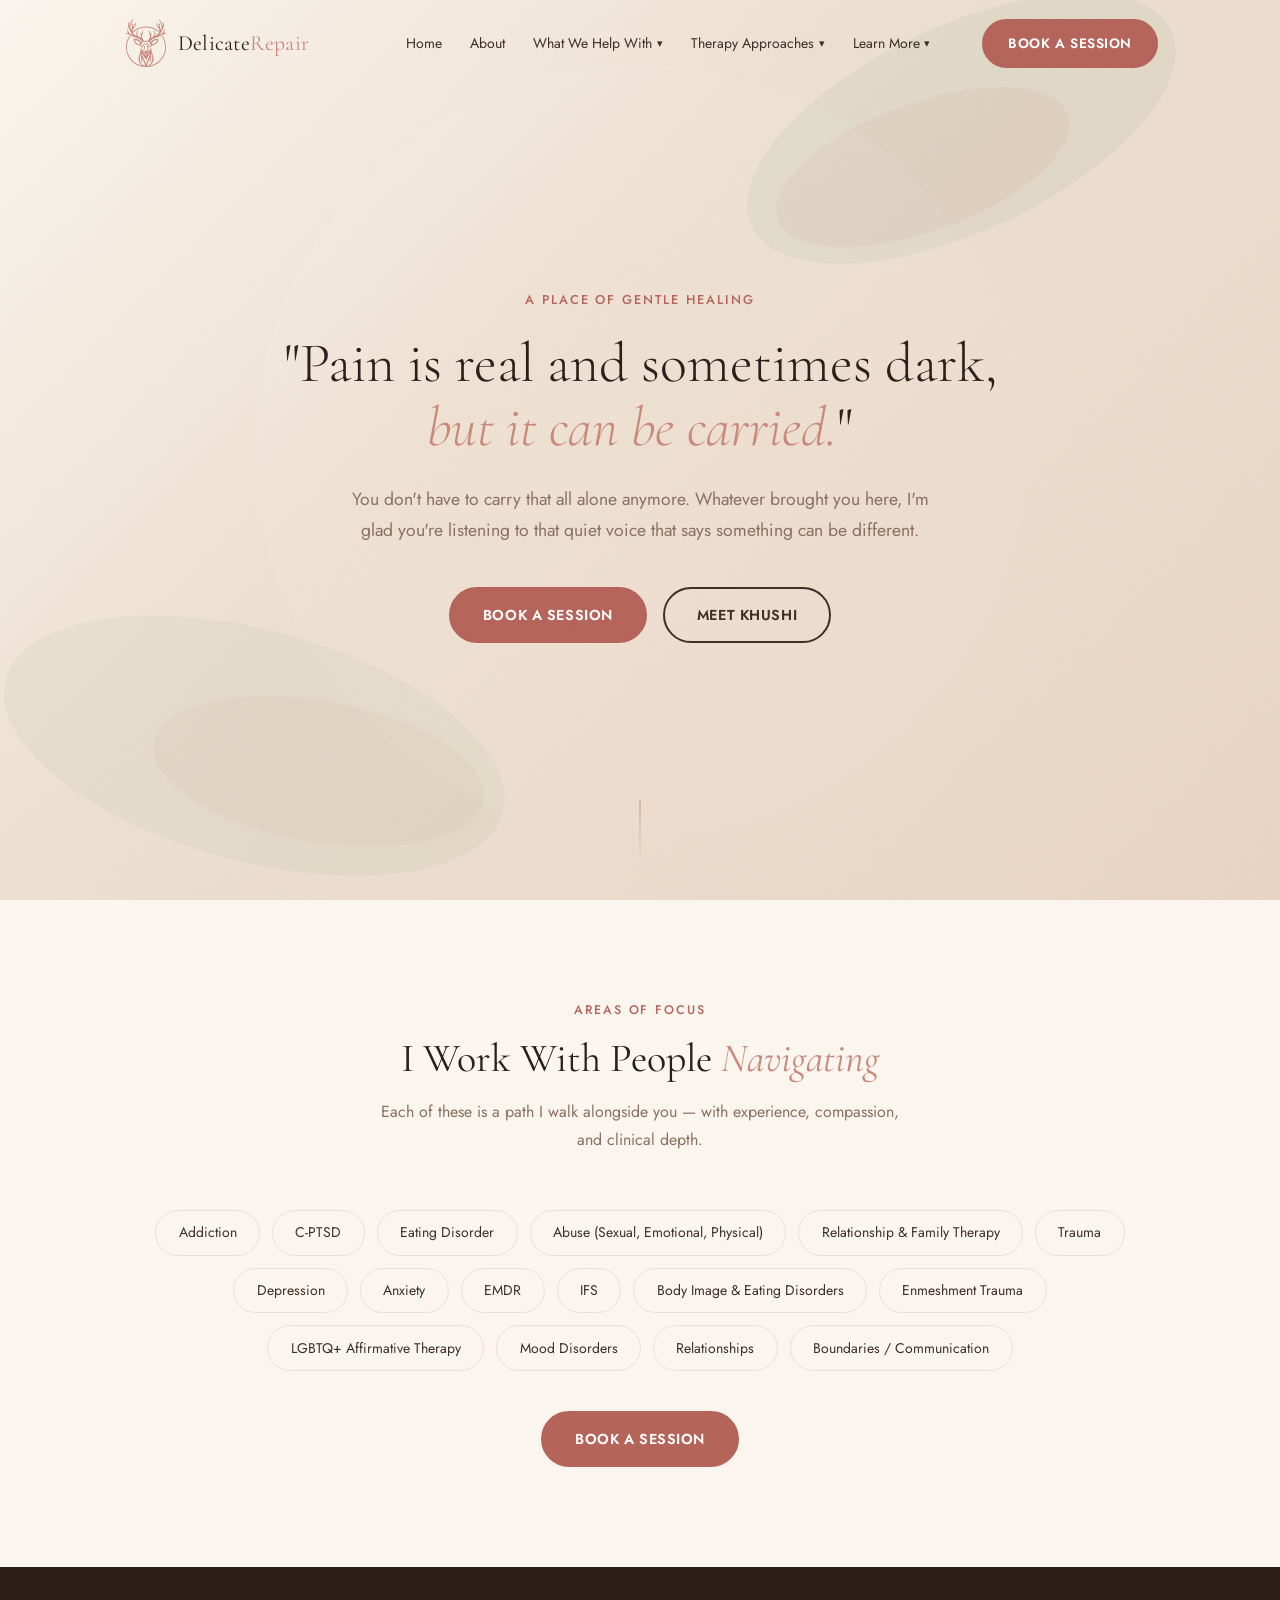
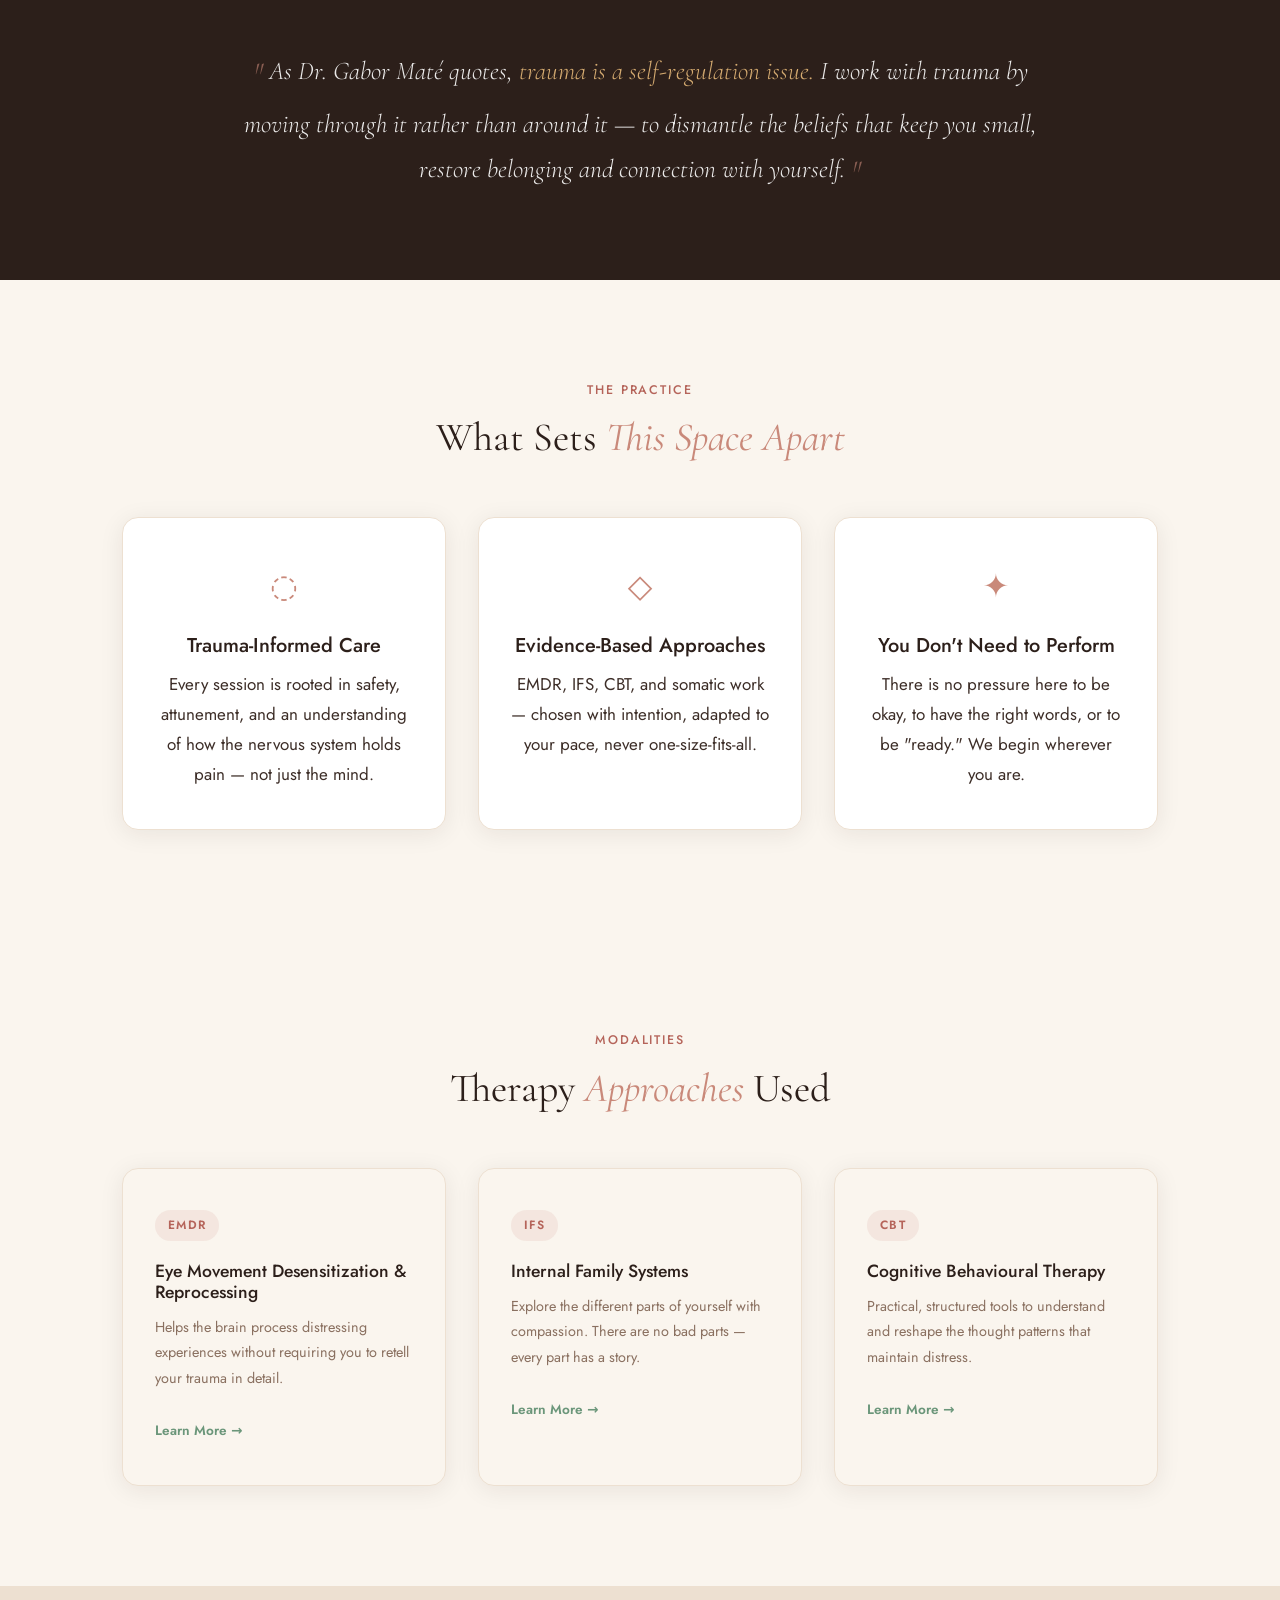
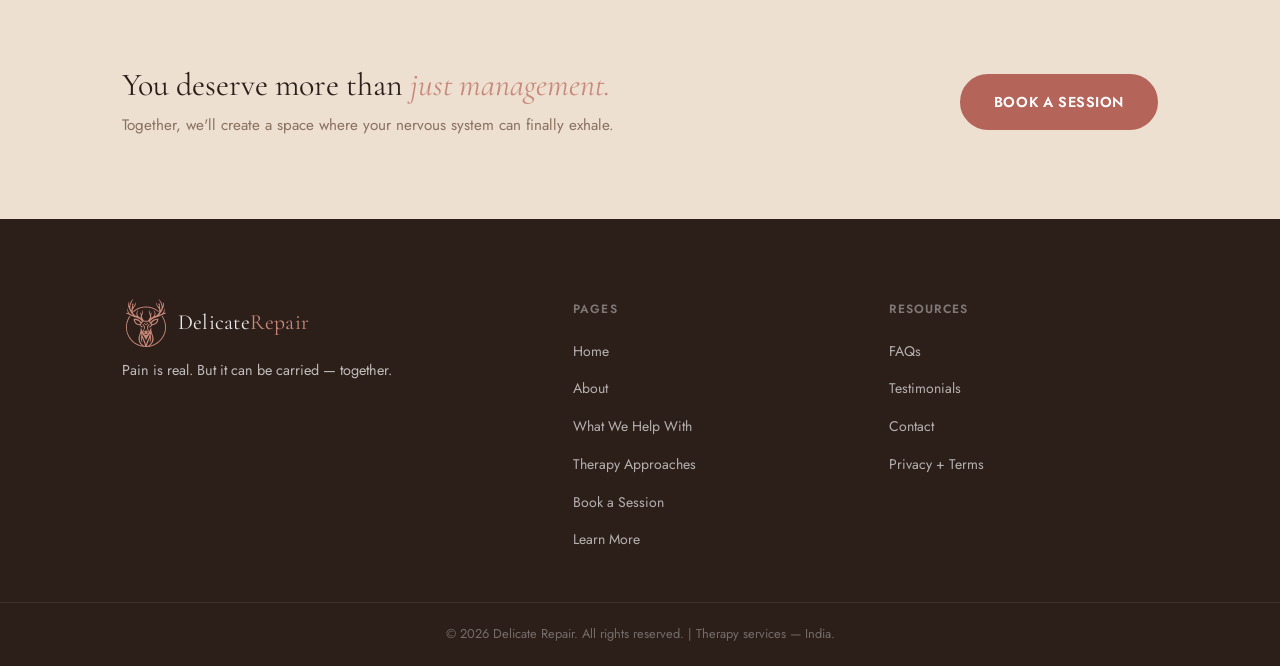
<file: index.html>
<!doctype html>
<html lang="en">
  <head>
    <meta charset="UTF-8" />
    <meta name="viewport" content="width=device-width, initial-scale=1.0" />
    <title>Delicate Repair — Compassionate Therapy by Khushi</title>
    <meta name="description" content="Delicate Repair is a private therapy practice by Khushi — a trauma-informed therapist based in India. Individual, couples, and family therapy rooted in compassion and healing." />
    <link rel="preconnect" href="https://fonts.googleapis.com" />
    <link rel="preconnect" href="https://fonts.gstatic.com" crossorigin />
    <link href="https://fonts.googleapis.com/css2?family=Cormorant+Garamond:ital,wght@0,300;0,400;0,500;0,600;1,300;1,400;1,500&family=Jost:wght@300;400;500;600&display=swap" rel="stylesheet" />
    <link rel="stylesheet" href="style.css" />
  </head>
  <body>
    <div class="grain-overlay" aria-hidden="true"></div>

    <!-- NAVBAR -->
    <nav class="navbar" id="navbar">
      <div class="nav-container">
        <a href="./index.html" class="nav-logo">
          <img src="./logo2.svg" alt="Delicate Repair Logo" class="logo-mark" />
          <span class="logo-text">Delicate<em>Repair</em></span>
        </a>
        <ul class="nav-links" id="nav-links">
          <li><a href="./index.html">Home</a></li>
          <li><a href="./about.html">About</a></li>
          <li class="has-dropdown">
            <a href="./specialties.html">What We Help With <span class="dropdown-arrow">▾</span></a>
            <ul class="dropdown">
              <li><a href="./specialties/trauma.html">Trauma</a></li>
              <li><a href="./specialties/anxiety.html">Anxiety</a></li>
              <li><a href="./specialties/depression.html">Depression</a></li>
              <li><a href="./specialties/eating-disorders.html">Eating Disorders</a></li>
              <li><a href="./specialties/addiction.html">Addiction</a></li>
              <li><a href="./specialties/couples-therapy.html">Couples Therapy</a></li>
              <li><a href="./specialties.html">All Specialties →</a></li>
            </ul>
          </li>
          <li class="has-dropdown">
            <a href="./approaches.html">Therapy Approaches <span class="dropdown-arrow">▾</span></a>
            <ul class="dropdown">
              <li><a href="./approaches/emdr.html">EMDR</a></li>
              <li><a href="./approaches/ifs.html">Internal Family Systems</a></li>
            </ul>
          </li>
          <li class="has-dropdown">
            <a href="./learn.html">Learn More <span class="dropdown-arrow">▾</span></a>
            <ul class="dropdown">
              <li><a href="/learn.html#faqs">FAQs</a></li>
              <li><a href="/learn.html#testimonials">Testimonials</a></li>
              <li><a href="/learn.html#contact">Contact</a></li>
            </ul>
          </li>
        </ul>
        <a href="./book.html" class="btn-primary nav-cta">Book a Session</a>
        <button class="hamburger" id="hamburger" aria-label="Toggle menu">
          <span></span><span></span><span></span>
        </button>
      </div>
    </nav>

    <!-- HERO -->
    <section class="hero" id="home">
      <div class="hero-bg">
        <div class="hero-gradient"></div>
        <div class="hero-botanical" aria-hidden="true">
          <svg viewBox="0 0 800 700" fill="none" xmlns="http://www.w3.org/2000/svg" class="hero-svg">
            <ellipse cx="650" cy="100" rx="180" ry="80" fill="#8FAF8E" opacity="0.12" transform="rotate(-25 650 100)"/>
            <ellipse cx="620" cy="130" rx="120" ry="50" fill="#C9897A" opacity="0.10" transform="rotate(-20 620 130)"/>
            <ellipse cx="100" cy="580" rx="200" ry="90" fill="#8FAF8E" opacity="0.10" transform="rotate(15 100 580)"/>
            <ellipse cx="150" cy="600" rx="130" ry="55" fill="#C9897A" opacity="0.08" transform="rotate(10 150 600)"/>
            <circle cx="400" cy="350" r="300" fill="#FAF5EE" opacity="0.04"/>
          </svg>
        </div>
      </div>
      <div class="hero-content fade-in">
        <p class="hero-eyebrow">A place of gentle healing</p>
        <h1 class="hero-title">"Pain is real and sometimes dark, <em>but it can be carried.</em>"</h1>
        <p class="hero-sub">
          You don't have to carry that all alone anymore. Whatever brought you here, I'm glad you're listening to that quiet voice that says something can be different.
        </p>
        <div class="hero-actions">
          <a href="./book.html" class="btn-primary">Book a Session</a>
          <a href="./about.html" class="btn-ghost">Meet Khushi</a>
        </div>
      </div>
      <a href="#works-with" class="scroll-indicator" aria-label="Scroll down">
        <span class="scroll-line"></span>
      </a>
    </section>

    <!-- WORKS WITH -->
    <section class="section works-with" id="works-with">
      <div class="container">
        <div class="section-header fade-in">
          <p class="section-eyebrow">Areas of Focus</p>
          <h2 class="section-title">I Work With People <em>Navigating</em></h2>
          <p class="section-sub">Each of these is a path I walk alongside you — with experience, compassion, and clinical depth.</p>
        </div>
        <div class="pills-grid fade-in" style="--delay:0.2s">
          <a href="./specialties/addiction.html" class="pill-tag">Addiction</a>
          <a href="/specialties/c-ptsd.html" class="pill-tag">C-PTSD</a>
          <a href="./specialties/eating-disorders.html" class="pill-tag">Eating Disorder</a>
          <a href="./specialties/abuse.html" class="pill-tag">Abuse (Sexual, Emotional, Physical)</a>
          <a href="./specialties/relationships.html" class="pill-tag">Relationship & Family Therapy</a>
          <a href="./specialties/trauma.html" class="pill-tag">Trauma</a>
          <a href="./specialties/depression.html" class="pill-tag">Depression</a>
          <a href="./specialties/anxiety.html" class="pill-tag">Anxiety</a>
          <a href="./approaches/emdr.html" class="pill-tag">EMDR</a>
          <a href="./approaches/ifs.html" class="pill-tag">IFS</a>
          <a href="./specialties/eating-disorders.html" class="pill-tag">Body Image & Eating Disorders</a>
          <a href="./specialties/enmeshment-trauma.html" class="pill-tag">Enmeshment Trauma</a>
          <a href="./specialties/lgbtq.html" class="pill-tag">LGBTQ+ Affirmative Therapy</a>
          <a href="./specialties/mood-disorders.html" class="pill-tag">Mood Disorders</a>
          <a href="./specialties/relationships.html" class="pill-tag">Relationships</a>
          <a href="./specialties/boundaries.html" class="pill-tag">Boundaries / Communication</a>
        </div>
        <div class="section-cta fade-in" style="--delay:0.35s">
          <a href="./book.html" class="btn-primary">Book a Session</a>
        </div>
      </div>
    </section>

    <!-- PHILOSOPHY QUOTE BAND -->
    <section class="quote-band">
      <div class="container">
        <blockquote class="pull-quote fade-in">
          <span class="quote-mark">"</span>
          As Dr. Gabor Maté quotes, <em>trauma is a self-regulation issue.</em> I work with trauma by moving through it rather than around it — to dismantle the beliefs that keep you small, restore belonging and connection with yourself.
          <span class="quote-mark">"</span>
        </blockquote>
      </div>
    </section>

    <!-- THREE PILLARS -->
    <section class="section pillars">
      <div class="container">
        <div class="section-header fade-in">
          <p class="section-eyebrow">The Practice</p>
          <h2 class="section-title">What Sets <em>This Space Apart</em></h2>
        </div>
        <div class="pillars-grid">
          <div class="pillar-card fade-in">
            <div class="pillar-icon">◌</div>
            <h3>Trauma-Informed Care</h3>
            <p>Every session is rooted in safety, attunement, and an understanding of how the nervous system holds pain — not just the mind.</p>
          </div>
          <div class="pillar-card fade-in" style="--delay:0.15s">
            <div class="pillar-icon">◇</div>
            <h3>Evidence-Based Approaches</h3>
            <p>EMDR, IFS, CBT, and somatic work — chosen with intention, adapted to your pace, never one-size-fits-all.</p>
          </div>
          <div class="pillar-card fade-in" style="--delay:0.3s">
            <div class="pillar-icon">✦</div>
            <h3>You Don't Need to Perform</h3>
            <p>There is no pressure here to be okay, to have the right words, or to be "ready." We begin wherever you are.</p>
          </div>
        </div>
      </div>
    </section>

    <!-- APPROACHES TEASER -->
    <section class="section approaches-teaser">
      <div class="container">
        <div class="section-header fade-in">
          <p class="section-eyebrow">Modalities</p>
          <h2 class="section-title">Therapy <em>Approaches</em> Used</h2>
        </div>
        <div class="approach-cards">
          <a href="./approaches/emdr.html" class="approach-card fade-in">
            <span class="approach-abbr">EMDR</span>
            <h3>Eye Movement Desensitization & Reprocessing</h3>
            <p>Helps the brain process distressing experiences without requiring you to retell your trauma in detail.</p>
            <span class="approach-link">Learn More →</span>
          </a>
          <a href="./approaches/ifs.html" class="approach-card fade-in" style="--delay:0.15s">
            <span class="approach-abbr">IFS</span>
            <h3>Internal Family Systems</h3>
            <p>Explore the different parts of yourself with compassion. There are no bad parts — every part has a story.</p>
            <span class="approach-link">Learn More →</span>
          </a>
          <a href="./specialties.html" class="approach-card fade-in" style="--delay:0.3s">
            <span class="approach-abbr">CBT</span>
            <h3>Cognitive Behavioural Therapy</h3>
            <p>Practical, structured tools to understand and reshape the thought patterns that maintain distress.</p>
            <span class="approach-link">Learn More →</span>
          </a>
        </div>
      </div>
    </section>

    <!-- CTA BAND -->
    <section class="cta-band fade-in">
      <div class="container cta-band-inner">
        <div>
          <h2 class="cta-band-title">You deserve more than <em>just management.</em></h2>
          <p class="cta-band-sub">Together, we'll create a space where your nervous system can finally exhale.</p>
        </div>
        <a href="./book.html" class="btn-primary">Book a Session</a>
      </div>
    </section>

    <!-- FOOTER -->
    <footer class="footer">
      <div class="container footer-inner">
        <div class="footer-brand">
          <a href="./index.html" class="nav-logo">
            <img src="./logo2.svg" alt="Delicate Repair Logo" class="logo-mark" />
            <span class="logo-text">Delicate<em>Repair</em></span>
          </a>
          <p class="footer-tagline">Pain is real. But it can be carried — together.</p>
        </div>
        <div class="footer-col">
          <p class="footer-col-title">Pages</p>
          <ul>
            <li><a href="./index.html">Home</a></li>
            <li><a href="./about.html">About</a></li>
            <li><a href="./specialties.html">What We Help With</a></li>
            <li><a href="./approaches.html">Therapy Approaches</a></li>
            <li><a href="./book.html">Book a Session</a></li>
            <li><a href="./learn.html">Learn More</a></li>
          </ul>
        </div>
        <div class="footer-col">
          <p class="footer-col-title">Resources</p>
          <ul>
            <li><a href="/learn.html#faqs">FAQs</a></li>
            <li><a href="/learn.html#testimonials">Testimonials</a></li>
            <li><a href="/learn.html#contact">Contact</a></li>
            <li><a href="/learn.html#privacy">Privacy + Terms</a></li>
          </ul>
        </div>
      </div>
      <div class="footer-bottom">
        <p>© 2026 Delicate Repair. All rights reserved. | Therapy services — India.</p>
      </div>
    </footer>

    <script src="script.js"></script>
  </body>
</html>
</file>
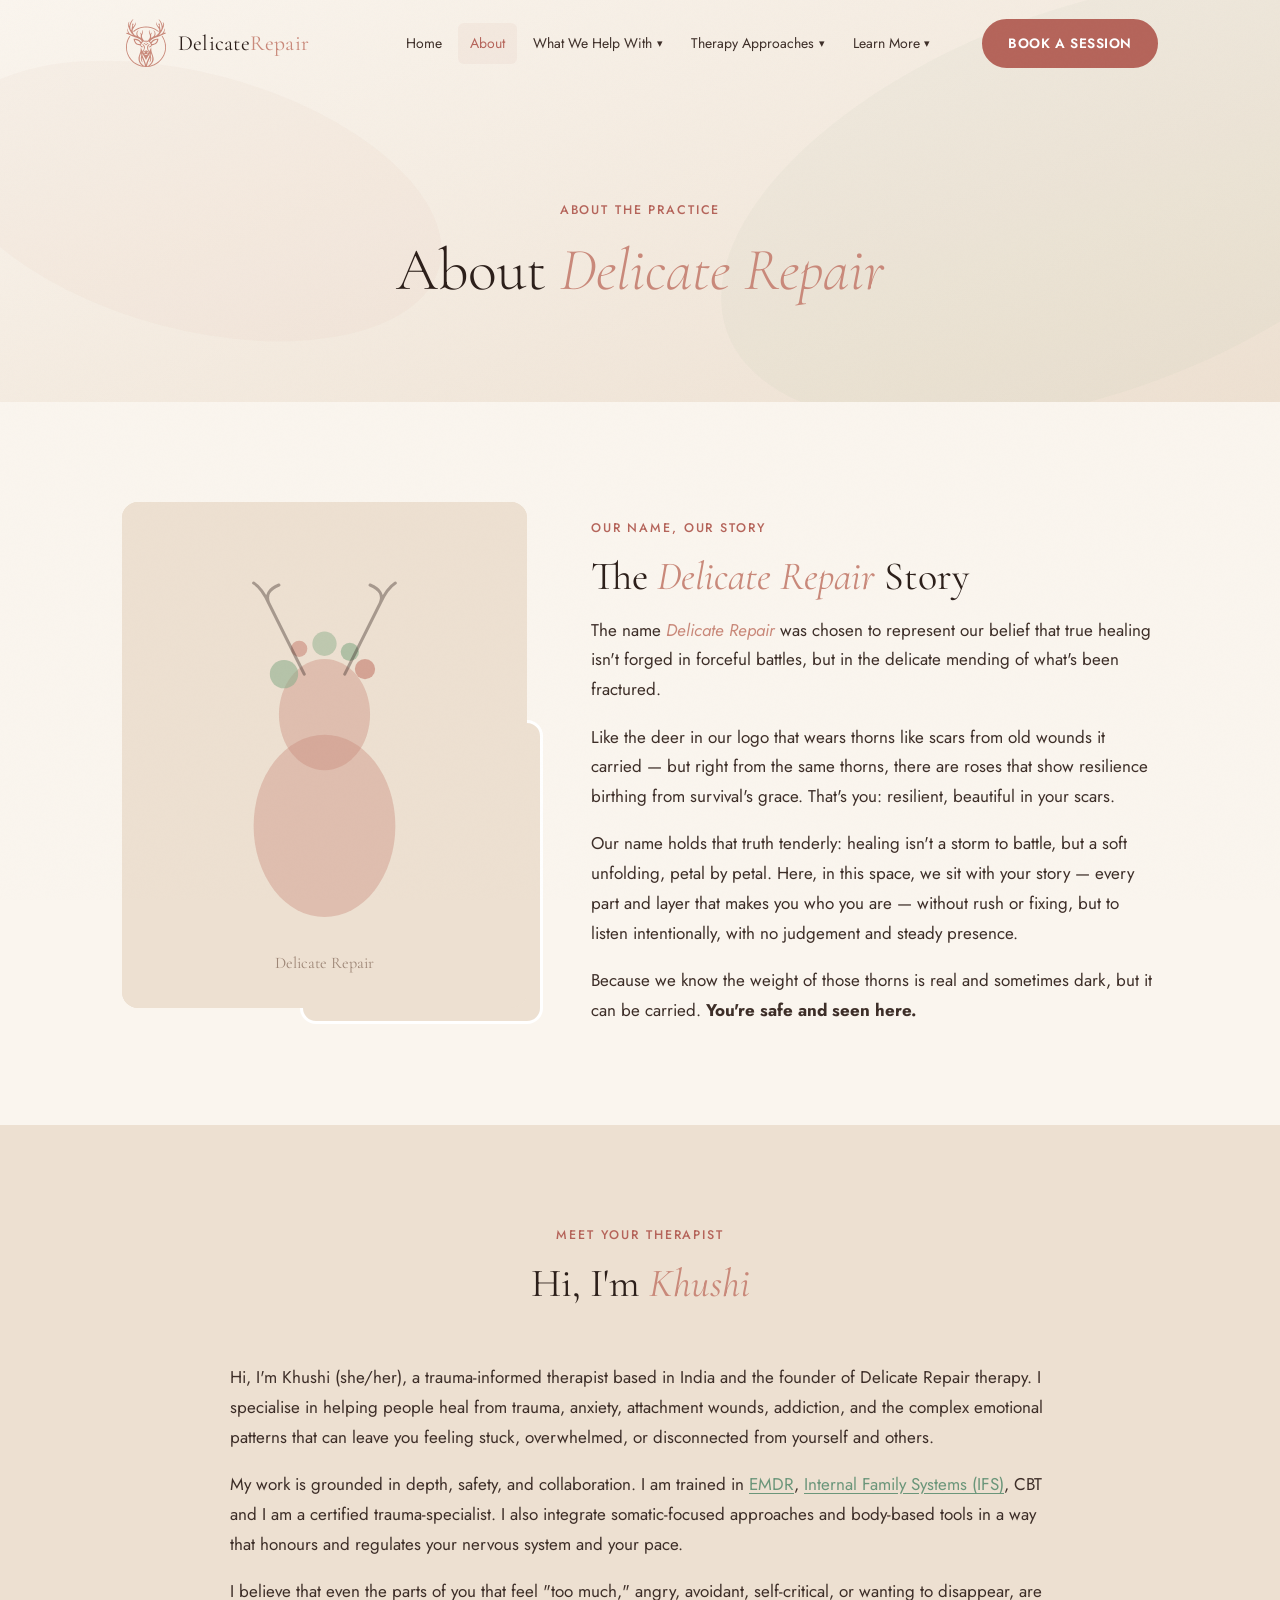
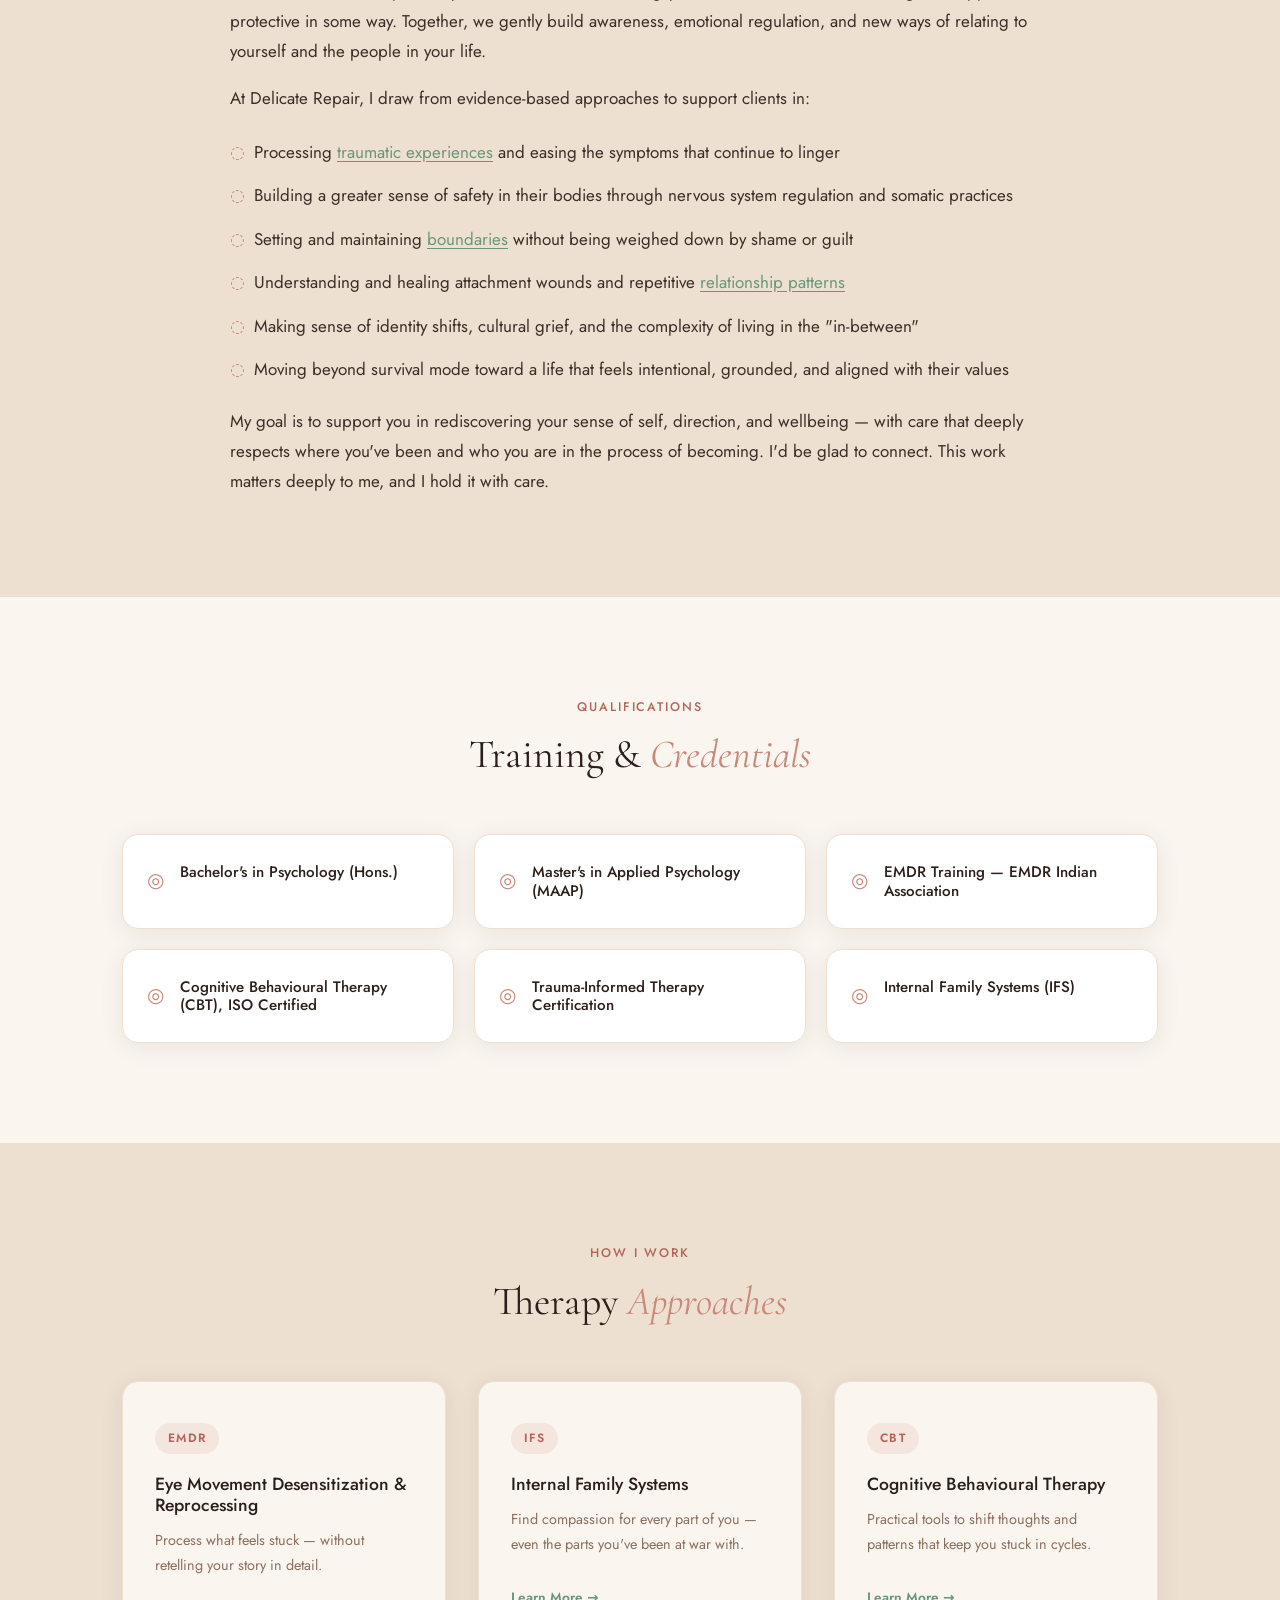
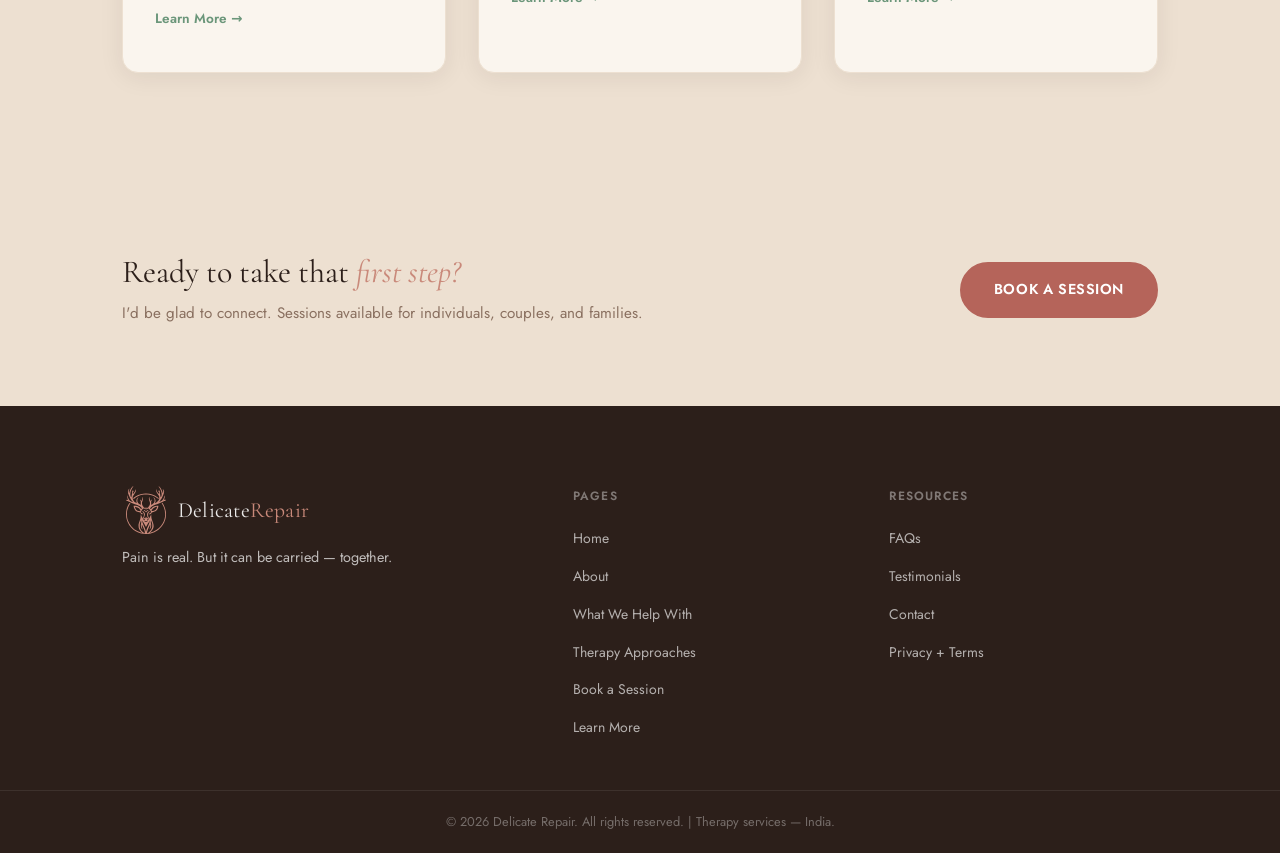
<file: about.html>
<!doctype html>
<html lang="en">
  <head>
    <meta charset="UTF-8" />
    <meta name="viewport" content="width=device-width, initial-scale=1.0" />
    <title>About Khushi — Delicate Repair</title>
    <meta name="description" content="Meet Khushi, a trauma-informed therapist and founder of Delicate Repair. Trained in EMDR, IFS, and CBT — based in India." />
    <link rel="preconnect" href="https://fonts.googleapis.com" />
    <link rel="preconnect" href="https://fonts.gstatic.com" crossorigin />
    <link href="https://fonts.googleapis.com/css2?family=Cormorant+Garamond:ital,wght@0,300;0,400;0,500;0,600;1,300;1,400;1,500&family=Jost:wght@300;400;500;600&display=swap" rel="stylesheet" />
    <link rel="stylesheet" href="./style.css" />
  </head>
  <body>
    <div class="grain-overlay" aria-hidden="true"></div>
    <nav class="navbar" id="navbar">
      <div class="nav-container">
        <a href="./index.html" class="nav-logo"><img src="/logo2.svg" alt="Delicate Repair Logo" class="logo-mark" /><span class="logo-text">Delicate<em>Repair</em></span></a>
        <ul class="nav-links" id="nav-links">
          <li><a href="./index.html">Home</a></li>
          <li><a href="./about.html" class="active">About</a></li>
          <li class="has-dropdown"><a href="./specialties.html">What We Help With <span class="dropdown-arrow">▾</span></a>
            <ul class="dropdown">
              <li><a href="./specialties/trauma.html">Trauma</a></li>
              <li><a href="./specialties/anxiety.html">Anxiety</a></li>
              <li><a href="./specialties/depression.html">Depression</a></li>
              <li><a href="./specialties/eating-disorders.html">Eating Disorders</a></li>
              <li><a href="./specialties/addiction.html">Addiction</a></li>
              <li><a href="./specialties/couples-therapy.html">Couples Therapy</a></li>
              <li><a href="./specialties.html">All Specialties →</a></li>
            </ul>
          </li>
          <li class="has-dropdown"><a href="./approaches.html">Therapy Approaches <span class="dropdown-arrow">▾</span></a>
            <ul class="dropdown">
              <li><a href="./approaches/emdr.html">EMDR</a></li>
              <li><a href="./approaches/ifs.html">Internal Family Systems</a></li>
            </ul>
          </li>
          <li class="has-dropdown"><a href="./learn.html">Learn More <span class="dropdown-arrow">▾</span></a>
            <ul class="dropdown">
              <li><a href="/learn.html#faqs">FAQs</a></li>
              <li><a href="/learn.html#testimonials">Testimonials</a></li>
              <li><a href="/learn.html#contact">Contact</a></li>
            </ul>
          </li>
        </ul>
        <a href="./book.html" class="btn-primary nav-cta">Book a Session</a>
        <button class="hamburger" id="hamburger" aria-label="Toggle menu"><span></span><span></span><span></span></button>
      </div>
    </nav>

    <!-- PAGE HERO -->
    <section class="page-hero">
      <div class="container">
        <p class="section-eyebrow fade-in">About the Practice</p>
        <h1 class="page-hero-title fade-in" style="--delay:0.1s">About <em>Delicate Repair</em></h1>
      </div>
    </section>

    <!-- BRAND STORY -->
    <section class="section brand-story">
      <div class="container about-container">
        <div class="about-image fade-in">
          <div class="about-img-placeholder">
            <svg viewBox="0 0 400 500" fill="none" xmlns="http://www.w3.org/2000/svg">
              <rect width="400" height="500" fill="#EDE0D1"/>
              <!-- Deer silhouette (simplified) -->
              <ellipse cx="200" cy="320" rx="70" ry="90" fill="#C9897A" opacity="0.4"/>
              <ellipse cx="200" cy="210" rx="45" ry="55" fill="#C9897A" opacity="0.4"/>
              <!-- Thorns/roses -->
              <circle cx="160" cy="170" r="14" fill="#8FAF8E" opacity="0.6"/>
              <circle cx="240" cy="165" r="10" fill="#C9897A" opacity="0.7"/>
              <circle cx="200" cy="140" r="12" fill="#8FAF8E" opacity="0.5"/>
              <circle cx="175" cy="145" r="8" fill="#C9897A" opacity="0.6"/>
              <circle cx="225" cy="148" r="9" fill="#8FAF8E" opacity="0.65"/>
              <!-- Antlers -->
              <path d="M180 170 Q160 130 145 100 M145 100 Q138 85 130 80 M145 100 Q140 88 155 82" stroke="#3D2E28" stroke-width="3" stroke-linecap="round" fill="none" opacity="0.4"/>
              <path d="M220 170 Q240 130 255 100 M255 100 Q262 85 270 80 M255 100 Q260 88 245 82" stroke="#3D2E28" stroke-width="3" stroke-linecap="round" fill="none" opacity="0.4"/>
              <text x="200" y="460" text-anchor="middle" font-family="Cormorant Garamond" font-size="16" fill="#8A7060" opacity="0.8">Delicate Repair</text>
            </svg>
          </div>
          <div class="about-img-accent"></div>
        </div>
        <div class="about-content fade-in" style="--delay:0.2s">
          <p class="section-eyebrow">Our Name, Our Story</p>
          <h2 class="section-title">The <em>Delicate Repair</em> Story</h2>
          <p>The name <em>Delicate Repair</em> was chosen to represent our belief that true healing isn't forged in forceful battles, but in the delicate mending of what's been fractured.</p>
          <p>Like the deer in our logo that wears thorns like scars from old wounds it carried — but right from the same thorns, there are roses that show resilience birthing from survival's grace. That's you: resilient, beautiful in your scars.</p>
          <p>Our name holds that truth tenderly: healing isn't a storm to battle, but a soft unfolding, petal by petal. Here, in this space, we sit with your story — every part and layer that makes you who you are — without rush or fixing, but to listen intentionally, with no judgement and steady presence.</p>
          <p>Because we know the weight of those thorns is real and sometimes dark, but it can be carried. <strong>You're safe and seen here.</strong></p>
        </div>
      </div>
    </section>

    <!-- FOUNDER BIO -->
    <section class="section bio-section" style="background: var(--linen);">
      <div class="container">
        <div class="section-header fade-in">
          <p class="section-eyebrow">Meet Your Therapist</p>
          <h2 class="section-title">Hi, I'm <em>Khushi</em></h2>
        </div>
        <div class="bio-content fade-in" style="--delay:0.15s">
          <p>Hi, I'm Khushi (she/her), a trauma-informed therapist based in India and the founder of Delicate Repair therapy. I specialise in helping people heal from trauma, anxiety, attachment wounds, addiction, and the complex emotional patterns that can leave you feeling stuck, overwhelmed, or disconnected from yourself and others.</p>
          <p>My work is grounded in depth, safety, and collaboration. I am trained in <a href="./approaches/emdr.html">EMDR</a>, <a href="./approaches/ifs.html">Internal Family Systems (IFS)</a>, CBT and I am a certified trauma-specialist. I also integrate somatic-focused approaches and body-based tools in a way that honours and regulates your nervous system and your pace.</p>
          <p>I believe that even the parts of you that feel "too much," angry, avoidant, self-critical, or wanting to disappear, are protective in some way. Together, we gently build awareness, emotional regulation, and new ways of relating to yourself and the people in your life.</p>
          <p>At Delicate Repair, I draw from evidence-based approaches to support clients in:</p>
          <ul class="bio-list">
            <li>Processing <a href="./specialties/trauma.html">traumatic experiences</a> and easing the symptoms that continue to linger</li>
            <li>Building a greater sense of safety in their bodies through nervous system regulation and somatic practices</li>
            <li>Setting and maintaining <a href="./specialties/boundaries.html">boundaries</a> without being weighed down by shame or guilt</li>
            <li>Understanding and healing attachment wounds and repetitive <a href="./specialties/relationships.html">relationship patterns</a></li>
            <li>Making sense of identity shifts, cultural grief, and the complexity of living in the "in-between"</li>
            <li>Moving beyond survival mode toward a life that feels intentional, grounded, and aligned with their values</li>
          </ul>
          <p>My goal is to support you in rediscovering your sense of self, direction, and wellbeing — with care that deeply respects where you've been and who you are in the process of becoming. I'd be glad to connect. This work matters deeply to me, and I hold it with care.</p>
        </div>
      </div>
    </section>

    <!-- CREDENTIALS -->
    <section class="section credentials-section">
      <div class="container">
        <div class="section-header fade-in">
          <p class="section-eyebrow">Qualifications</p>
          <h2 class="section-title">Training & <em>Credentials</em></h2>
        </div>
        <div class="credentials-grid">
          <div class="credential-card fade-in">
            <div class="cred-icon">◎</div>
            <h3>Bachelor's in Psychology (Hons.)</h3>
          </div>
          <div class="credential-card fade-in" style="--delay:0.1s">
            <div class="cred-icon">◎</div>
            <h3>Master's in Applied Psychology (MAAP)</h3>
          </div>
          <div class="credential-card fade-in" style="--delay:0.2s">
            <div class="cred-icon">◎</div>
            <h3>EMDR Training — EMDR Indian Association</h3>
          </div>
          <div class="credential-card fade-in" style="--delay:0.3s">
            <div class="cred-icon">◎</div>
            <h3>Cognitive Behavioural Therapy (CBT), ISO Certified</h3>
          </div>
          <div class="credential-card fade-in" style="--delay:0.4s">
            <div class="cred-icon">◎</div>
            <h3>Trauma-Informed Therapy Certification</h3>
          </div>
          <div class="credential-card fade-in" style="--delay:0.5s">
            <div class="cred-icon">◎</div>
            <h3>Internal Family Systems (IFS)</h3>
          </div>
        </div>
      </div>
    </section>

    <!-- MODALITIES -->
    <section class="section modalities-section" style="background: var(--linen);">
      <div class="container">
        <div class="section-header fade-in">
          <p class="section-eyebrow">How I Work</p>
          <h2 class="section-title">Therapy <em>Approaches</em></h2>
        </div>
        <div class="approach-cards">
          <a href="./approaches/emdr.html" class="approach-card fade-in">
            <span class="approach-abbr">EMDR</span>
            <h3>Eye Movement Desensitization & Reprocessing</h3>
            <p>Process what feels stuck — without retelling your story in detail.</p>
            <span class="approach-link">Learn More →</span>
          </a>
          <a href="./approaches/ifs.html" class="approach-card fade-in" style="--delay:0.15s">
            <span class="approach-abbr">IFS</span>
            <h3>Internal Family Systems</h3>
            <p>Find compassion for every part of you — even the parts you've been at war with.</p>
            <span class="approach-link">Learn More →</span>
          </a>
          <a href="./specialties.html" class="approach-card fade-in" style="--delay:0.3s">
            <span class="approach-abbr">CBT</span>
            <h3>Cognitive Behavioural Therapy</h3>
            <p>Practical tools to shift thoughts and patterns that keep you stuck in cycles.</p>
            <span class="approach-link">Learn More →</span>
          </a>
        </div>
      </div>
    </section>

    <!-- CTA BAND -->
    <section class="cta-band fade-in">
      <div class="container cta-band-inner">
        <div>
          <h2 class="cta-band-title">Ready to take that <em>first step?</em></h2>
          <p class="cta-band-sub">I'd be glad to connect. Sessions available for individuals, couples, and families.</p>
        </div>
        <a href="./book.html" class="btn-primary">Book a Session</a>
      </div>
    </section>

    <!-- FOOTER -->
    <footer class="footer">
      <div class="container footer-inner">
        <div class="footer-brand">
          <a href="./index.html" class="nav-logo"><img src="/logo2.svg" alt="Delicate Repair Logo" class="logo-mark" /><span class="logo-text">Delicate<em>Repair</em></span></a>
          <p class="footer-tagline">Pain is real. But it can be carried — together.</p>
        </div>
        <div class="footer-col">
          <p class="footer-col-title">Pages</p>
          <ul>
            <li><a href="./index.html">Home</a></li>
            <li><a href="./about.html">About</a></li>
            <li><a href="./specialties.html">What We Help With</a></li>
            <li><a href="./approaches.html">Therapy Approaches</a></li>
            <li><a href="./book.html">Book a Session</a></li>
            <li><a href="./learn.html">Learn More</a></li>
          </ul>
        </div>
        <div class="footer-col">
          <p class="footer-col-title">Resources</p>
          <ul>
            <li><a href="/learn.html#faqs">FAQs</a></li>
            <li><a href="/learn.html#testimonials">Testimonials</a></li>
            <li><a href="/learn.html#contact">Contact</a></li>
            <li><a href="/learn.html#privacy">Privacy + Terms</a></li>
          </ul>
        </div>
      </div>
      <div class="footer-bottom">
        <p>© 2026 Delicate Repair. All rights reserved. | Therapy services — India.</p>
      </div>
    </footer>
    <script src="./script.js"></script>
  </body>
</html>
</file>
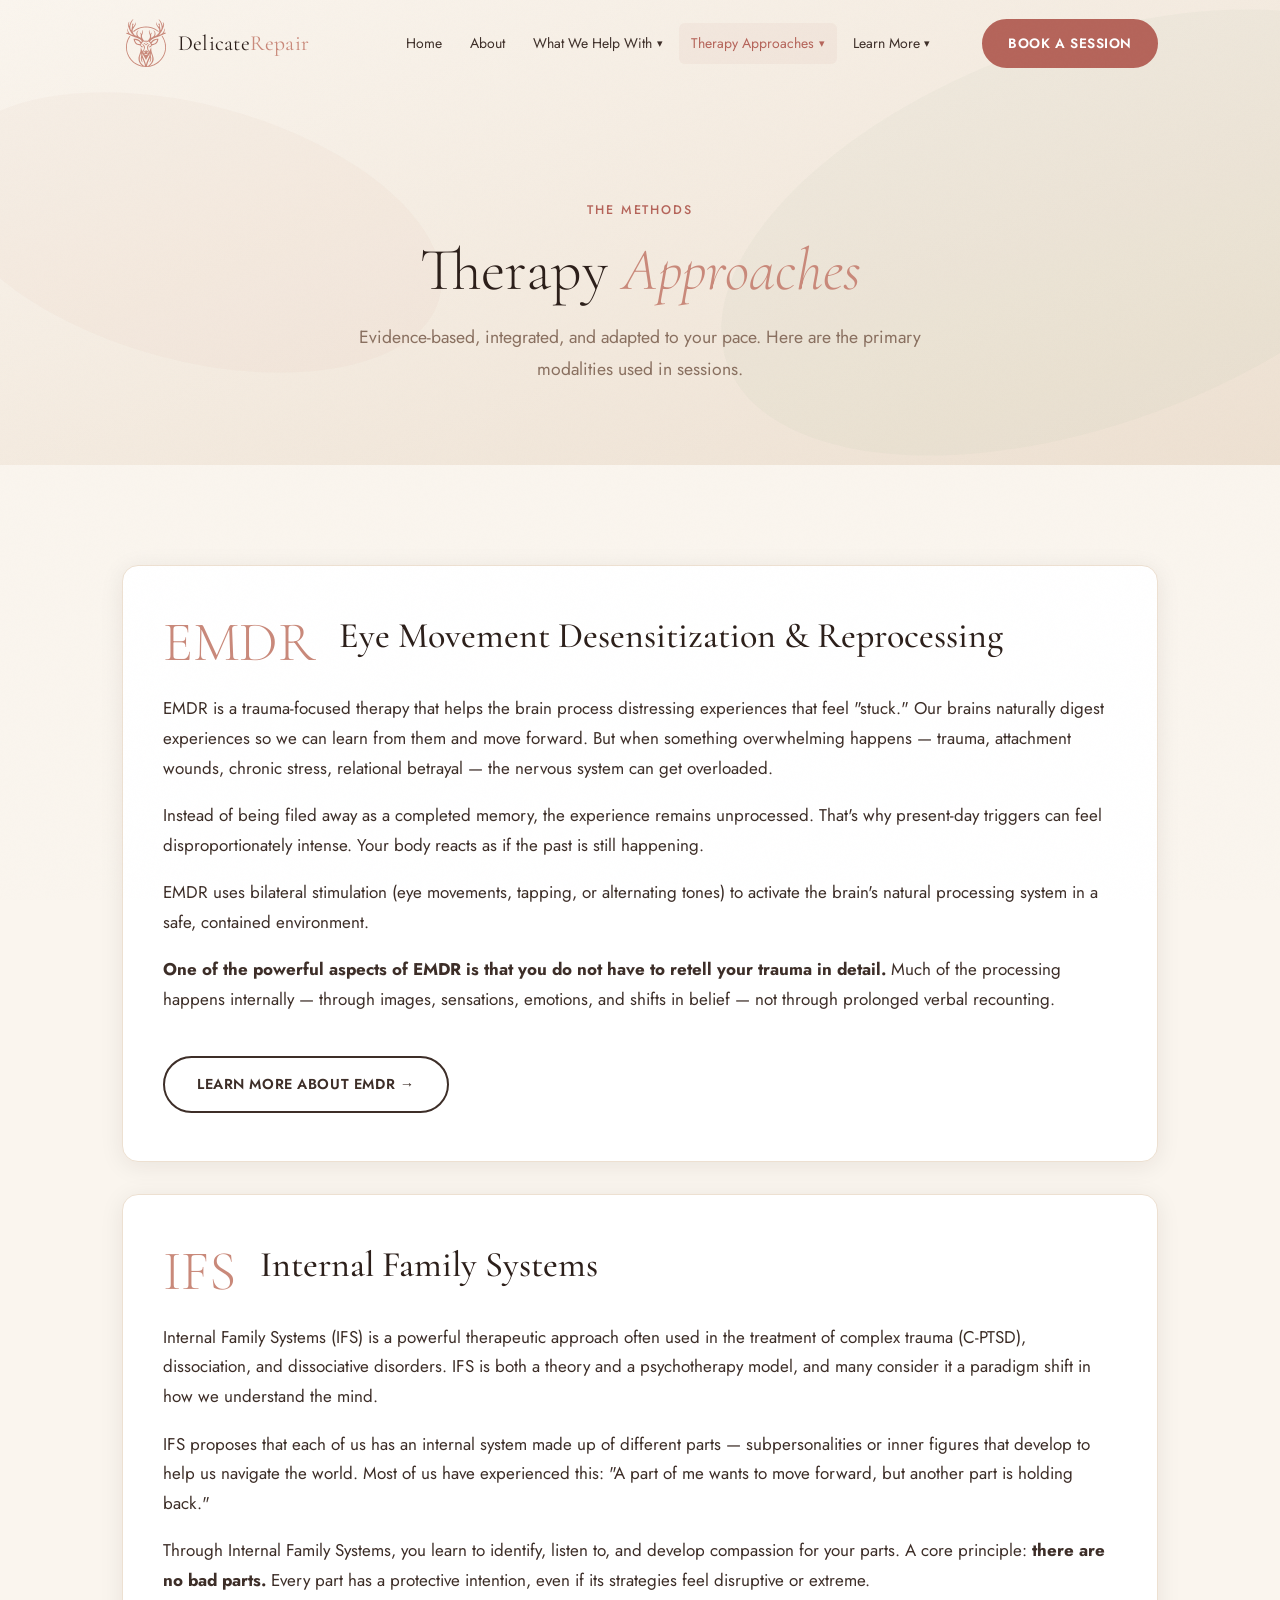
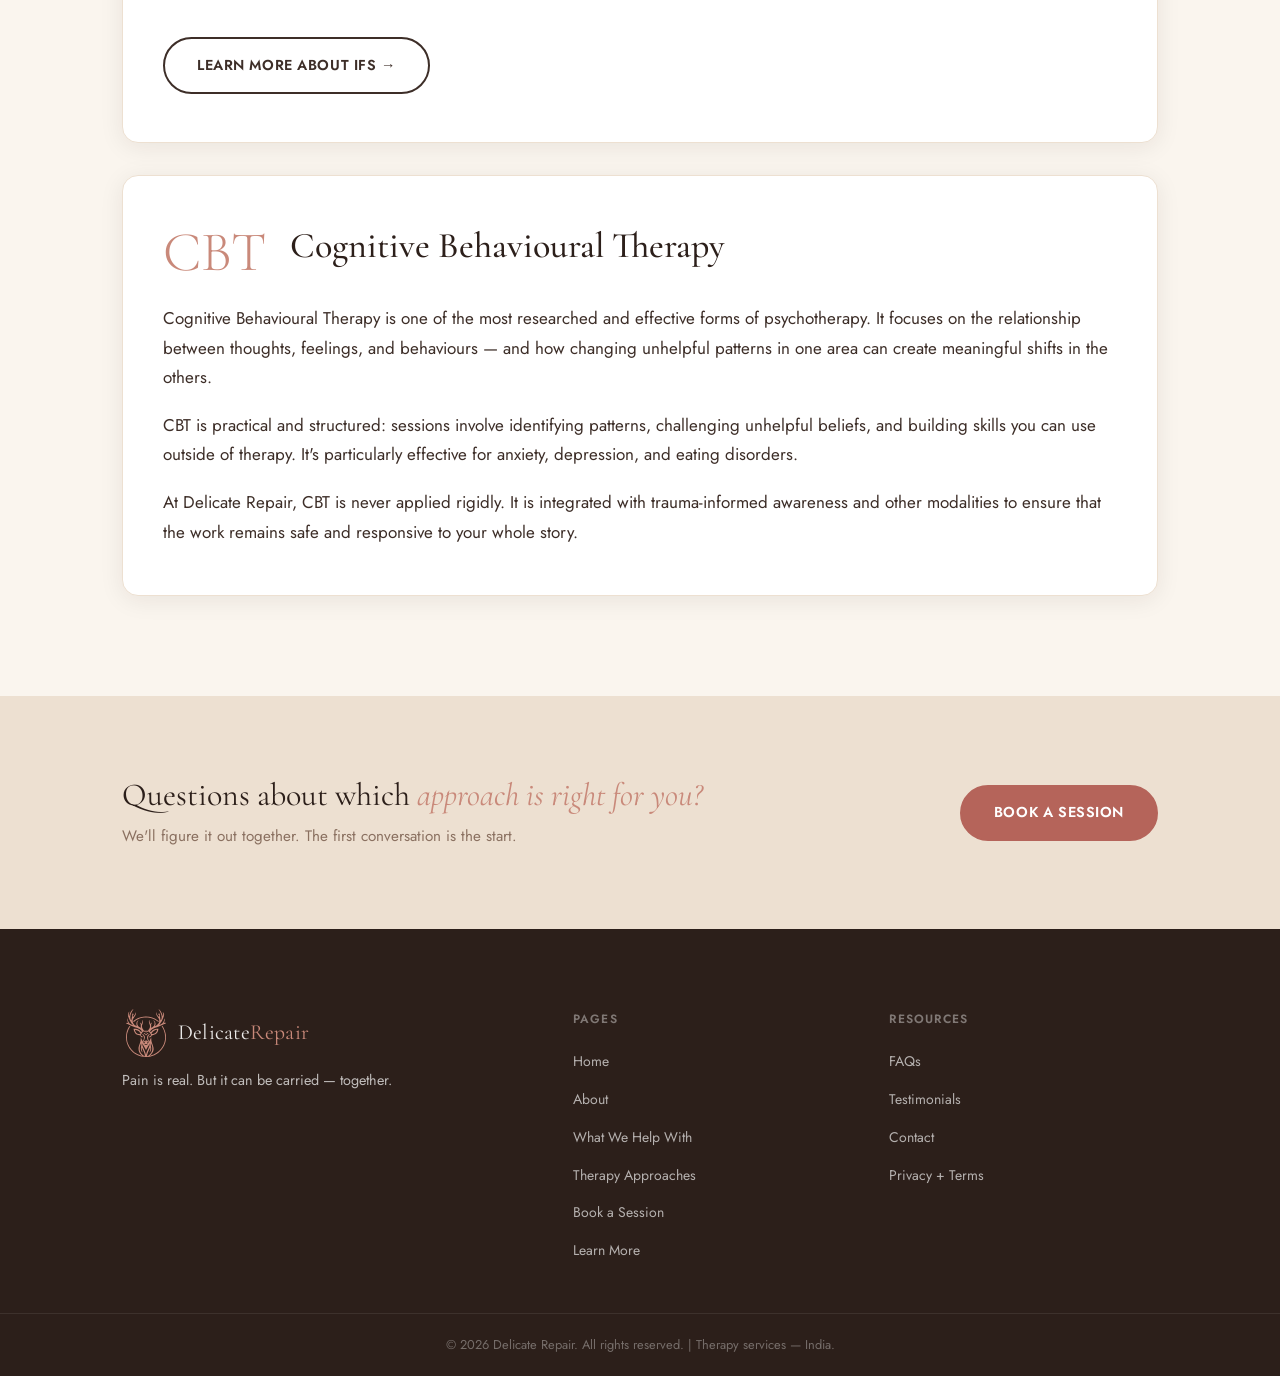
<file: approaches.html>
<!doctype html>
<html lang="en">
  <head>
    <meta charset="UTF-8" />
    <meta name="viewport" content="width=device-width, initial-scale=1.0" />
    <title>Therapy Approaches — Delicate Repair</title>
    <meta name="description" content="Evidence-based therapeutic approaches used at Delicate Repair: EMDR, Internal Family Systems (IFS), and Cognitive Behavioural Therapy (CBT)." />
    <link rel="preconnect" href="https://fonts.googleapis.com" />
    <link rel="preconnect" href="https://fonts.gstatic.com" crossorigin />
    <link href="https://fonts.googleapis.com/css2?family=Cormorant+Garamond:ital,wght@0,300;0,400;0,500;0,600;1,300;1,400;1,500&family=Jost:wght@300;400;500;600&display=swap" rel="stylesheet" />
    <link rel="stylesheet" href="./style.css" />
  </head>
  <body>
    <div class="grain-overlay" aria-hidden="true"></div>
    <nav class="navbar" id="navbar">
      <div class="nav-container">
        <a href="./index.html" class="nav-logo"><img src="/logo2.svg" alt="Delicate Repair Logo" class="logo-mark" /><span class="logo-text">Delicate<em>Repair</em></span></a>
        <ul class="nav-links" id="nav-links">
          <li><a href="./index.html">Home</a></li>
          <li><a href="./about.html">About</a></li>
          <li class="has-dropdown"><a href="./specialties.html">What We Help With <span class="dropdown-arrow">▾</span></a>
            <ul class="dropdown">
              <li><a href="./specialties/trauma.html">Trauma</a></li>
              <li><a href="./specialties/anxiety.html">Anxiety</a></li>
              <li><a href="./specialties/depression.html">Depression</a></li>
              <li><a href="./specialties/eating-disorders.html">Eating Disorders</a></li>
              <li><a href="./specialties/addiction.html">Addiction</a></li>
              <li><a href="./specialties/couples-therapy.html">Couples Therapy</a></li>
              <li><a href="./specialties.html">All Specialties →</a></li>
            </ul>
          </li>
          <li class="has-dropdown"><a href="./approaches.html" class="active">Therapy Approaches <span class="dropdown-arrow">▾</span></a>
            <ul class="dropdown">
              <li><a href="./approaches/emdr.html">EMDR</a></li>
              <li><a href="./approaches/ifs.html">Internal Family Systems</a></li>
            </ul>
          </li>
          <li class="has-dropdown"><a href="./learn.html">Learn More <span class="dropdown-arrow">▾</span></a>
            <ul class="dropdown">
              <li><a href="/learn.html#faqs">FAQs</a></li>
              <li><a href="/learn.html#testimonials">Testimonials</a></li>
              <li><a href="/learn.html#contact">Contact</a></li>
            </ul>
          </li>
        </ul>
        <a href="./book.html" class="btn-primary nav-cta">Book a Session</a>
        <button class="hamburger" id="hamburger" aria-label="Toggle menu"><span></span><span></span><span></span></button>
      </div>
    </nav>

    <section class="page-hero">
      <div class="container">
        <p class="section-eyebrow fade-in">The Methods</p>
        <h1 class="page-hero-title fade-in" style="--delay:0.1s">Therapy <em>Approaches</em></h1>
        <p class="page-hero-sub fade-in" style="--delay:0.2s">Evidence-based, integrated, and adapted to your pace. Here are the primary modalities used in sessions.</p>
      </div>
    </section>

    <section class="section">
      <div class="container">
        <div class="approach-detail-grid">
          <div class="approach-detail-card fade-in">
            <div class="approach-detail-header">
              <span class="approach-abbr-lg">EMDR</span>
              <h2>Eye Movement Desensitization & Reprocessing</h2>
            </div>
            <p>EMDR is a trauma-focused therapy that helps the brain process distressing experiences that feel "stuck." Our brains naturally digest experiences so we can learn from them and move forward. But when something overwhelming happens — trauma, attachment wounds, chronic stress, relational betrayal — the nervous system can get overloaded.</p>
            <p>Instead of being filed away as a completed memory, the experience remains unprocessed. That's why present-day triggers can feel disproportionately intense. Your body reacts as if the past is still happening.</p>
            <p>EMDR uses bilateral stimulation (eye movements, tapping, or alternating tones) to activate the brain's natural processing system in a safe, contained environment.</p>
            <p><strong>One of the powerful aspects of EMDR is that you do not have to retell your trauma in detail.</strong> Much of the processing happens internally — through images, sensations, emotions, and shifts in belief — not through prolonged verbal recounting.</p>
            <a href="./approaches/emdr.html" class="btn-ghost" style="margin-top:1.5rem; display:inline-block;">Learn More About EMDR →</a>
          </div>

          <div class="approach-detail-card fade-in" style="--delay:0.15s">
            <div class="approach-detail-header">
              <span class="approach-abbr-lg">IFS</span>
              <h2>Internal Family Systems</h2>
            </div>
            <p>Internal Family Systems (IFS) is a powerful therapeutic approach often used in the treatment of complex trauma (C-PTSD), dissociation, and dissociative disorders. IFS is both a theory and a psychotherapy model, and many consider it a paradigm shift in how we understand the mind.</p>
            <p>IFS proposes that each of us has an internal system made up of different parts — subpersonalities or inner figures that develop to help us navigate the world. Most of us have experienced this: "A part of me wants to move forward, but another part is holding back."</p>
            <p>Through Internal Family Systems, you learn to identify, listen to, and develop compassion for your parts. A core principle: <strong>there are no bad parts.</strong> Every part has a protective intention, even if its strategies feel disruptive or extreme.</p>
            <a href="./approaches/ifs.html" class="btn-ghost" style="margin-top:1.5rem; display:inline-block;">Learn More About IFS →</a>
          </div>

          <div class="approach-detail-card fade-in" style="--delay:0.3s">
            <div class="approach-detail-header">
              <span class="approach-abbr-lg">CBT</span>
              <h2>Cognitive Behavioural Therapy</h2>
            </div>
            <p>Cognitive Behavioural Therapy is one of the most researched and effective forms of psychotherapy. It focuses on the relationship between thoughts, feelings, and behaviours — and how changing unhelpful patterns in one area can create meaningful shifts in the others.</p>
            <p>CBT is practical and structured: sessions involve identifying patterns, challenging unhelpful beliefs, and building skills you can use outside of therapy. It's particularly effective for anxiety, depression, and eating disorders.</p>
            <p>At Delicate Repair, CBT is never applied rigidly. It is integrated with trauma-informed awareness and other modalities to ensure that the work remains safe and responsive to your whole story.</p>
          </div>
        </div>
      </div>
    </section>

    <section class="cta-band fade-in">
      <div class="container cta-band-inner">
        <div>
          <h2 class="cta-band-title">Questions about which <em>approach is right for you?</em></h2>
          <p class="cta-band-sub">We'll figure it out together. The first conversation is the start.</p>
        </div>
        <a href="./book.html" class="btn-primary">Book a Session</a>
      </div>
    </section>

    <footer class="footer">
      <div class="container footer-inner">
        <div class="footer-brand">
          <a href="./index.html" class="nav-logo"><img src="/logo2.svg" alt="Delicate Repair Logo" class="logo-mark" /><span class="logo-text">Delicate<em>Repair</em></span></a>
          <p class="footer-tagline">Pain is real. But it can be carried — together.</p>
        </div>
        <div class="footer-col">
          <p class="footer-col-title">Pages</p>
          <ul>
            <li><a href="./index.html">Home</a></li>
            <li><a href="./about.html">About</a></li>
            <li><a href="./specialties.html">What We Help With</a></li>
            <li><a href="./approaches.html">Therapy Approaches</a></li>
            <li><a href="./book.html">Book a Session</a></li>
            <li><a href="./learn.html">Learn More</a></li>
          </ul>
        </div>
        <div class="footer-col">
          <p class="footer-col-title">Resources</p>
          <ul>
            <li><a href="/learn.html#faqs">FAQs</a></li>
            <li><a href="/learn.html#testimonials">Testimonials</a></li>
            <li><a href="/learn.html#contact">Contact</a></li>
            <li><a href="/learn.html#privacy">Privacy + Terms</a></li>
          </ul>
        </div>
      </div>
      <div class="footer-bottom">
        <p>© 2026 Delicate Repair. All rights reserved. | Therapy services — India.</p>
      </div>
    </footer>
    <script src="./script.js"></script>
  </body>
</html>
</file>
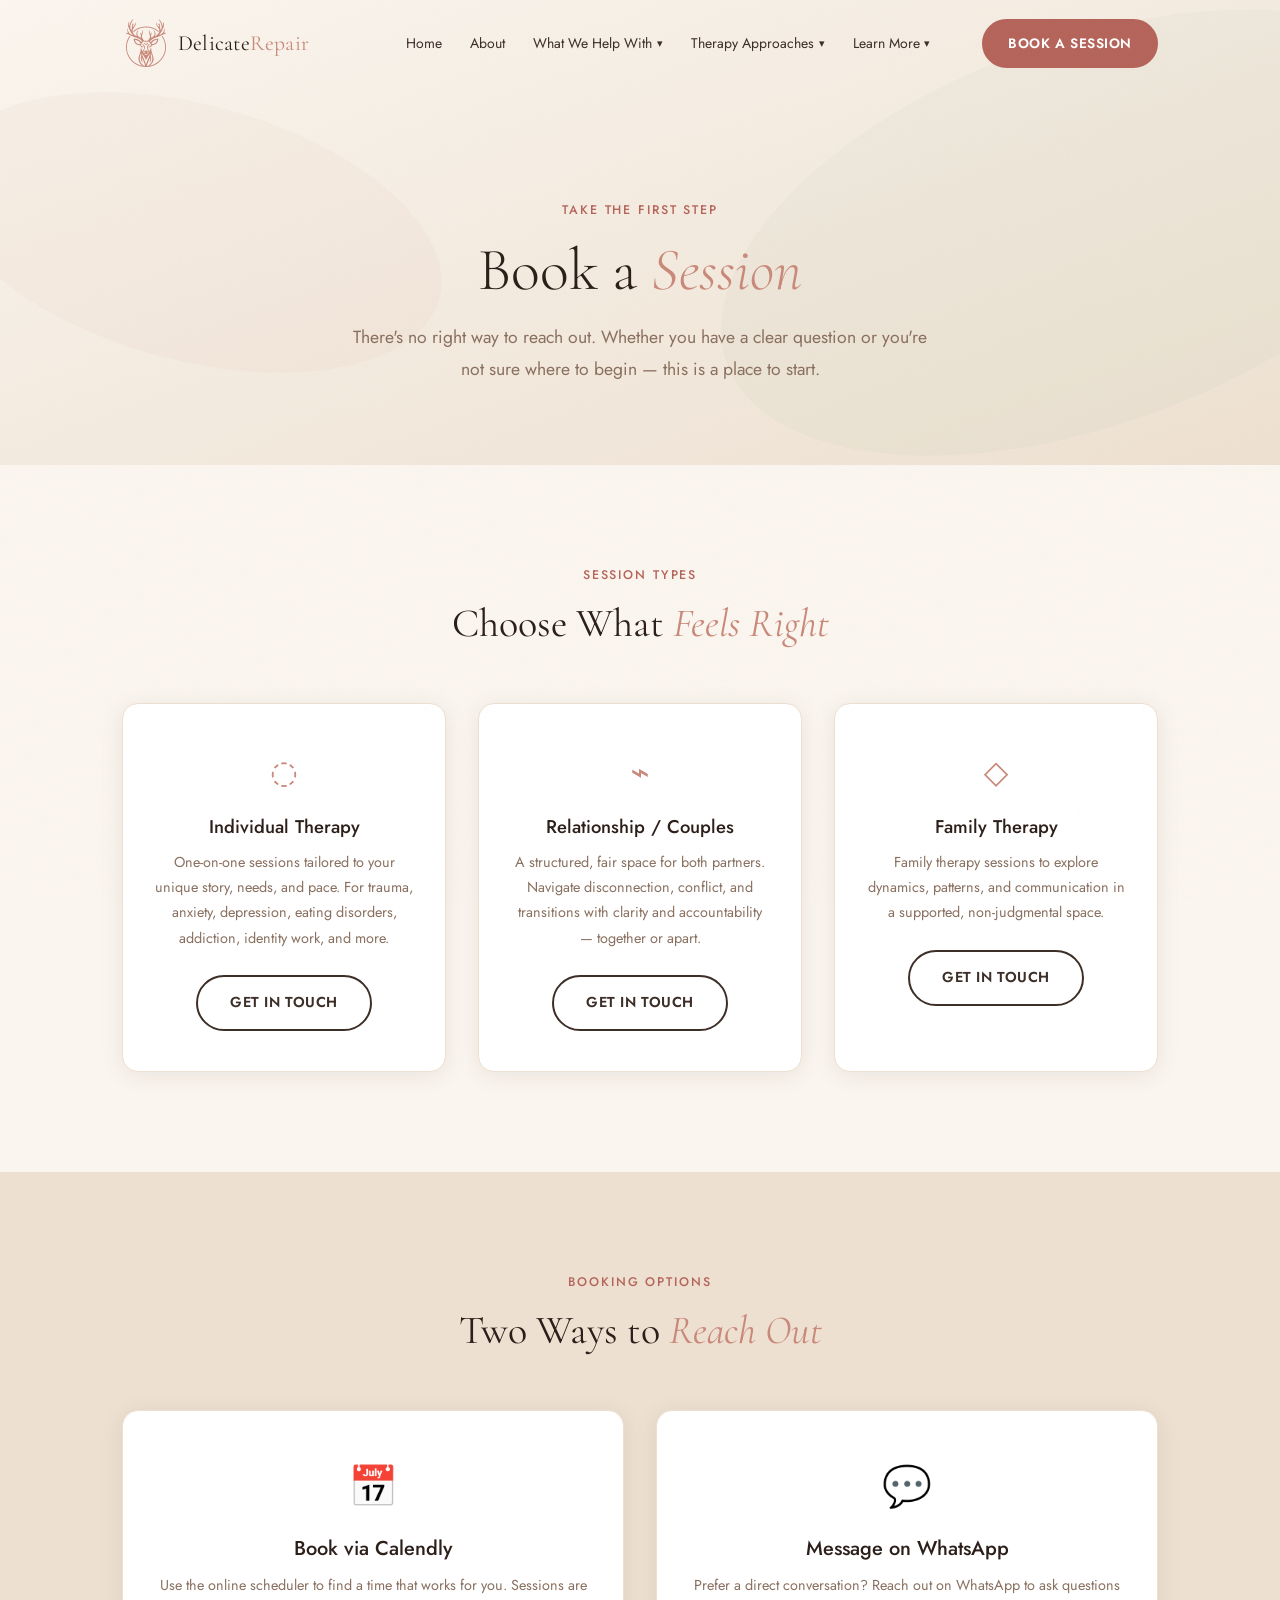
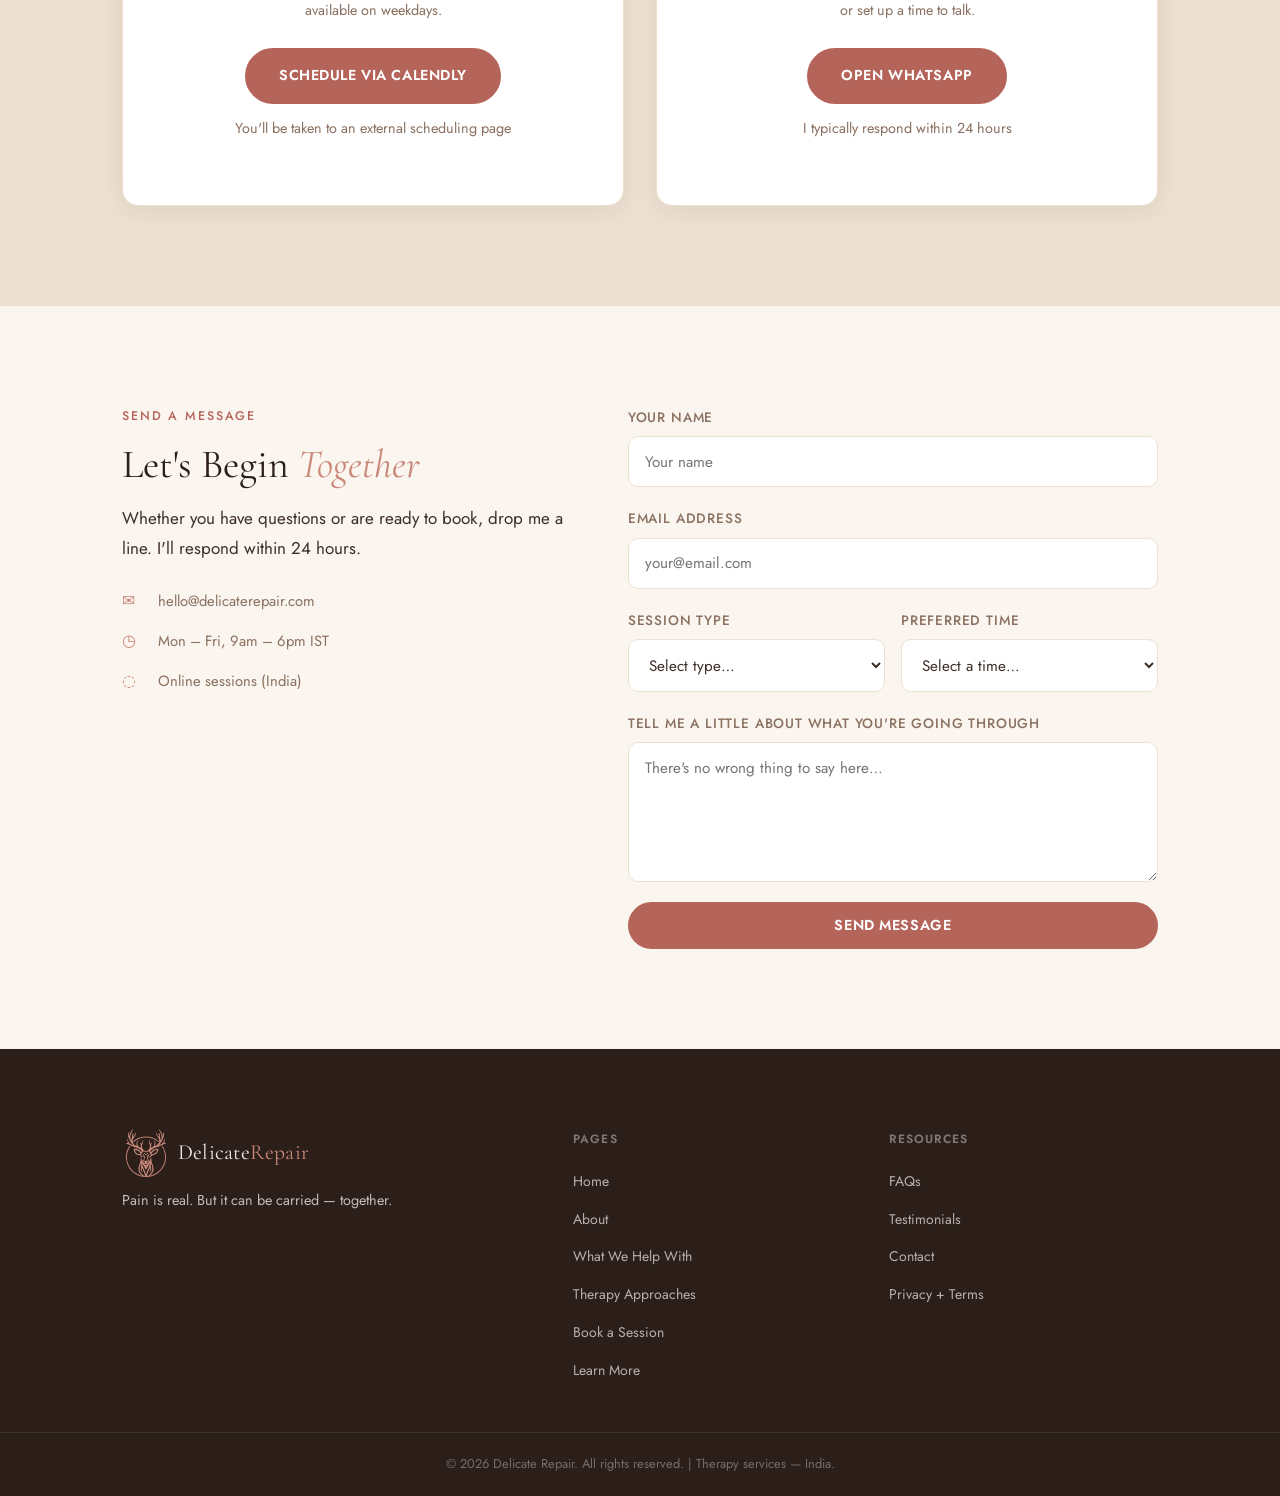
<file: book.html>
<!doctype html>
<html lang="en">
  <head>
    <meta charset="UTF-8" />
    <meta name="viewport" content="width=device-width, initial-scale=1.0" />
    <title>Book a Session — Delicate Repair</title>
    <meta name="description" content="Book an individual, couples, or family therapy session with Khushi at Delicate Repair. Reach out via the contact form or WhatsApp." />
    <link rel="preconnect" href="https://fonts.googleapis.com" />
    <link rel="preconnect" href="https://fonts.gstatic.com" crossorigin />
    <link href="https://fonts.googleapis.com/css2?family=Cormorant+Garamond:ital,wght@0,300;0,400;0,500;0,600;1,300;1,400;1,500&family=Jost:wght@300;400;500;600&display=swap" rel="stylesheet" />
    <link rel="stylesheet" href="./style.css" />
  </head>
  <body>
    <div class="grain-overlay" aria-hidden="true"></div>
    <nav class="navbar" id="navbar">
      <div class="nav-container">
        <a href="./index.html" class="nav-logo"><img src="/logo2.svg" alt="Delicate Repair Logo" class="logo-mark" /><span class="logo-text">Delicate<em>Repair</em></span></a>
        <ul class="nav-links" id="nav-links">
          <li><a href="./index.html">Home</a></li><li><a href="./about.html">About</a></li>
          <li class="has-dropdown"><a href="./specialties.html">What We Help With <span class="dropdown-arrow">▾</span></a>
            <ul class="dropdown"><li><a href="./specialties/trauma.html">Trauma</a></li><li><a href="./specialties/anxiety.html">Anxiety</a></li><li><a href="./specialties/depression.html">Depression</a></li><li><a href="./specialties/eating-disorders.html">Eating Disorders</a></li><li><a href="./specialties/addiction.html">Addiction</a></li><li><a href="./specialties/couples-therapy.html">Couples Therapy</a></li><li><a href="./specialties.html">All Specialties →</a></li></ul>
          </li>
          <li class="has-dropdown"><a href="./approaches.html">Therapy Approaches <span class="dropdown-arrow">▾</span></a>
            <ul class="dropdown"><li><a href="./approaches/emdr.html">EMDR</a></li><li><a href="./approaches/ifs.html">Internal Family Systems</a></li></ul>
          </li>
          <li class="has-dropdown"><a href="./learn.html">Learn More <span class="dropdown-arrow">▾</span></a>
            <ul class="dropdown"><li><a href="/learn.html#faqs">FAQs</a></li><li><a href="/learn.html#testimonials">Testimonials</a></li><li><a href="/learn.html#contact">Contact</a></li></ul>
          </li>
        </ul>
        <a href="./book.html" class="btn-primary nav-cta active">Book a Session</a>
        <button class="hamburger" id="hamburger" aria-label="Toggle menu"><span></span><span></span><span></span></button>
      </div>
    </nav>

    <section class="page-hero">
      <div class="container">
        <p class="section-eyebrow fade-in">Take the First Step</p>
        <h1 class="page-hero-title fade-in" style="--delay:0.1s">Book a <em>Session</em></h1>
        <p class="page-hero-sub fade-in" style="--delay:0.2s">There's no right way to reach out. Whether you have a clear question or you're not sure where to begin — this is a place to start.</p>
      </div>
    </section>

    <!-- SESSION TYPES -->
    <section class="section">
      <div class="container">
        <div class="section-header fade-in">
          <p class="section-eyebrow">Session Types</p>
          <h2 class="section-title">Choose What <em>Feels Right</em></h2>
        </div>
        <div class="session-types-grid">
          <div class="session-type-card fade-in" id="individual">
            <div class="st-icon">◌</div>
            <h3>Individual Therapy</h3>
            <p>One-on-one sessions tailored to your unique story, needs, and pace. For trauma, anxiety, depression, eating disorders, addiction, identity work, and more.</p>
            <a href="#contact-form" class="btn-ghost">Get in Touch</a>
          </div>
          <div class="session-type-card fade-in" style="--delay:0.15s" id="couples">
            <div class="st-icon">⌁</div>
            <h3>Relationship / Couples</h3>
            <p>A structured, fair space for both partners. Navigate disconnection, conflict, and transitions with clarity and accountability — together or apart.</p>
            <a href="#contact-form" class="btn-ghost">Get in Touch</a>
          </div>
          <div class="session-type-card fade-in" style="--delay:0.3s" id="family">
            <div class="st-icon">◇</div>
            <h3>Family Therapy</h3>
            <p>Family therapy sessions to explore dynamics, patterns, and communication in a supported, non-judgmental space.</p>
            <a href="#contact-form" class="btn-ghost">Get in Touch</a>
          </div>
        </div>
      </div>
    </section>

    <!-- BOOKING OPTIONS -->
    <section class="section booking-options" style="background: var(--linen);">
      <div class="container">
        <div class="section-header fade-in">
          <p class="section-eyebrow">Booking Options</p>
          <h2 class="section-title">Two Ways to <em>Reach Out</em></h2>
        </div>
        <div class="booking-options-grid">
          <div class="booking-option fade-in">
            <div class="booking-icon">📅</div>
            <h3>Book via Calendly</h3>
            <p>Use the online scheduler to find a time that works for you. Sessions are available on weekdays.</p>
            <a href="https://calendly.com" target="_blank" rel="noopener" class="btn-primary">Schedule via Calendly</a>
            <p class="booking-note">You'll be taken to an external scheduling page</p>
          </div>
          <div class="booking-option fade-in" style="--delay:0.2s">
            <div class="booking-icon">💬</div>
            <h3>Message on WhatsApp</h3>
            <p>Prefer a direct conversation? Reach out on WhatsApp to ask questions or set up a time to talk.</p>
            <a href="https://wa.me/91XXXXXXXXXX" target="_blank" rel="noopener" class="btn-primary">Open WhatsApp</a>
            <p class="booking-note">I typically respond within 24 hours</p>
          </div>
        </div>
      </div>
    </section>

    <!-- CONTACT FORM -->
    <section class="section contact" id="contact-form">
      <div class="container contact-container">
        <div class="contact-info fade-in">
          <p class="section-eyebrow">Send a Message</p>
          <h2 class="section-title">Let's Begin <em>Together</em></h2>
          <p>Whether you have questions or are ready to book, drop me a line. I'll respond within 24 hours.</p>
          <div class="contact-details">
            <div class="contact-detail">
              <span class="cd-icon">✉</span>
              <span>hello@delicaterepair.com</span>
            </div>
            <div class="contact-detail">
              <span class="cd-icon">◷</span>
              <span>Mon – Fri, 9am – 6pm IST</span>
            </div>
            <div class="contact-detail">
              <span class="cd-icon">◌</span>
              <span>Online sessions (India)</span>
            </div>
          </div>
        </div>
        <form class="contact-form fade-in" id="contact-form-el" style="--delay:0.2s" novalidate>
          <div class="form-group">
            <label for="name">Your Name</label>
            <input type="text" id="name" name="name" placeholder="Your name" autocomplete="name" />
          </div>
          <div class="form-group">
            <label for="email">Email Address</label>
            <input type="email" id="email" name="email" placeholder="your@email.com" autocomplete="email" />
          </div>
          <div class="form-row">
            <div class="form-group">
              <label for="service">Session Type</label>
              <select id="service" name="service">
                <option value="" disabled selected>Select type…</option>
                <option value="individual">Individual Therapy</option>
                <option value="couples">Couples / Relationship</option>
                <option value="family">Family Therapy</option>
              </select>
            </div>
            <div class="form-group">
              <label for="timing">Preferred Time</label>
              <select id="timing" name="timing">
                <option value="" disabled selected>Select a time…</option>
                <option>Morning (9am–12pm)</option>
                <option>Afternoon (12pm–4pm)</option>
                <option>Evening (4pm–7pm)</option>
              </select>
            </div>
          </div>
          <div class="form-group">
            <label for="message">Tell Me a Little About What You're Going Through</label>
            <textarea id="message" name="message" rows="5" placeholder="There's no wrong thing to say here…"></textarea>
          </div>
          <button type="submit" class="btn-primary form-submit" id="form-submit">Send Message</button>
          <div class="form-success" id="form-success" aria-live="polite">
            <span>✦</span> Thank you — I'll be in touch within 24 hours.
          </div>
        </form>
      </div>
    </section>

    <footer class="footer">
      <div class="container footer-inner">
        <div class="footer-brand"><a href="./index.html" class="nav-logo"><img src="/logo2.svg" alt="Delicate Repair Logo" class="logo-mark" /><span class="logo-text">Delicate<em>Repair</em></span></a><p class="footer-tagline">Pain is real. But it can be carried — together.</p></div>
        <div class="footer-col"><p class="footer-col-title">Pages</p><ul><li><a href="./index.html">Home</a></li><li><a href="./about.html">About</a></li><li><a href="./specialties.html">What We Help With</a></li><li><a href="./approaches.html">Therapy Approaches</a></li><li><a href="./book.html">Book a Session</a></li><li><a href="./learn.html">Learn More</a></li></ul></div>
        <div class="footer-col"><p class="footer-col-title">Resources</p><ul><li><a href="/learn.html#faqs">FAQs</a></li><li><a href="/learn.html#testimonials">Testimonials</a></li><li><a href="/learn.html#contact">Contact</a></li><li><a href="/learn.html#privacy">Privacy + Terms</a></li></ul></div>
      </div>
      <div class="footer-bottom"><p>© 2026 Delicate Repair. All rights reserved. | Therapy services — India.</p></div>
    </footer>
    <script src="./script.js"></script>
  </body>
</html>
</file>
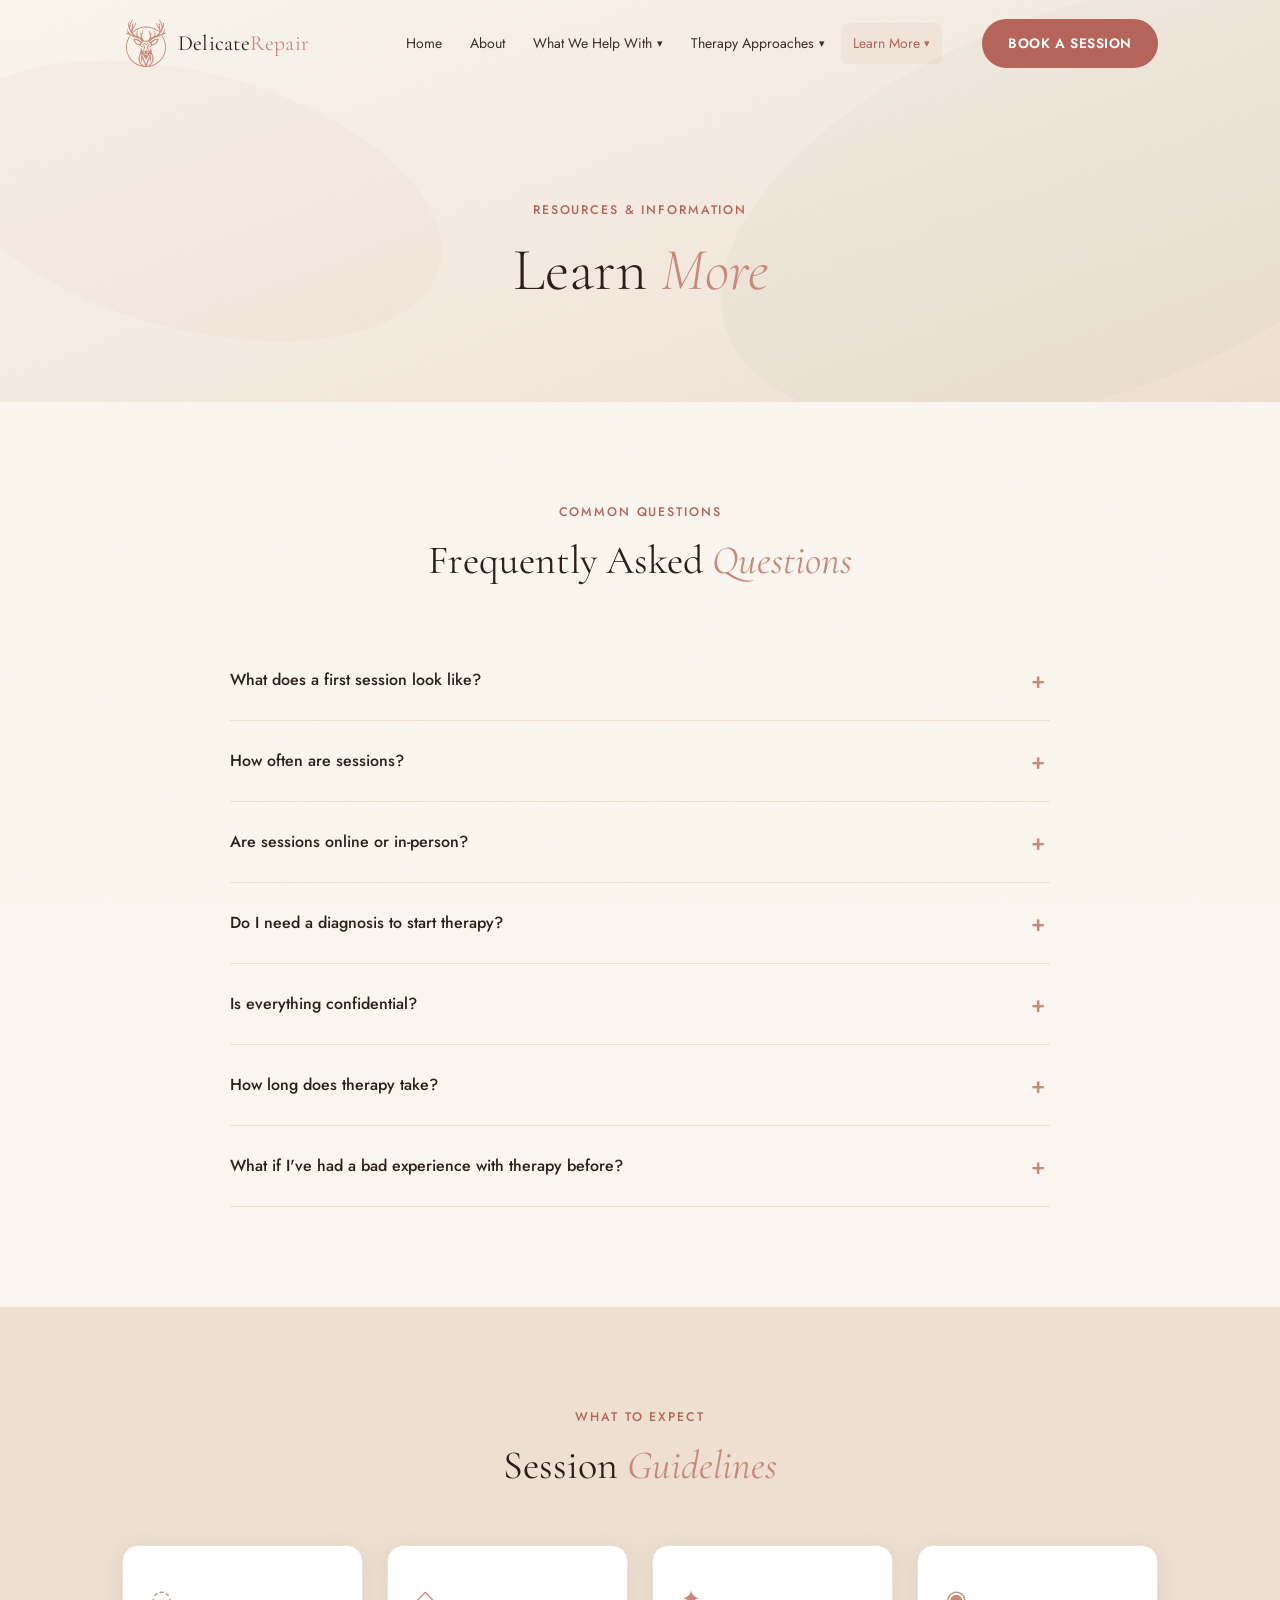
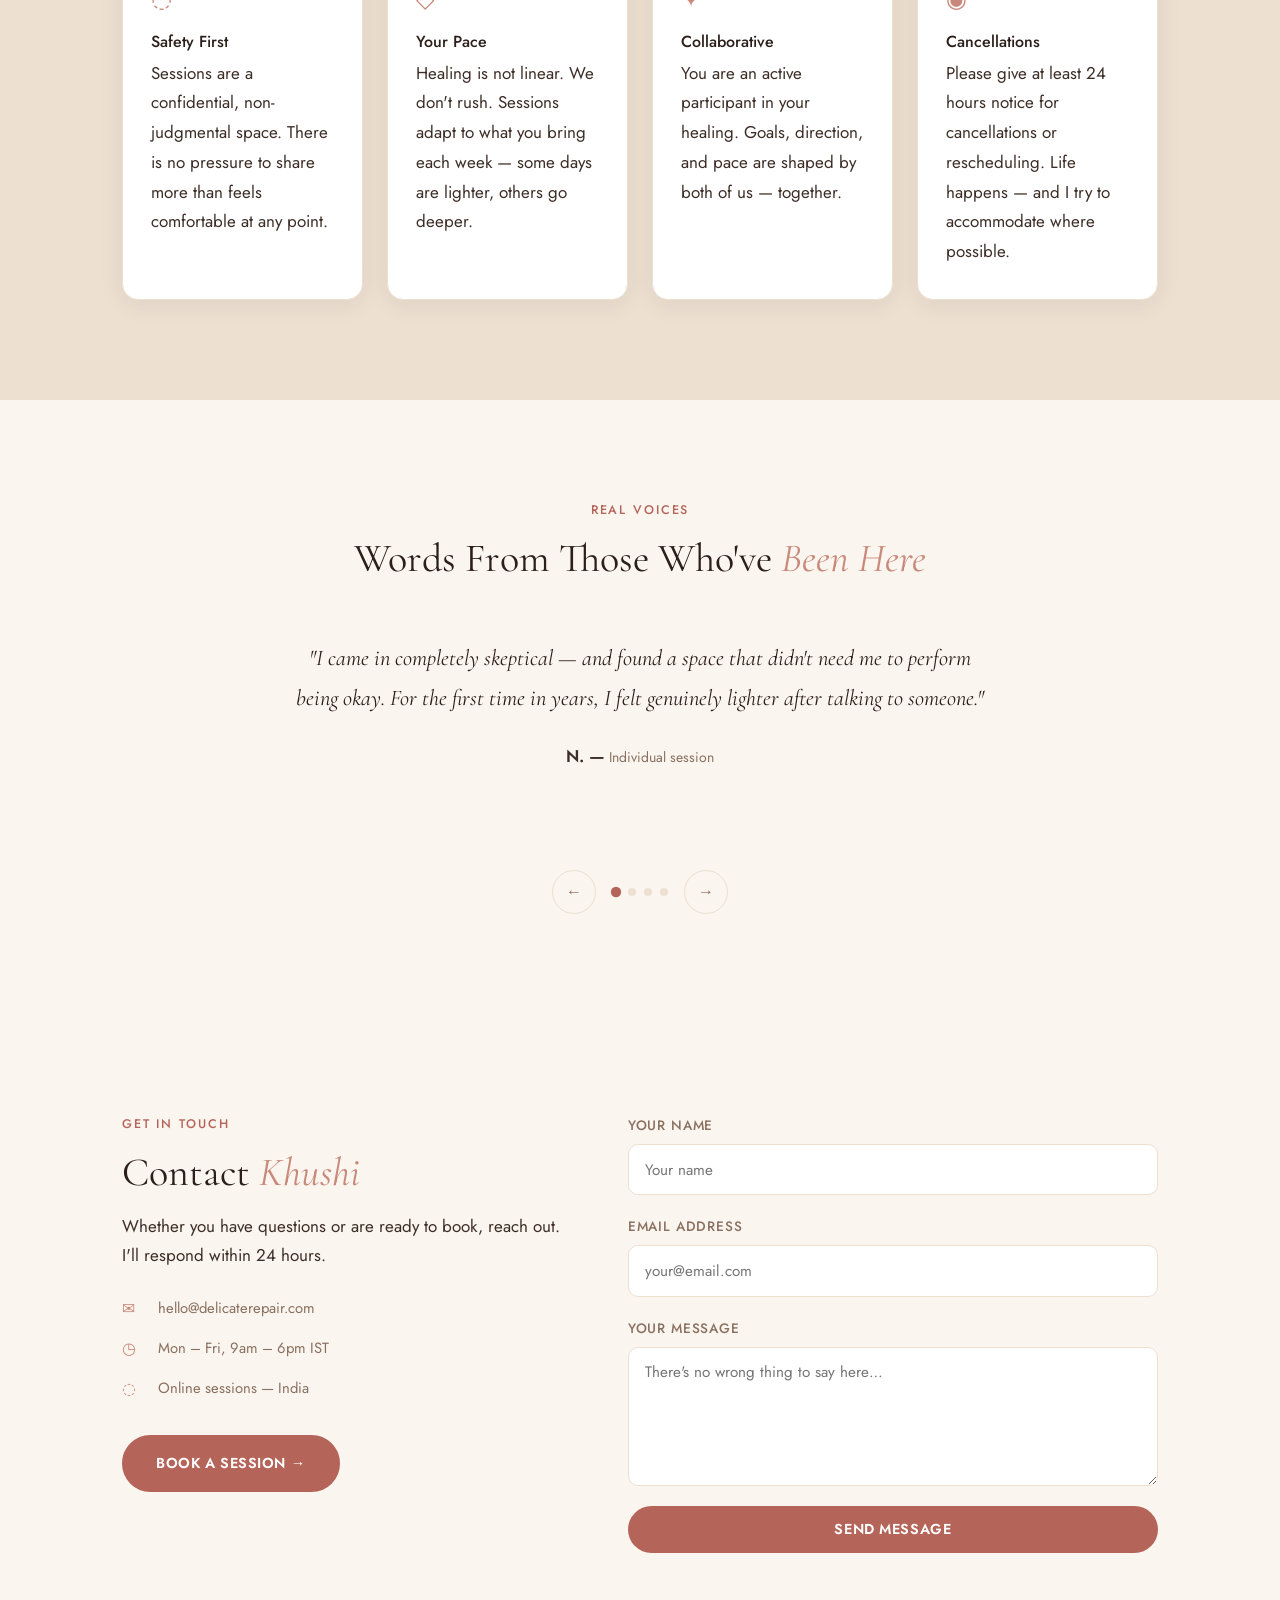
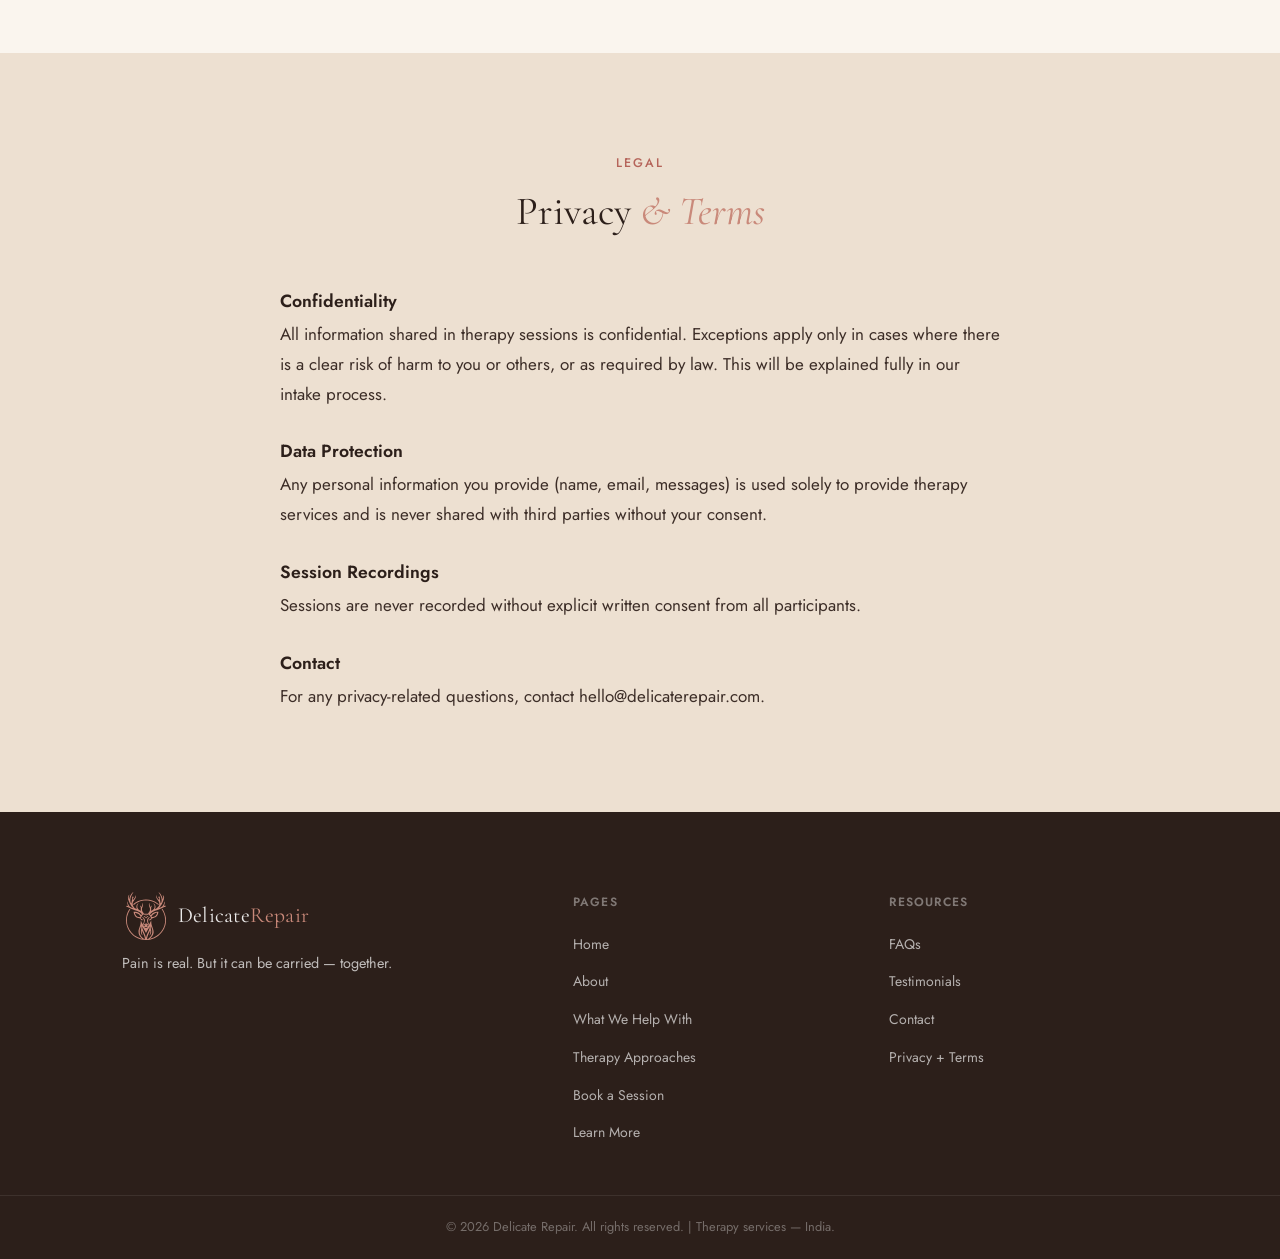
<file: learn.html>
<!doctype html>
<html lang="en">
  <head>
    <meta charset="UTF-8" />
    <meta name="viewport" content="width=device-width, initial-scale=1.0" />
    <title>Learn More — FAQs, Testimonials & Resources — Delicate Repair</title>
    <meta name="description" content="FAQs, session guidelines, client testimonials, contact information, and privacy details for Delicate Repair therapy practice." />
    <link rel="preconnect" href="https://fonts.googleapis.com" />
    <link rel="preconnect" href="https://fonts.gstatic.com" crossorigin />
    <link href="https://fonts.googleapis.com/css2?family=Cormorant+Garamond:ital,wght@0,300;0,400;0,500;0,600;1,300;1,400;1,500&family=Jost:wght@300;400;500;600&display=swap" rel="stylesheet" />
    <link rel="stylesheet" href="./style.css" />
  </head>
  <body>
    <div class="grain-overlay" aria-hidden="true"></div>
    <nav class="navbar" id="navbar">
      <div class="nav-container">
        <a href="./index.html" class="nav-logo"><img src="/logo2.svg" alt="Delicate Repair Logo" class="logo-mark" /><span class="logo-text">Delicate<em>Repair</em></span></a>
        <ul class="nav-links" id="nav-links">
          <li><a href="./index.html">Home</a></li><li><a href="./about.html">About</a></li>
          <li class="has-dropdown"><a href="./specialties.html">What We Help With <span class="dropdown-arrow">▾</span></a>
            <ul class="dropdown"><li><a href="./specialties/trauma.html">Trauma</a></li><li><a href="./specialties/anxiety.html">Anxiety</a></li><li><a href="./specialties/depression.html">Depression</a></li><li><a href="./specialties/eating-disorders.html">Eating Disorders</a></li><li><a href="./specialties/addiction.html">Addiction</a></li><li><a href="./specialties/couples-therapy.html">Couples Therapy</a></li><li><a href="./specialties.html">All Specialties →</a></li></ul>
          </li>
          <li class="has-dropdown"><a href="./approaches.html">Therapy Approaches <span class="dropdown-arrow">▾</span></a>
            <ul class="dropdown"><li><a href="./approaches/emdr.html">EMDR</a></li><li><a href="./approaches/ifs.html">Internal Family Systems</a></li></ul>
          </li>
          <li class="has-dropdown"><a href="./learn.html" class="active">Learn More <span class="dropdown-arrow">▾</span></a>
            <ul class="dropdown"><li><a href="/learn.html#faqs">FAQs</a></li><li><a href="/learn.html#testimonials">Testimonials</a></li><li><a href="/learn.html#contact">Contact</a></li></ul>
          </li>
        </ul>
        <a href="./book.html" class="btn-primary nav-cta">Book a Session</a>
        <button class="hamburger" id="hamburger" aria-label="Toggle menu"><span></span><span></span><span></span></button>
      </div>
    </nav>

    <section class="page-hero">
      <div class="container">
        <p class="section-eyebrow fade-in">Resources & Information</p>
        <h1 class="page-hero-title fade-in" style="--delay:0.1s">Learn <em>More</em></h1>
      </div>
    </section>

    <!-- FAQS -->
    <section class="section" id="faqs">
      <div class="container">
        <div class="section-header fade-in">
          <p class="section-eyebrow">Common Questions</p>
          <h2 class="section-title">Frequently Asked <em>Questions</em></h2>
        </div>
        <div class="faqs-list">
          <div class="faq-item fade-in">
            <button class="faq-question" aria-expanded="false">
              <span>What does a first session look like?</span>
              <span class="faq-icon">+</span>
            </button>
            <div class="faq-answer">
              <p>The first session is a space to get to know each other. There's no pressure to share everything right away. We'll talk about what brought you here, what you're hoping to find, and I'll share how I work. It's as much about you getting a sense of whether this feels like the right fit as it is about me understanding your situation.</p>
            </div>
          </div>
          <div class="faq-item fade-in">
            <button class="faq-question" aria-expanded="false">
              <span>How often are sessions?</span>
              <span class="faq-icon">+</span>
            </button>
            <div class="faq-answer">
              <p>Frequency varies depending on what you need. Most clients begin with weekly sessions. As things shift, we may move to fortnightly. The rhythm is collaborative — your life, schedule, and pace shape it.</p>
            </div>
          </div>
          <div class="faq-item fade-in">
            <button class="faq-question" aria-expanded="false">
              <span>Are sessions online or in-person?</span>
              <span class="faq-icon">+</span>
            </button>
            <div class="faq-answer">
              <p>Sessions are currently conducted online via video call, making therapy accessible wherever you are in India. This also means flexible scheduling, without the commute.</p>
            </div>
          </div>
          <div class="faq-item fade-in">
            <button class="faq-question" aria-expanded="false">
              <span>Do I need a diagnosis to start therapy?</span>
              <span class="faq-icon">+</span>
            </button>
            <div class="faq-answer">
              <p>Not at all. Many people come to therapy without a formal diagnosis and that's completely fine. You don't need a label to deserve support. If you feel something is off, or if life just feels harder than it should, that's reason enough.</p>
            </div>
          </div>
          <div class="faq-item fade-in">
            <button class="faq-question" aria-expanded="false">
              <span>Is everything confidential?</span>
              <span class="faq-icon">+</span>
            </button>
            <div class="faq-answer">
              <p>Yes. Confidentiality is a foundational part of the therapeutic relationship. Everything you share is protected. There are specific, legally required exceptions (e.g., if there is an imminent risk of harm) which will be clearly explained at the start of our work together.</p>
            </div>
          </div>
          <div class="faq-item fade-in">
            <button class="faq-question" aria-expanded="false">
              <span>How long does therapy take?</span>
              <span class="faq-icon">+</span>
            </button>
            <div class="faq-answer">
              <p>There's no fixed answer. Some people work through a specific challenge in a few months; others engage in longer-term work to address deeper patterns. We'll check in regularly about how things are going and what feels right for the next phase of your journey.</p>
            </div>
          </div>
          <div class="faq-item fade-in">
            <button class="faq-question" aria-expanded="false">
              <span>What if I've had a bad experience with therapy before?</span>
              <span class="faq-icon">+</span>
            </button>
            <div class="faq-answer">
              <p>That's worth naming — and it matters. Past therapeutic experiences (even difficult ones) tell us something important about what you need. I take the fit between therapist and client seriously, and I'm always open to feedback about how things are going.</p>
            </div>
          </div>
        </div>
      </div>
    </section>

    <!-- SESSION GUIDELINES -->
    <section class="section" id="guidelines" style="background: var(--linen);">
      <div class="container">
        <div class="section-header fade-in">
          <p class="section-eyebrow">What to Expect</p>
          <h2 class="section-title">Session <em>Guidelines</em></h2>
        </div>
        <div class="guidelines-grid">
          <div class="guideline-card fade-in">
            <div class="gl-icon">◌</div>
            <h3>Safety First</h3>
            <p>Sessions are a confidential, non-judgmental space. There is no pressure to share more than feels comfortable at any point.</p>
          </div>
          <div class="guideline-card fade-in" style="--delay:0.1s">
            <div class="gl-icon">◇</div>
            <h3>Your Pace</h3>
            <p>Healing is not linear. We don't rush. Sessions adapt to what you bring each week — some days are lighter, others go deeper.</p>
          </div>
          <div class="guideline-card fade-in" style="--delay:0.2s">
            <div class="gl-icon">✦</div>
            <h3>Collaborative</h3>
            <p>You are an active participant in your healing. Goals, direction, and pace are shaped by both of us — together.</p>
          </div>
          <div class="guideline-card fade-in" style="--delay:0.3s">
            <div class="gl-icon">◉</div>
            <h3>Cancellations</h3>
            <p>Please give at least 24 hours notice for cancellations or rescheduling. Life happens — and I try to accommodate where possible.</p>
          </div>
        </div>
      </div>
    </section>

    <!-- TESTIMONIALS -->
    <section class="section testimonials" id="testimonials">
      <div class="container">
        <div class="section-header fade-in">
          <p class="section-eyebrow">Real Voices</p>
          <h2 class="section-title">Words From Those Who've <em>Been Here</em></h2>
        </div>
        <div class="testimonials-carousel" id="testimonials-carousel">
          <div class="testimonial-track" id="testimonial-track">
            <div class="testimonial-slide active">
              <blockquote class="testimonial-quote">"I came in completely skeptical — and found a space that didn't need me to perform being okay. For the first time in years, I felt genuinely lighter after talking to someone."</blockquote>
              <div class="testimonial-author"><span class="author-name">N. —</span><span class="author-loc"> Individual session</span></div>
            </div>
            <div class="testimonial-slide">
              <blockquote class="testimonial-quote">"I've tried therapy before and never found someone I could truly connect with. Delicate Repair changed that. My therapist pushes me in the most grounded, compassionate way."</blockquote>
              <div class="testimonial-author"><span class="author-name">J. —</span><span class="author-loc"> Ongoing therapy</span></div>
            </div>
            <div class="testimonial-slide">
              <blockquote class="testimonial-quote">"In just a month, I feel so much better — less anxious, no panic attacks. Having someone validate what I feel without judgment has made all the difference."</blockquote>
              <div class="testimonial-author"><span class="author-name">N. —</span><span class="author-loc"> Anxiety work</span></div>
            </div>
            <div class="testimonial-slide">
              <blockquote class="testimonial-quote">"This practice helped me see life through a completely different lens. It pulled me out of the darkest place I'd ever been, with honesty, empathy, and care I never expected."</blockquote>
              <div class="testimonial-author"><span class="author-name">A. —</span><span class="author-loc"> Trauma & Depression</span></div>
            </div>
          </div>
          <div class="testimonial-controls">
            <button class="t-btn t-prev" id="t-prev" aria-label="Previous testimonial">←</button>
            <div class="t-dots" id="t-dots">
              <button class="t-dot active" data-index="0" aria-label="Testimonial 1"></button>
              <button class="t-dot" data-index="1" aria-label="Testimonial 2"></button>
              <button class="t-dot" data-index="2" aria-label="Testimonial 3"></button>
              <button class="t-dot" data-index="3" aria-label="Testimonial 4"></button>
            </div>
            <button class="t-btn t-next" id="t-next" aria-label="Next testimonial">→</button>
          </div>
        </div>
      </div>
    </section>

    <!-- CONTACT -->
    <section class="section contact" id="contact">
      <div class="container contact-container">
        <div class="contact-info fade-in">
          <p class="section-eyebrow">Get in Touch</p>
          <h2 class="section-title">Contact <em>Khushi</em></h2>
          <p>Whether you have questions or are ready to book, reach out. I'll respond within 24 hours.</p>
          <div class="contact-details">
            <div class="contact-detail"><span class="cd-icon">✉</span><span>hello@delicaterepair.com</span></div>
            <div class="contact-detail"><span class="cd-icon">◷</span><span>Mon – Fri, 9am – 6pm IST</span></div>
            <div class="contact-detail"><span class="cd-icon">◌</span><span>Online sessions — India</span></div>
          </div>
          <div style="margin-top:2rem">
            <a href="./book.html" class="btn-primary">Book a Session →</a>
          </div>
        </div>
        <form class="contact-form fade-in" id="contact-form" style="--delay:0.2s" novalidate>
          <div class="form-group">
            <label for="name">Your Name</label>
            <input type="text" id="name" name="name" placeholder="Your name" autocomplete="name" />
          </div>
          <div class="form-group">
            <label for="email">Email Address</label>
            <input type="email" id="email" name="email" placeholder="your@email.com" autocomplete="email" />
          </div>
          <div class="form-group">
            <label for="message">Your Message</label>
            <textarea id="message" name="message" rows="5" placeholder="There's no wrong thing to say here…"></textarea>
          </div>
          <button type="submit" class="btn-primary form-submit" id="form-submit">Send Message</button>
          <div class="form-success" id="form-success" aria-live="polite"><span>✦</span> Thank you — I'll be in touch within 24 hours.</div>
        </form>
      </div>
    </section>

    <!-- PRIVACY -->
    <section class="section" id="privacy" style="background: var(--linen);">
      <div class="container">
        <div class="section-header fade-in">
          <p class="section-eyebrow">Legal</p>
          <h2 class="section-title">Privacy <em>& Terms</em></h2>
        </div>
        <div class="privacy-content fade-in">
          <h3>Confidentiality</h3>
          <p>All information shared in therapy sessions is confidential. Exceptions apply only in cases where there is a clear risk of harm to you or others, or as required by law. This will be explained fully in our intake process.</p>
          <h3>Data Protection</h3>
          <p>Any personal information you provide (name, email, messages) is used solely to provide therapy services and is never shared with third parties without your consent.</p>
          <h3>Session Recordings</h3>
          <p>Sessions are never recorded without explicit written consent from all participants.</p>
          <h3>Contact</h3>
          <p>For any privacy-related questions, contact hello@delicaterepair.com.</p>
        </div>
      </div>
    </section>

    <footer class="footer">
      <div class="container footer-inner">
        <div class="footer-brand"><a href="./index.html" class="nav-logo"><img src="/logo2.svg" alt="Delicate Repair Logo" class="logo-mark" /><span class="logo-text">Delicate<em>Repair</em></span></a><p class="footer-tagline">Pain is real. But it can be carried — together.</p></div>
        <div class="footer-col"><p class="footer-col-title">Pages</p><ul><li><a href="./index.html">Home</a></li><li><a href="./about.html">About</a></li><li><a href="./specialties.html">What We Help With</a></li><li><a href="./approaches.html">Therapy Approaches</a></li><li><a href="./book.html">Book a Session</a></li><li><a href="./learn.html">Learn More</a></li></ul></div>
        <div class="footer-col"><p class="footer-col-title">Resources</p><ul><li><a href="/learn.html#faqs">FAQs</a></li><li><a href="/learn.html#testimonials">Testimonials</a></li><li><a href="/learn.html#contact">Contact</a></li><li><a href="/learn.html#privacy">Privacy + Terms</a></li></ul></div>
      </div>
      <div class="footer-bottom"><p>© 2026 Delicate Repair. All rights reserved. | Therapy services — India.</p></div>
    </footer>
    <script src="./script.js"></script>
  </body>
</html>
</file>
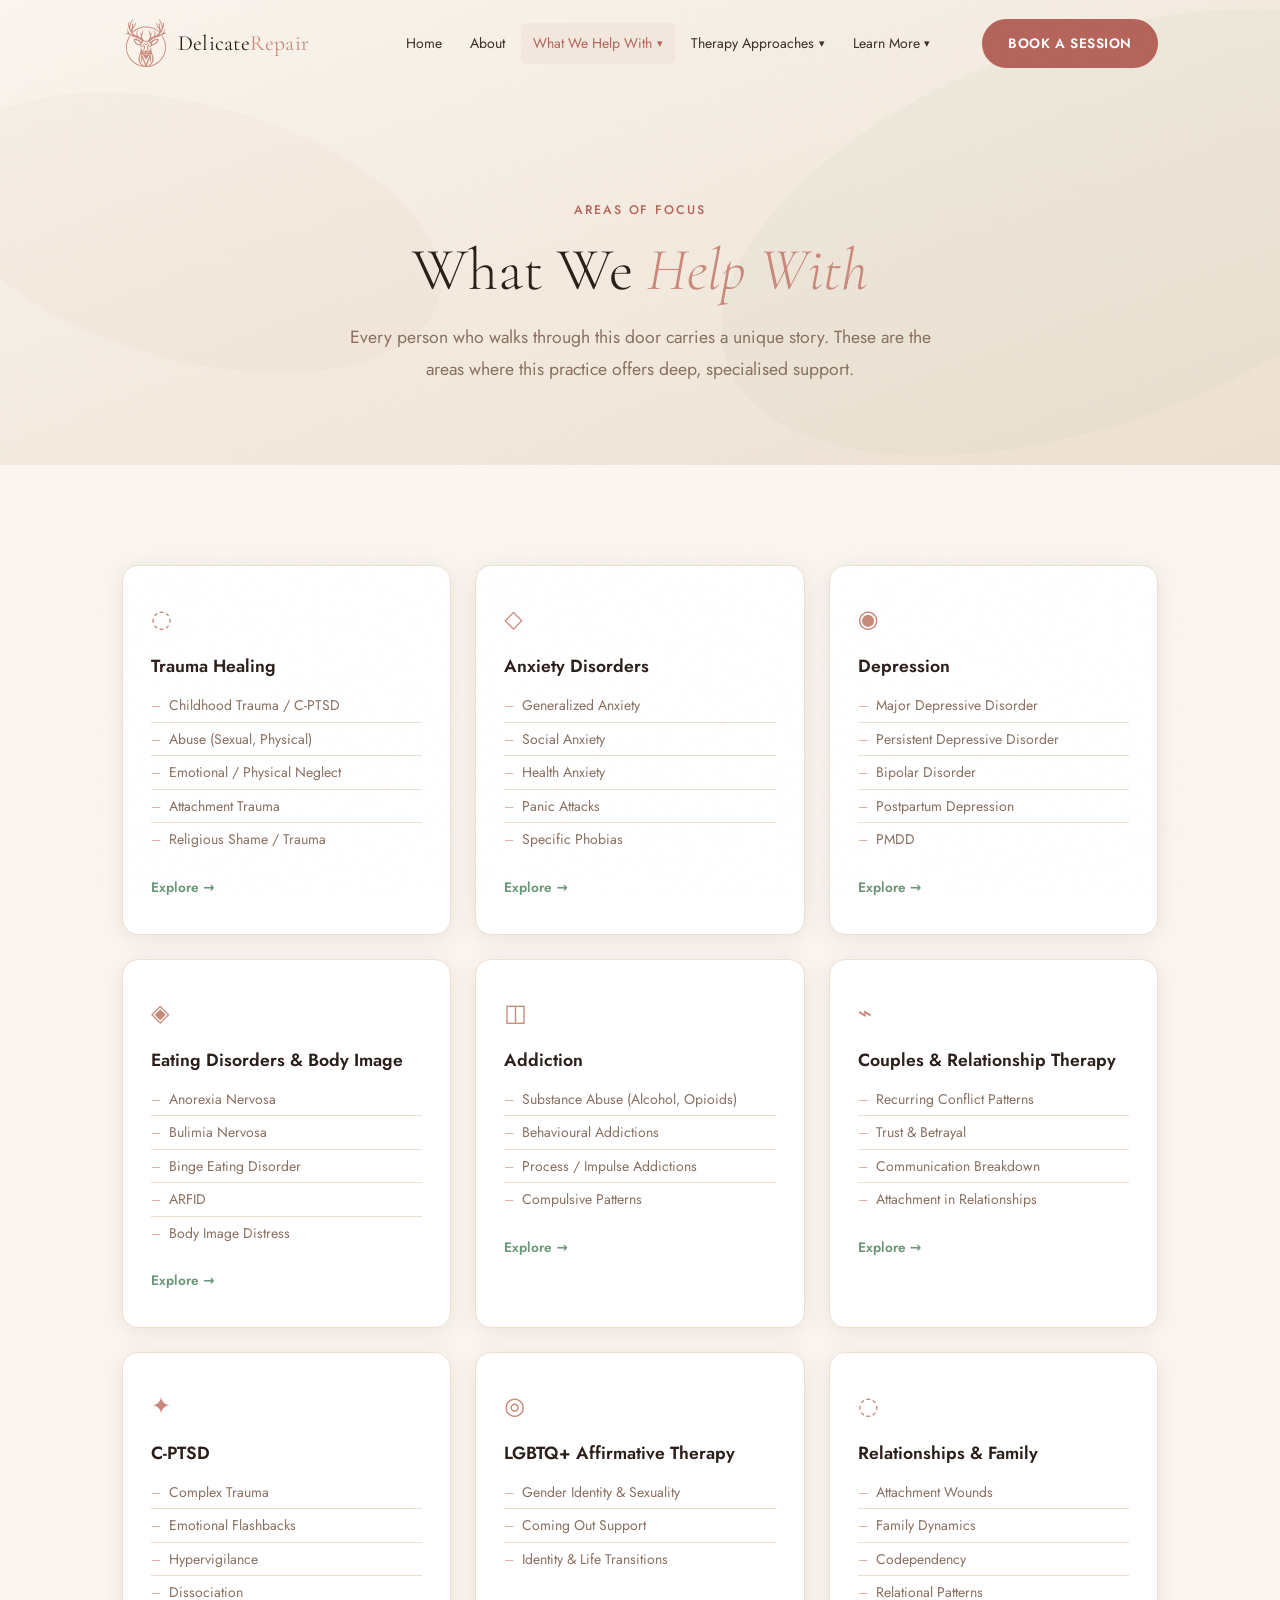
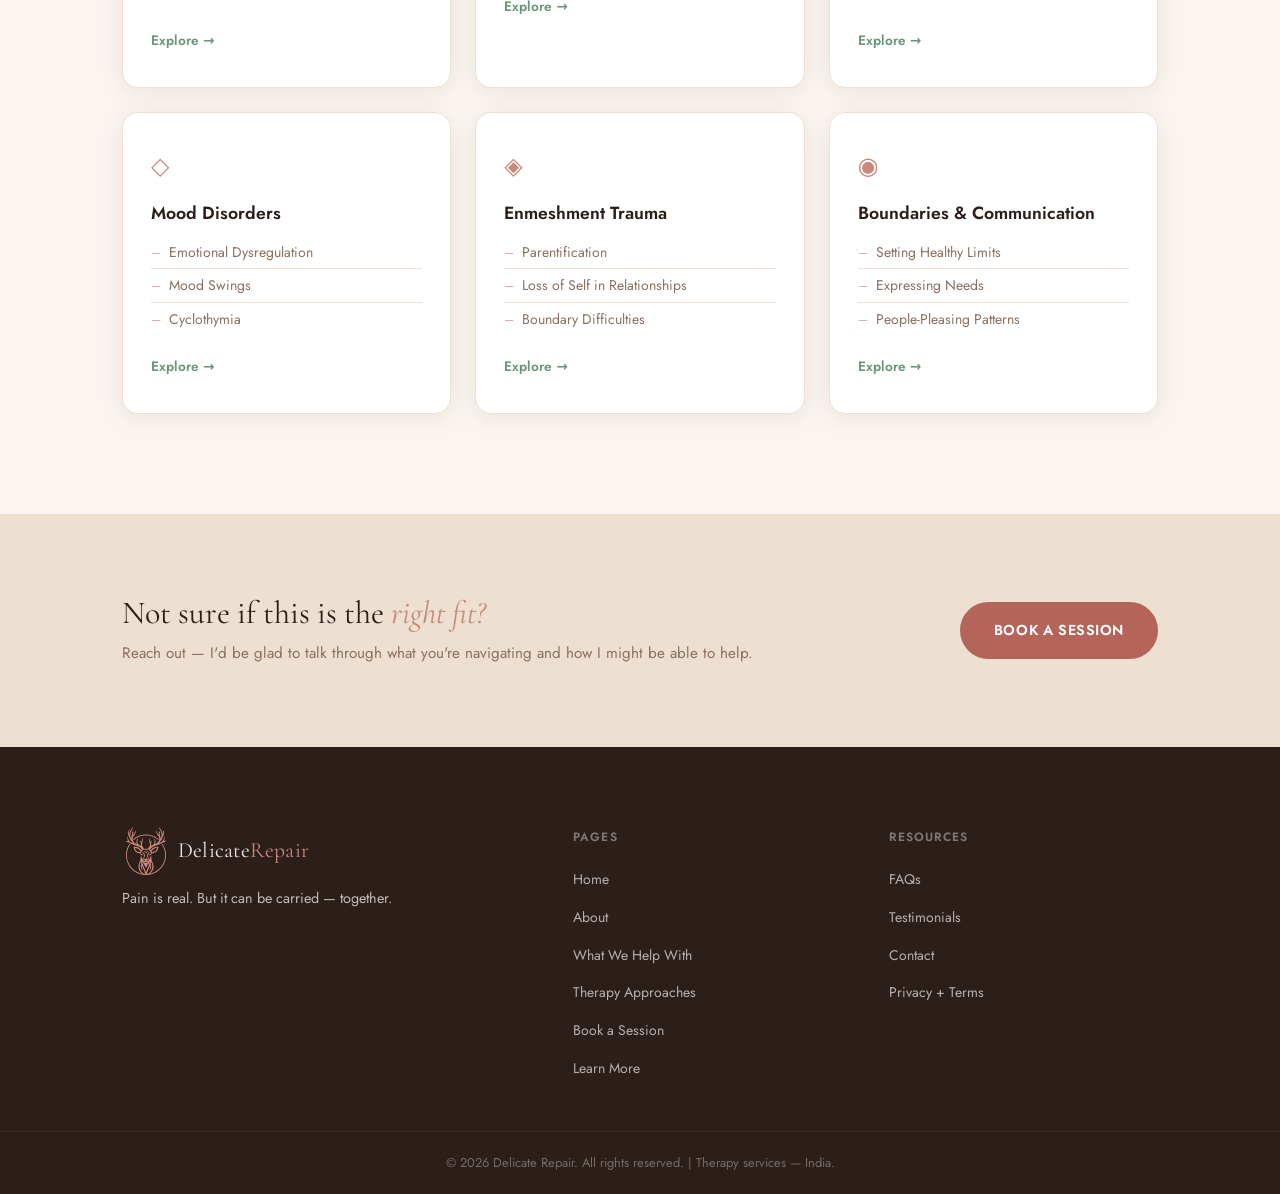
<file: specialties.html>
<!doctype html>
<html lang="en">
  <head>
    <meta charset="UTF-8" />
    <meta name="viewport" content="width=device-width, initial-scale=1.0" />
    <title>What We Help With — Delicate Repair</title>
    <meta name="description" content="Delicate Repair specialises in trauma, anxiety, depression, eating disorders, addiction, C-PTSD, LGBTQ+ affirmative therapy, and more." />
    <link rel="preconnect" href="https://fonts.googleapis.com" />
    <link rel="preconnect" href="https://fonts.gstatic.com" crossorigin />
    <link href="https://fonts.googleapis.com/css2?family=Cormorant+Garamond:ital,wght@0,300;0,400;0,500;0,600;1,300;1,400;1,500&family=Jost:wght@300;400;500;600&display=swap" rel="stylesheet" />
    <link rel="stylesheet" href="./style.css" />
  </head>
  <body>
    <div class="grain-overlay" aria-hidden="true"></div>
    <nav class="navbar" id="navbar">
      <div class="nav-container">
        <a href="./index.html" class="nav-logo"><img src="/logo2.svg" alt="Delicate Repair Logo" class="logo-mark" /><span class="logo-text">Delicate<em>Repair</em></span></a>
        <ul class="nav-links" id="nav-links">
          <li><a href="./index.html">Home</a></li>
          <li><a href="./about.html">About</a></li>
          <li class="has-dropdown"><a href="./specialties.html" class="active">What We Help With <span class="dropdown-arrow">▾</span></a>
            <ul class="dropdown">
              <li><a href="./specialties/trauma.html">Trauma</a></li>
              <li><a href="./specialties/anxiety.html">Anxiety</a></li>
              <li><a href="./specialties/depression.html">Depression</a></li>
              <li><a href="./specialties/eating-disorders.html">Eating Disorders</a></li>
              <li><a href="./specialties/addiction.html">Addiction</a></li>
              <li><a href="./specialties/couples-therapy.html">Couples Therapy</a></li>
              <li><a href="./specialties.html">All Specialties →</a></li>
            </ul>
          </li>
          <li class="has-dropdown"><a href="./approaches.html">Therapy Approaches <span class="dropdown-arrow">▾</span></a>
            <ul class="dropdown">
              <li><a href="./approaches/emdr.html">EMDR</a></li>
              <li><a href="./approaches/ifs.html">Internal Family Systems</a></li>
            </ul>
          </li>
          <li class="has-dropdown"><a href="./learn.html">Learn More <span class="dropdown-arrow">▾</span></a>
            <ul class="dropdown">
              <li><a href="/learn.html#faqs">FAQs</a></li>
              <li><a href="/learn.html#testimonials">Testimonials</a></li>
              <li><a href="/learn.html#contact">Contact</a></li>
            </ul>
          </li>
        </ul>
        <a href="./book.html" class="btn-primary nav-cta">Book a Session</a>
        <button class="hamburger" id="hamburger" aria-label="Toggle menu"><span></span><span></span><span></span></button>
      </div>
    </nav>

    <section class="page-hero">
      <div class="container">
        <p class="section-eyebrow fade-in">Areas of Focus</p>
        <h1 class="page-hero-title fade-in" style="--delay:0.1s">What We <em>Help With</em></h1>
        <p class="page-hero-sub fade-in" style="--delay:0.2s">Every person who walks through this door carries a unique story. These are the areas where this practice offers deep, specialised support.</p>
      </div>
    </section>

    <!-- SPECIALTIES GRID -->
    <section class="section">
      <div class="container">
        <div class="specialties-grid">

          <a href="./specialties/trauma.html" class="specialty-card fade-in">
            <div class="spec-icon">◌</div>
            <h2>Trauma Healing</h2>
            <ul>
              <li>Childhood Trauma / C-PTSD</li>
              <li>Abuse (Sexual, Physical)</li>
              <li>Emotional / Physical Neglect</li>
              <li>Attachment Trauma</li>
              <li>Religious Shame / Trauma</li>
            </ul>
            <span class="spec-link">Explore →</span>
          </a>

          <a href="./specialties/anxiety.html" class="specialty-card fade-in" style="--delay:0.08s">
            <div class="spec-icon">◇</div>
            <h2>Anxiety Disorders</h2>
            <ul>
              <li>Generalized Anxiety</li>
              <li>Social Anxiety</li>
              <li>Health Anxiety</li>
              <li>Panic Attacks</li>
              <li>Specific Phobias</li>
            </ul>
            <span class="spec-link">Explore →</span>
          </a>

          <a href="./specialties/depression.html" class="specialty-card fade-in" style="--delay:0.16s">
            <div class="spec-icon">◉</div>
            <h2>Depression</h2>
            <ul>
              <li>Major Depressive Disorder</li>
              <li>Persistent Depressive Disorder</li>
              <li>Bipolar Disorder</li>
              <li>Postpartum Depression</li>
              <li>PMDD</li>
            </ul>
            <span class="spec-link">Explore →</span>
          </a>

          <a href="./specialties/eating-disorders.html" class="specialty-card fade-in" style="--delay:0.24s">
            <div class="spec-icon">◈</div>
            <h2>Eating Disorders & Body Image</h2>
            <ul>
              <li>Anorexia Nervosa</li>
              <li>Bulimia Nervosa</li>
              <li>Binge Eating Disorder</li>
              <li>ARFID</li>
              <li>Body Image Distress</li>
            </ul>
            <span class="spec-link">Explore →</span>
          </a>

          <a href="./specialties/addiction.html" class="specialty-card fade-in" style="--delay:0.32s">
            <div class="spec-icon">◫</div>
            <h2>Addiction</h2>
            <ul>
              <li>Substance Abuse (Alcohol, Opioids)</li>
              <li>Behavioural Addictions</li>
              <li>Process / Impulse Addictions</li>
              <li>Compulsive Patterns</li>
            </ul>
            <span class="spec-link">Explore →</span>
          </a>

          <a href="./specialties/couples-therapy.html" class="specialty-card fade-in" style="--delay:0.4s">
            <div class="spec-icon">⌁</div>
            <h2>Couples & Relationship Therapy</h2>
            <ul>
              <li>Recurring Conflict Patterns</li>
              <li>Trust & Betrayal</li>
              <li>Communication Breakdown</li>
              <li>Attachment in Relationships</li>
            </ul>
            <span class="spec-link">Explore →</span>
          </a>

          <a href="/specialties/c-ptsd.html" class="specialty-card fade-in" style="--delay:0.08s">
            <div class="spec-icon">✦</div>
            <h2>C-PTSD</h2>
            <ul>
              <li>Complex Trauma</li>
              <li>Emotional Flashbacks</li>
              <li>Hypervigilance</li>
              <li>Dissociation</li>
            </ul>
            <span class="spec-link">Explore →</span>
          </a>

          <a href="./specialties/lgbtq.html" class="specialty-card fade-in" style="--delay:0.16s">
            <div class="spec-icon">◎</div>
            <h2>LGBTQ+ Affirmative Therapy</h2>
            <ul>
              <li>Gender Identity & Sexuality</li>
              <li>Coming Out Support</li>
              <li>Identity & Life Transitions</li>
            </ul>
            <span class="spec-link">Explore →</span>
          </a>

          <a href="./specialties/relationships.html" class="specialty-card fade-in" style="--delay:0.24s">
            <div class="spec-icon">◌</div>
            <h2>Relationships & Family</h2>
            <ul>
              <li>Attachment Wounds</li>
              <li>Family Dynamics</li>
              <li>Codependency</li>
              <li>Relational Patterns</li>
            </ul>
            <span class="spec-link">Explore →</span>
          </a>

          <a href="./specialties/mood-disorders.html" class="specialty-card fade-in" style="--delay:0.32s">
            <div class="spec-icon">◇</div>
            <h2>Mood Disorders</h2>
            <ul>
              <li>Emotional Dysregulation</li>
              <li>Mood Swings</li>
              <li>Cyclothymia</li>
            </ul>
            <span class="spec-link">Explore →</span>
          </a>

          <a href="./specialties/enmeshment-trauma.html" class="specialty-card fade-in" style="--delay:0.4s">
            <div class="spec-icon">◈</div>
            <h2>Enmeshment Trauma</h2>
            <ul>
              <li>Parentification</li>
              <li>Loss of Self in Relationships</li>
              <li>Boundary Difficulties</li>
            </ul>
            <span class="spec-link">Explore →</span>
          </a>

          <a href="./specialties/boundaries.html" class="specialty-card fade-in" style="--delay:0.08s">
            <div class="spec-icon">◉</div>
            <h2>Boundaries & Communication</h2>
            <ul>
              <li>Setting Healthy Limits</li>
              <li>Expressing Needs</li>
              <li>People-Pleasing Patterns</li>
            </ul>
            <span class="spec-link">Explore →</span>
          </a>

        </div>
      </div>
    </section>

    <!-- CTA BAND -->
    <section class="cta-band fade-in">
      <div class="container cta-band-inner">
        <div>
          <h2 class="cta-band-title">Not sure if this is the <em>right fit?</em></h2>
          <p class="cta-band-sub">Reach out — I'd be glad to talk through what you're navigating and how I might be able to help.</p>
        </div>
        <a href="./book.html" class="btn-primary">Book a Session</a>
      </div>
    </section>

    <footer class="footer">
      <div class="container footer-inner">
        <div class="footer-brand">
          <a href="./index.html" class="nav-logo"><img src="/logo2.svg" alt="Delicate Repair Logo" class="logo-mark" /><span class="logo-text">Delicate<em>Repair</em></span></a>
          <p class="footer-tagline">Pain is real. But it can be carried — together.</p>
        </div>
        <div class="footer-col">
          <p class="footer-col-title">Pages</p>
          <ul>
            <li><a href="./index.html">Home</a></li>
            <li><a href="./about.html">About</a></li>
            <li><a href="./specialties.html">What We Help With</a></li>
            <li><a href="./approaches.html">Therapy Approaches</a></li>
            <li><a href="./book.html">Book a Session</a></li>
            <li><a href="./learn.html">Learn More</a></li>
          </ul>
        </div>
        <div class="footer-col">
          <p class="footer-col-title">Resources</p>
          <ul>
            <li><a href="/learn.html#faqs">FAQs</a></li>
            <li><a href="/learn.html#testimonials">Testimonials</a></li>
            <li><a href="/learn.html#contact">Contact</a></li>
            <li><a href="/learn.html#privacy">Privacy + Terms</a></li>
          </ul>
        </div>
      </div>
      <div class="footer-bottom">
        <p>© 2026 Delicate Repair. All rights reserved. | Therapy services — India.</p>
      </div>
    </footer>
    <script src="./script.js"></script>
  </body>
</html>
</file>
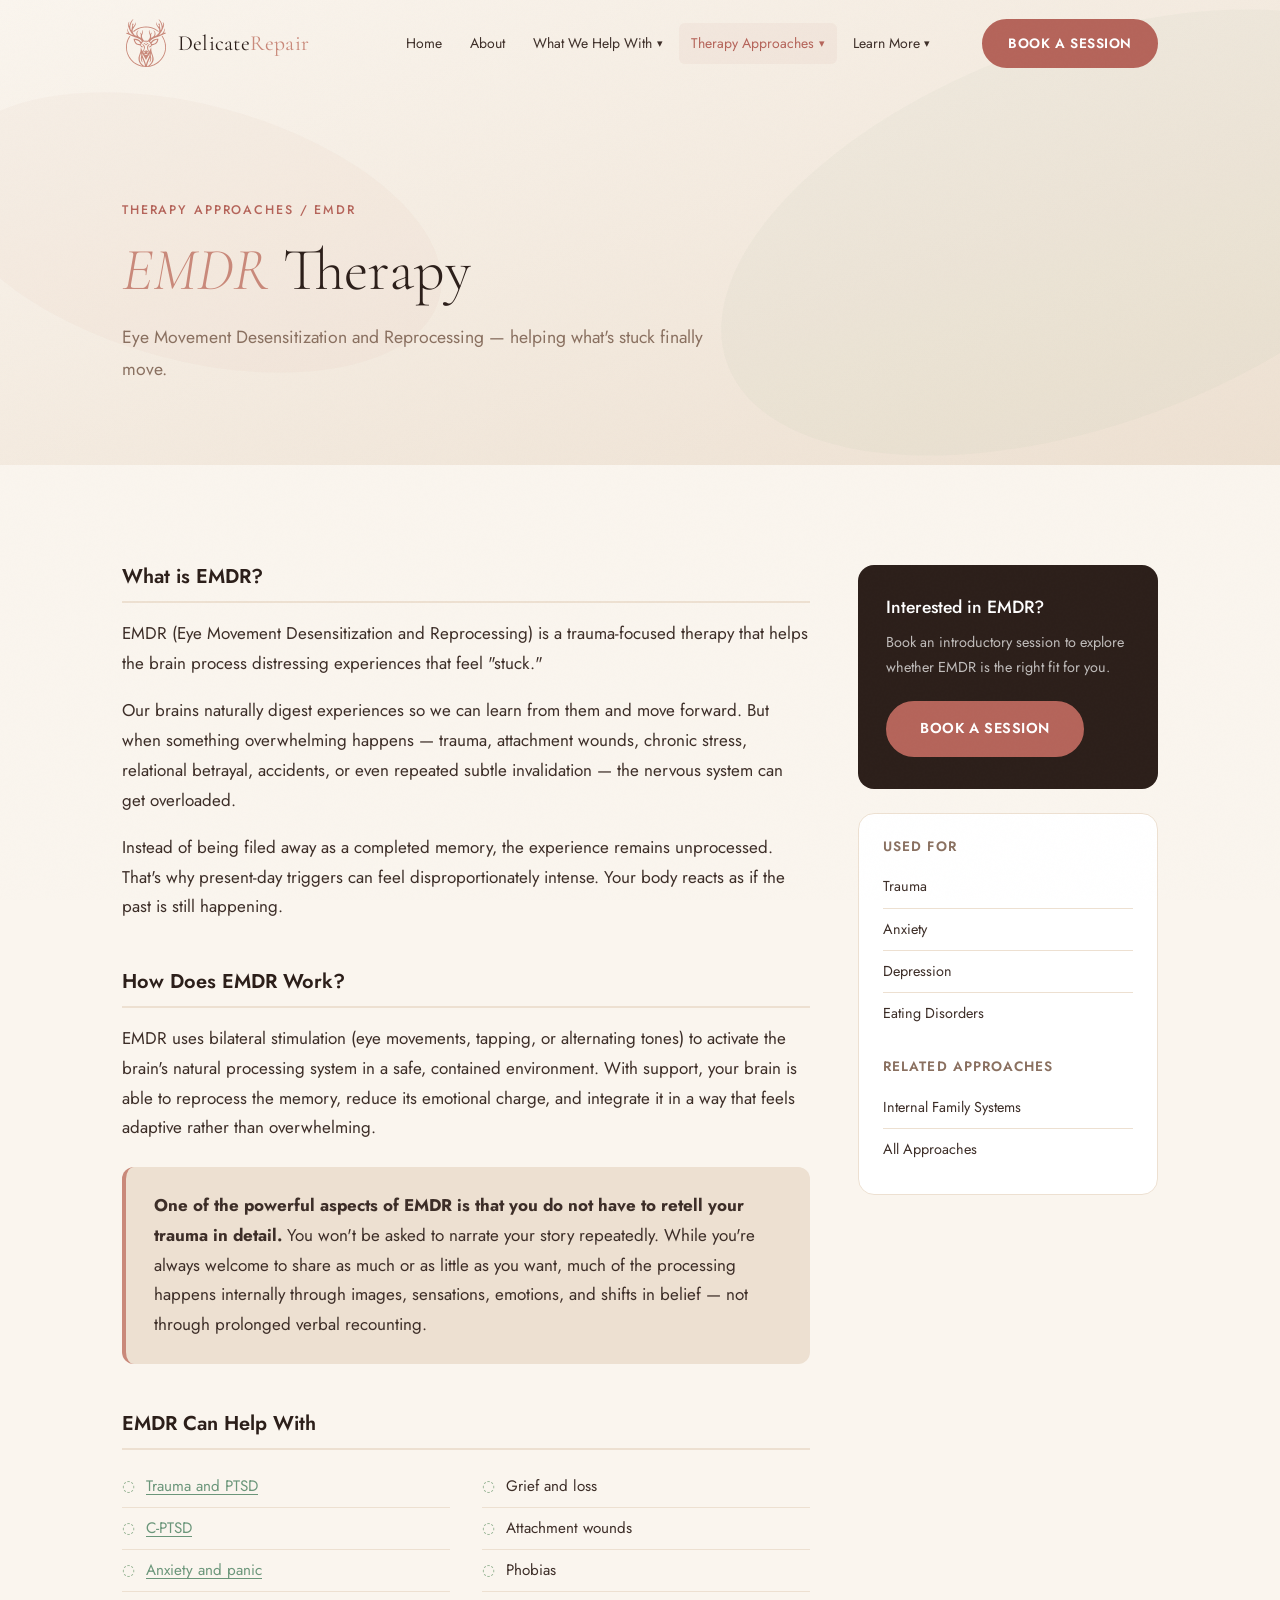
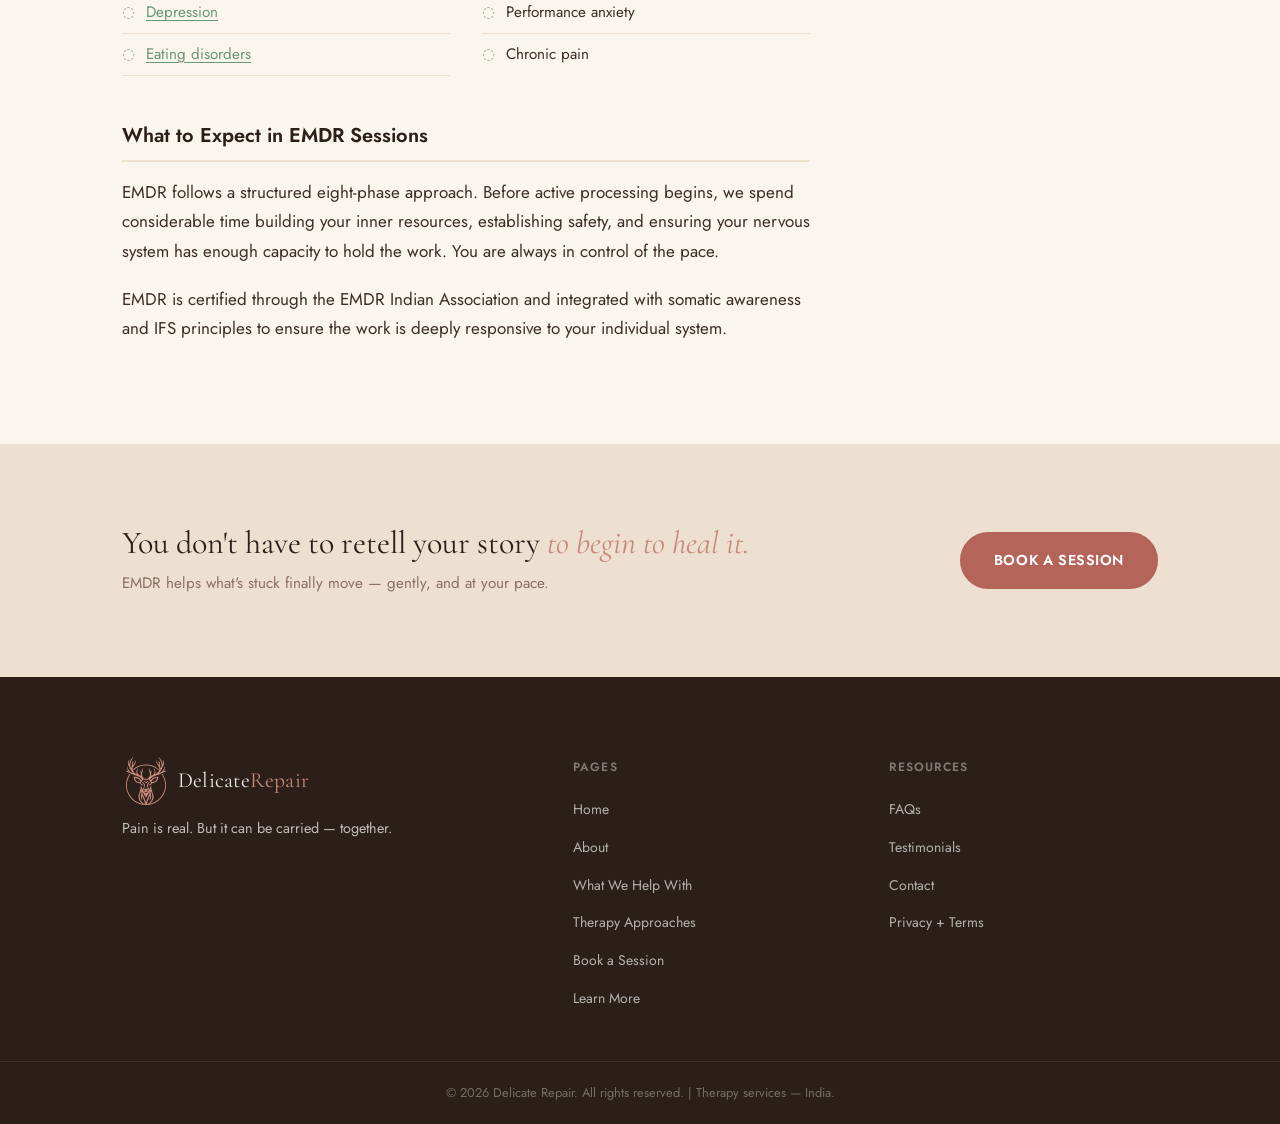
<file: approaches/emdr.html>
<!doctype html>
<html lang="en">
  <head>
    <meta charset="UTF-8" />
    <meta name="viewport" content="width=device-width, initial-scale=1.0" />
    <title>EMDR Therapy — Delicate Repair</title>
    <meta name="description" content="EMDR therapy at Delicate Repair. Process stuck traumatic memories without retelling your story in detail. Learn how EMDR works and how it can help." />
    <link rel="preconnect" href="https://fonts.googleapis.com" />
    <link rel="preconnect" href="https://fonts.gstatic.com" crossorigin />
    <link href="https://fonts.googleapis.com/css2?family=Cormorant+Garamond:ital,wght@0,300;0,400;0,500;0,600;1,300;1,400;1,500&family=Jost:wght@300;400;500;600&display=swap" rel="stylesheet" />
    <link rel="stylesheet" href="../style.css" />
  </head>
  <body>
    <div class="grain-overlay" aria-hidden="true"></div>
    <nav class="navbar" id="navbar">
      <div class="nav-container">
        <a href="../index.html" class="nav-logo"><img src="/logo2.svg" alt="Delicate Repair Logo" class="logo-mark" /><span class="logo-text">Delicate<em>Repair</em></span></a>
        <ul class="nav-links" id="nav-links">
          <li><a href="../index.html">Home</a></li><li><a href="../about.html">About</a></li>
          <li class="has-dropdown"><a href="../specialties.html">What We Help With <span class="dropdown-arrow">▾</span></a>
            <ul class="dropdown"><li><a href="../specialties/trauma.html">Trauma</a></li><li><a href="../specialties/anxiety.html">Anxiety</a></li><li><a href="../specialties/depression.html">Depression</a></li><li><a href="../specialties/eating-disorders.html">Eating Disorders</a></li><li><a href="../specialties/addiction.html">Addiction</a></li><li><a href="../specialties/couples-therapy.html">Couples Therapy</a></li><li><a href="../specialties.html">All Specialties →</a></li></ul>
          </li>
          <li class="has-dropdown"><a href="../approaches.html" class="active">Therapy Approaches <span class="dropdown-arrow">▾</span></a>
            <ul class="dropdown"><li><a href="../approaches/emdr.html">EMDR</a></li><li><a href="../approaches/ifs.html">Internal Family Systems</a></li></ul>
          </li>
          <li class="has-dropdown"><a href="../learn.html">Learn More <span class="dropdown-arrow">▾</span></a>
            <ul class="dropdown"><li><a href="/learn.html#faqs">FAQs</a></li><li><a href="/learn.html#testimonials">Testimonials</a></li><li><a href="/learn.html#contact">Contact</a></li></ul>
          </li>
        </ul>
        <a href="../book.html" class="btn-primary nav-cta">Book a Session</a>
        <button class="hamburger" id="hamburger" aria-label="Toggle menu"><span></span><span></span><span></span></button>
      </div>
    </nav>

    <section class="page-hero page-hero--specialty">
      <div class="container">
        <p class="section-eyebrow fade-in"><a href="../approaches.html">Therapy Approaches</a> / EMDR</p>
        <h1 class="page-hero-title fade-in" style="--delay:0.1s"><em>EMDR</em> Therapy</h1>
        <p class="page-hero-sub fade-in" style="--delay:0.2s">Eye Movement Desensitization and Reprocessing — helping what's stuck finally move.</p>
      </div>
    </section>

    <section class="section deep-dive">
      <div class="container deep-dive-container">
        <div class="deep-dive-content">
          <div class="deep-section fade-in">
            <h2>What is EMDR?</h2>
            <p>EMDR (Eye Movement Desensitization and Reprocessing) is a trauma-focused therapy that helps the brain process distressing experiences that feel "stuck."</p>
            <p>Our brains naturally digest experiences so we can learn from them and move forward. But when something overwhelming happens — trauma, attachment wounds, chronic stress, relational betrayal, accidents, or even repeated subtle invalidation — the nervous system can get overloaded.</p>
            <p>Instead of being filed away as a completed memory, the experience remains unprocessed. That's why present-day triggers can feel disproportionately intense. Your body reacts as if the past is still happening.</p>
          </div>

          <div class="deep-section fade-in">
            <h2>How Does EMDR Work?</h2>
            <p>EMDR uses bilateral stimulation (eye movements, tapping, or alternating tones) to activate the brain's natural processing system in a safe, contained environment. With support, your brain is able to reprocess the memory, reduce its emotional charge, and integrate it in a way that feels adaptive rather than overwhelming.</p>
            <div class="highlight-box">
              <p><strong>One of the powerful aspects of EMDR is that you do not have to retell your trauma in detail.</strong> You won't be asked to narrate your story repeatedly. While you're always welcome to share as much or as little as you want, much of the processing happens internally through images, sensations, emotions, and shifts in belief — not through prolonged verbal recounting.</p>
            </div>
          </div>

          <div class="deep-section fade-in">
            <h2>EMDR Can Help With</h2>
            <ul class="deep-list two-col">
              <li><a href="../specialties/trauma.html">Trauma and PTSD</a></li>
              <li><a href="/specialties/c-ptsd.html">C-PTSD</a></li>
              <li><a href="../specialties/anxiety.html">Anxiety and panic</a></li>
              <li><a href="../specialties/depression.html">Depression</a></li>
              <li><a href="../specialties/eating-disorders.html">Eating disorders</a></li>
              <li>Grief and loss</li>
              <li>Attachment wounds</li>
              <li>Phobias</li>
              <li>Performance anxiety</li>
              <li>Chronic pain</li>
            </ul>
          </div>

          <div class="deep-section fade-in">
            <h2>What to Expect in EMDR Sessions</h2>
            <p>EMDR follows a structured eight-phase approach. Before active processing begins, we spend considerable time building your inner resources, establishing safety, and ensuring your nervous system has enough capacity to hold the work. You are always in control of the pace.</p>
            <p>EMDR is certified through the EMDR Indian Association and integrated with somatic awareness and IFS principles to ensure the work is deeply responsive to your individual system.</p>
          </div>
        </div>

        <aside class="deep-dive-sidebar">
          <div class="sidebar-cta-card">
            <h3>Interested in EMDR?</h3>
            <p>Book an introductory session to explore whether EMDR is the right fit for you.</p>
            <a href="../book.html" class="btn-primary">Book a Session</a>
          </div>
          <div class="sidebar-related">
            <h4>Used for</h4>
            <ul>
              <li><a href="../specialties/trauma.html">Trauma</a></li>
              <li><a href="../specialties/anxiety.html">Anxiety</a></li>
              <li><a href="../specialties/depression.html">Depression</a></li>
              <li><a href="../specialties/eating-disorders.html">Eating Disorders</a></li>
            </ul>
            <h4 style="margin-top:1.5rem">Related Approaches</h4>
            <ul>
              <li><a href="../approaches/ifs.html">Internal Family Systems</a></li>
              <li><a href="../approaches.html">All Approaches</a></li>
            </ul>
          </div>
        </aside>
      </div>
    </section>

    <section class="cta-band fade-in">
      <div class="container cta-band-inner">
        <div>
          <h2 class="cta-band-title">You don't have to retell your story <em>to begin to heal it.</em></h2>
          <p class="cta-band-sub">EMDR helps what's stuck finally move — gently, and at your pace.</p>
        </div>
        <a href="../book.html" class="btn-primary">Book a Session</a>
      </div>
    </section>

    <footer class="footer">
      <div class="container footer-inner">
        <div class="footer-brand"><a href="../index.html" class="nav-logo"><img src="/logo2.svg" alt="Delicate Repair Logo" class="logo-mark" /><span class="logo-text">Delicate<em>Repair</em></span></a><p class="footer-tagline">Pain is real. But it can be carried — together.</p></div>
        <div class="footer-col"><p class="footer-col-title">Pages</p><ul><li><a href="../index.html">Home</a></li><li><a href="../about.html">About</a></li><li><a href="../specialties.html">What We Help With</a></li><li><a href="../approaches.html">Therapy Approaches</a></li><li><a href="../book.html">Book a Session</a></li><li><a href="../learn.html">Learn More</a></li></ul></div>
        <div class="footer-col"><p class="footer-col-title">Resources</p><ul><li><a href="/learn.html#faqs">FAQs</a></li><li><a href="/learn.html#testimonials">Testimonials</a></li><li><a href="/learn.html#contact">Contact</a></li><li><a href="/learn.html#privacy">Privacy + Terms</a></li></ul></div>
      </div>
      <div class="footer-bottom"><p>© 2026 Delicate Repair. All rights reserved. | Therapy services — India.</p></div>
    </footer>
    <script src="../script.js"></script>
  </body>
</html>
</file>
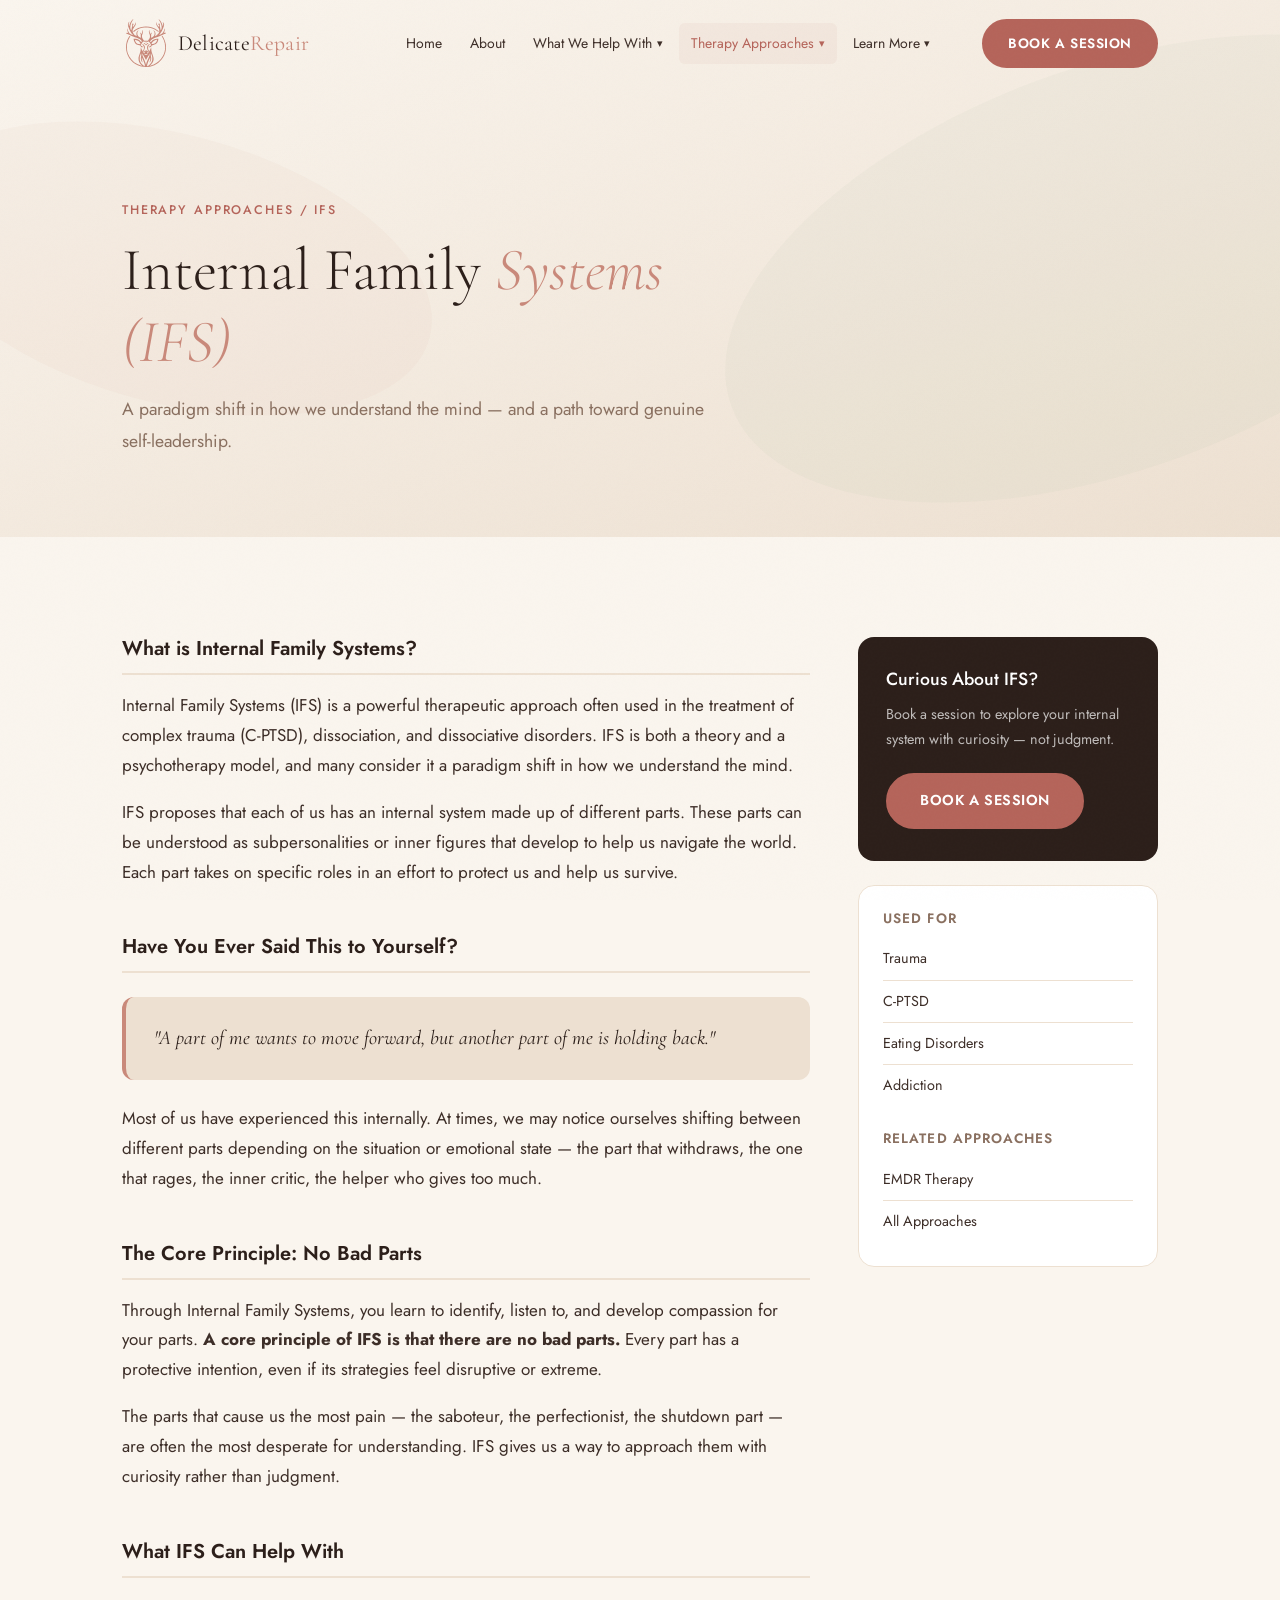
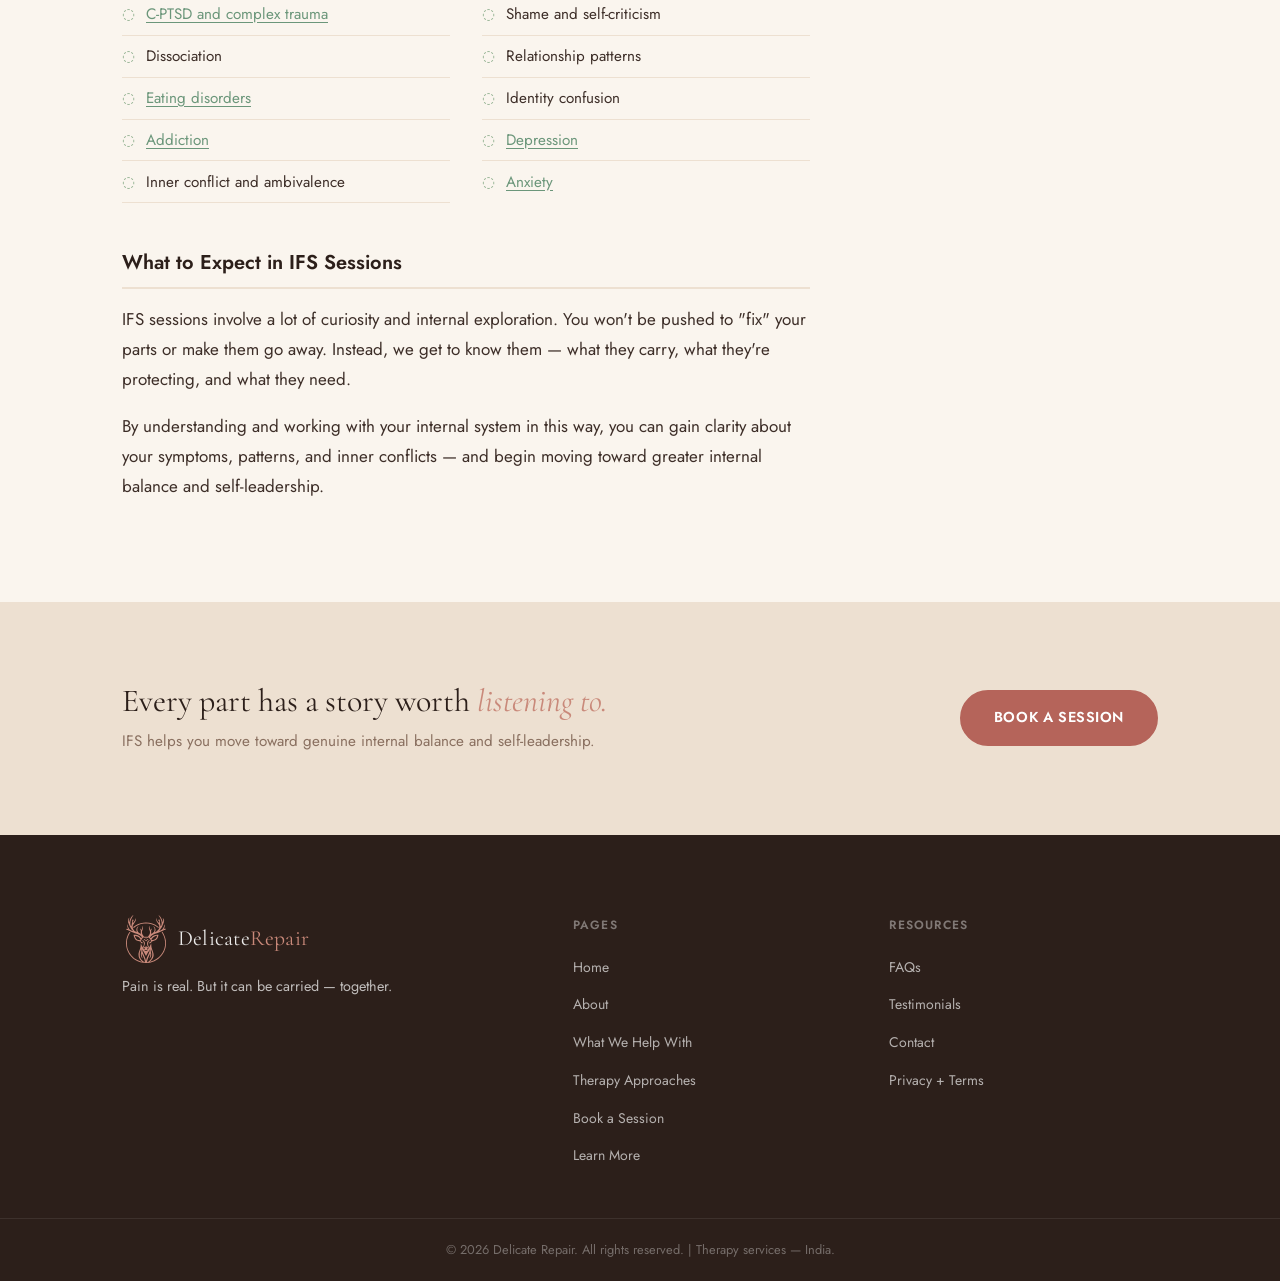
<file: approaches/ifs.html>
<!doctype html>
<html lang="en">
  <head>
    <meta charset="UTF-8" />
    <meta name="viewport" content="width=device-width, initial-scale=1.0" />
    <title>Internal Family Systems (IFS) — Delicate Repair</title>
    <meta name="description" content="Internal Family Systems therapy at Delicate Repair. Explore and befriend every part of yourself — especially the ones you've been at war with." />
    <link rel="preconnect" href="https://fonts.googleapis.com" />
    <link rel="preconnect" href="https://fonts.gstatic.com" crossorigin />
    <link href="https://fonts.googleapis.com/css2?family=Cormorant+Garamond:ital,wght@0,300;0,400;0,500;0,600;1,300;1,400;1,500&family=Jost:wght@300;400;500;600&display=swap" rel="stylesheet" />
    <link rel="stylesheet" href="../style.css" />
  </head>
  <body>
    <div class="grain-overlay" aria-hidden="true"></div>
    <nav class="navbar" id="navbar">
      <div class="nav-container">
        <a href="../index.html" class="nav-logo"><img src="/logo2.svg" alt="Delicate Repair Logo" class="logo-mark" /><span class="logo-text">Delicate<em>Repair</em></span></a>
        <ul class="nav-links" id="nav-links">
          <li><a href="../index.html">Home</a></li><li><a href="../about.html">About</a></li>
          <li class="has-dropdown"><a href="../specialties.html">What We Help With <span class="dropdown-arrow">▾</span></a>
            <ul class="dropdown"><li><a href="../specialties/trauma.html">Trauma</a></li><li><a href="../specialties/anxiety.html">Anxiety</a></li><li><a href="../specialties/depression.html">Depression</a></li><li><a href="../specialties/eating-disorders.html">Eating Disorders</a></li><li><a href="../specialties/addiction.html">Addiction</a></li><li><a href="../specialties/couples-therapy.html">Couples Therapy</a></li><li><a href="../specialties.html">All Specialties →</a></li></ul>
          </li>
          <li class="has-dropdown"><a href="../approaches.html" class="active">Therapy Approaches <span class="dropdown-arrow">▾</span></a>
            <ul class="dropdown"><li><a href="../approaches/emdr.html">EMDR</a></li><li><a href="../approaches/ifs.html">Internal Family Systems</a></li></ul>
          </li>
          <li class="has-dropdown"><a href="../learn.html">Learn More <span class="dropdown-arrow">▾</span></a>
            <ul class="dropdown"><li><a href="/learn.html#faqs">FAQs</a></li><li><a href="/learn.html#testimonials">Testimonials</a></li><li><a href="/learn.html#contact">Contact</a></li></ul>
          </li>
        </ul>
        <a href="../book.html" class="btn-primary nav-cta">Book a Session</a>
        <button class="hamburger" id="hamburger" aria-label="Toggle menu"><span></span><span></span><span></span></button>
      </div>
    </nav>

    <section class="page-hero page-hero--specialty">
      <div class="container">
        <p class="section-eyebrow fade-in"><a href="../approaches.html">Therapy Approaches</a> / IFS</p>
        <h1 class="page-hero-title fade-in" style="--delay:0.1s">Internal Family <em>Systems (IFS)</em></h1>
        <p class="page-hero-sub fade-in" style="--delay:0.2s">A paradigm shift in how we understand the mind — and a path toward genuine self-leadership.</p>
      </div>
    </section>

    <section class="section deep-dive">
      <div class="container deep-dive-container">
        <div class="deep-dive-content">
          <div class="deep-section fade-in">
            <h2>What is Internal Family Systems?</h2>
            <p>Internal Family Systems (IFS) is a powerful therapeutic approach often used in the treatment of complex trauma (C-PTSD), dissociation, and dissociative disorders. IFS is both a theory and a psychotherapy model, and many consider it a paradigm shift in how we understand the mind.</p>
            <p>IFS proposes that each of us has an internal system made up of different parts. These parts can be understood as subpersonalities or inner figures that develop to help us navigate the world. Each part takes on specific roles in an effort to protect us and help us survive.</p>
          </div>

          <div class="deep-section fade-in">
            <h2>Have You Ever Said This to Yourself?</h2>
            <div class="highlight-box">
              <blockquote class="pull-quote-sm">"A part of me wants to move forward, but another part of me is holding back."</blockquote>
            </div>
            <p>Most of us have experienced this internally. At times, we may notice ourselves shifting between different parts depending on the situation or emotional state — the part that withdraws, the one that rages, the inner critic, the helper who gives too much.</p>
          </div>

          <div class="deep-section fade-in">
            <h2>The Core Principle: No Bad Parts</h2>
            <p>Through Internal Family Systems, you learn to identify, listen to, and develop compassion for your parts. <strong>A core principle of IFS is that there are no bad parts.</strong> Every part has a protective intention, even if its strategies feel disruptive or extreme.</p>
            <p>The parts that cause us the most pain — the saboteur, the perfectionist, the shutdown part — are often the most desperate for understanding. IFS gives us a way to approach them with curiosity rather than judgment.</p>
          </div>

          <div class="deep-section fade-in">
            <h2>What IFS Can Help With</h2>
            <ul class="deep-list two-col">
              <li><a href="/specialties/c-ptsd.html">C-PTSD and complex trauma</a></li>
              <li>Dissociation</li>
              <li><a href="../specialties/eating-disorders.html">Eating disorders</a></li>
              <li><a href="../specialties/addiction.html">Addiction</a></li>
              <li>Inner conflict and ambivalence</li>
              <li>Shame and self-criticism</li>
              <li>Relationship patterns</li>
              <li>Identity confusion</li>
              <li><a href="../specialties/depression.html">Depression</a></li>
              <li><a href="../specialties/anxiety.html">Anxiety</a></li>
            </ul>
          </div>

          <div class="deep-section fade-in">
            <h2>What to Expect in IFS Sessions</h2>
            <p>IFS sessions involve a lot of curiosity and internal exploration. You won't be pushed to "fix" your parts or make them go away. Instead, we get to know them — what they carry, what they're protecting, and what they need.</p>
            <p>By understanding and working with your internal system in this way, you can gain clarity about your symptoms, patterns, and inner conflicts — and begin moving toward greater internal balance and self-leadership.</p>
          </div>
        </div>

        <aside class="deep-dive-sidebar">
          <div class="sidebar-cta-card">
            <h3>Curious About IFS?</h3>
            <p>Book a session to explore your internal system with curiosity — not judgment.</p>
            <a href="../book.html" class="btn-primary">Book a Session</a>
          </div>
          <div class="sidebar-related">
            <h4>Used for</h4>
            <ul>
              <li><a href="../specialties/trauma.html">Trauma</a></li>
              <li><a href="/specialties/c-ptsd.html">C-PTSD</a></li>
              <li><a href="../specialties/eating-disorders.html">Eating Disorders</a></li>
              <li><a href="../specialties/addiction.html">Addiction</a></li>
            </ul>
            <h4 style="margin-top:1.5rem">Related Approaches</h4>
            <ul>
              <li><a href="../approaches/emdr.html">EMDR Therapy</a></li>
              <li><a href="../approaches.html">All Approaches</a></li>
            </ul>
          </div>
        </aside>
      </div>
    </section>

    <section class="cta-band fade-in">
      <div class="container cta-band-inner">
        <div>
          <h2 class="cta-band-title">Every part has a story worth <em>listening to.</em></h2>
          <p class="cta-band-sub">IFS helps you move toward genuine internal balance and self-leadership.</p>
        </div>
        <a href="../book.html" class="btn-primary">Book a Session</a>
      </div>
    </section>

    <footer class="footer">
      <div class="container footer-inner">
        <div class="footer-brand"><a href="../index.html" class="nav-logo"><img src="/logo2.svg" alt="Delicate Repair Logo" class="logo-mark" /><span class="logo-text">Delicate<em>Repair</em></span></a><p class="footer-tagline">Pain is real. But it can be carried — together.</p></div>
        <div class="footer-col"><p class="footer-col-title">Pages</p><ul><li><a href="../index.html">Home</a></li><li><a href="../about.html">About</a></li><li><a href="../specialties.html">What We Help With</a></li><li><a href="../approaches.html">Therapy Approaches</a></li><li><a href="../book.html">Book a Session</a></li><li><a href="../learn.html">Learn More</a></li></ul></div>
        <div class="footer-col"><p class="footer-col-title">Resources</p><ul><li><a href="/learn.html#faqs">FAQs</a></li><li><a href="/learn.html#testimonials">Testimonials</a></li><li><a href="/learn.html#contact">Contact</a></li><li><a href="/learn.html#privacy">Privacy + Terms</a></li></ul></div>
      </div>
      <div class="footer-bottom"><p>© 2026 Delicate Repair. All rights reserved. | Therapy services — India.</p></div>
    </footer>
    <script src="../script.js"></script>
  </body>
</html>
</file>
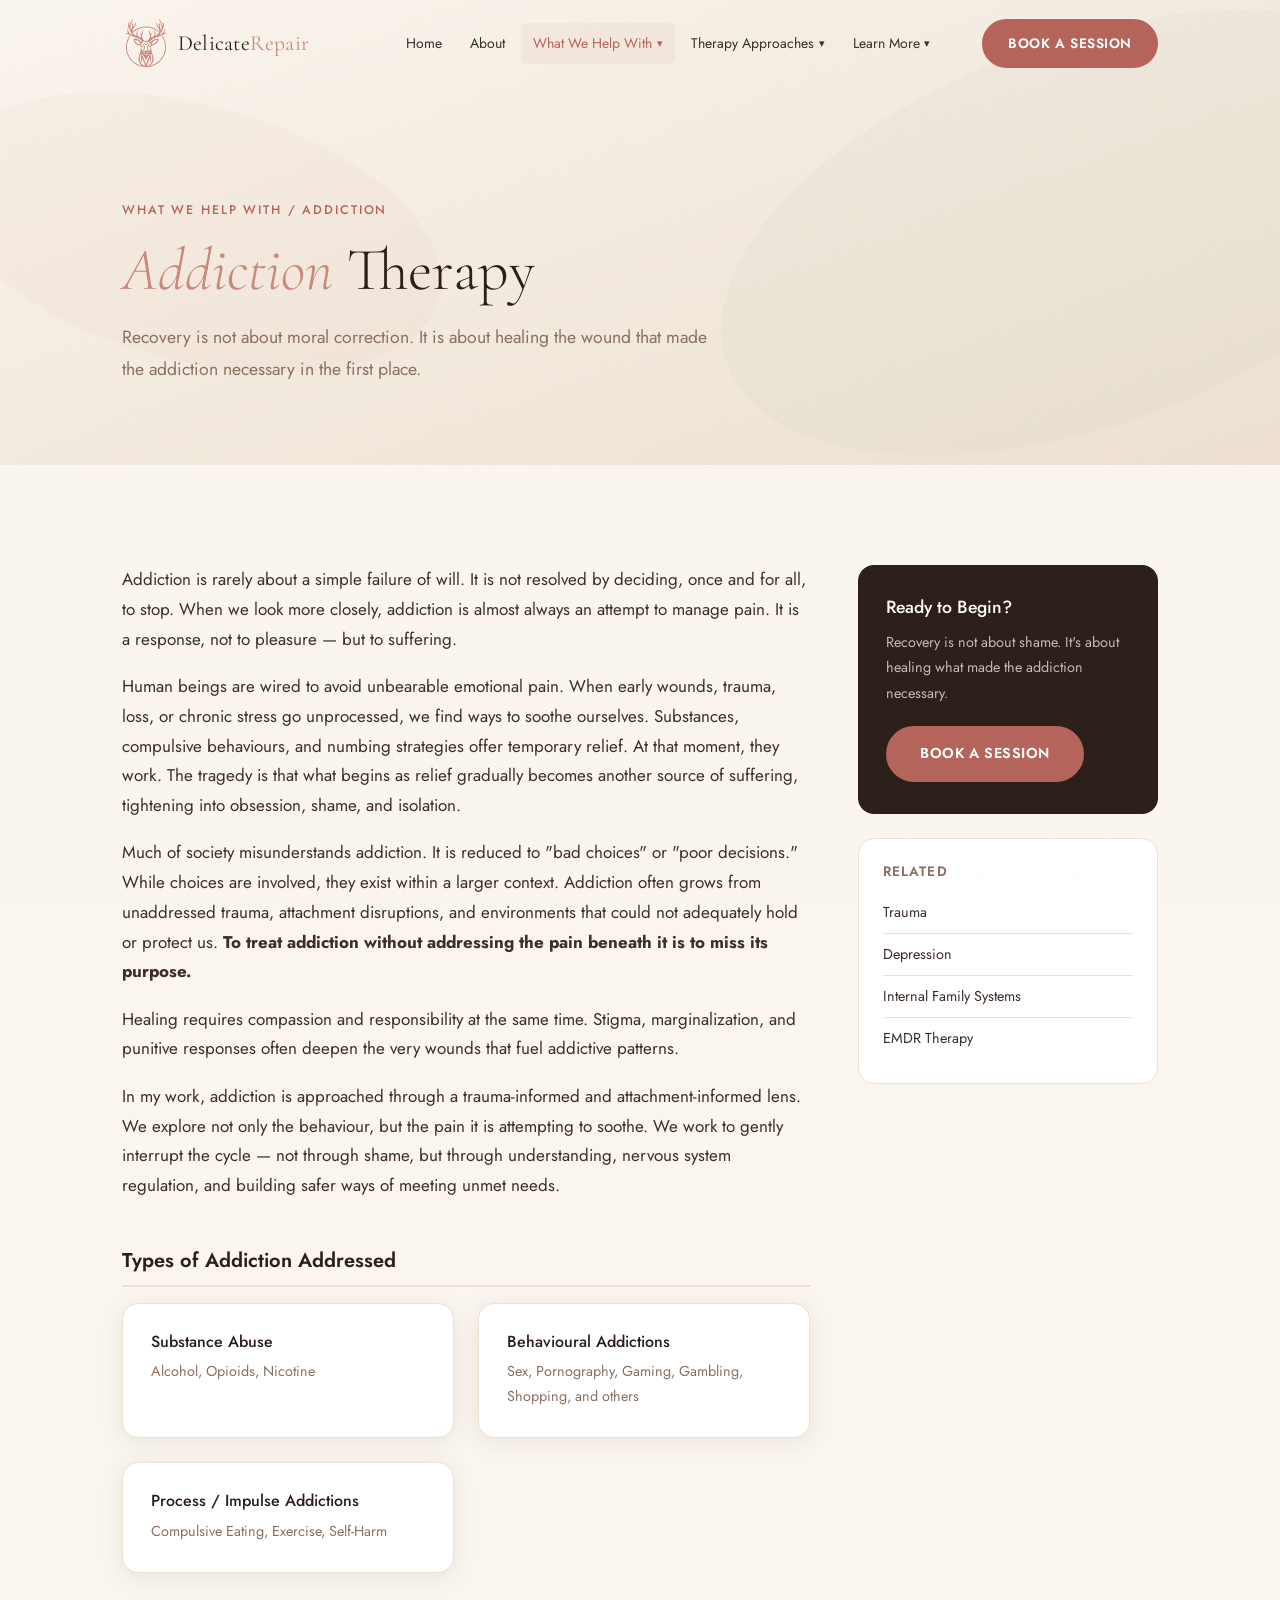
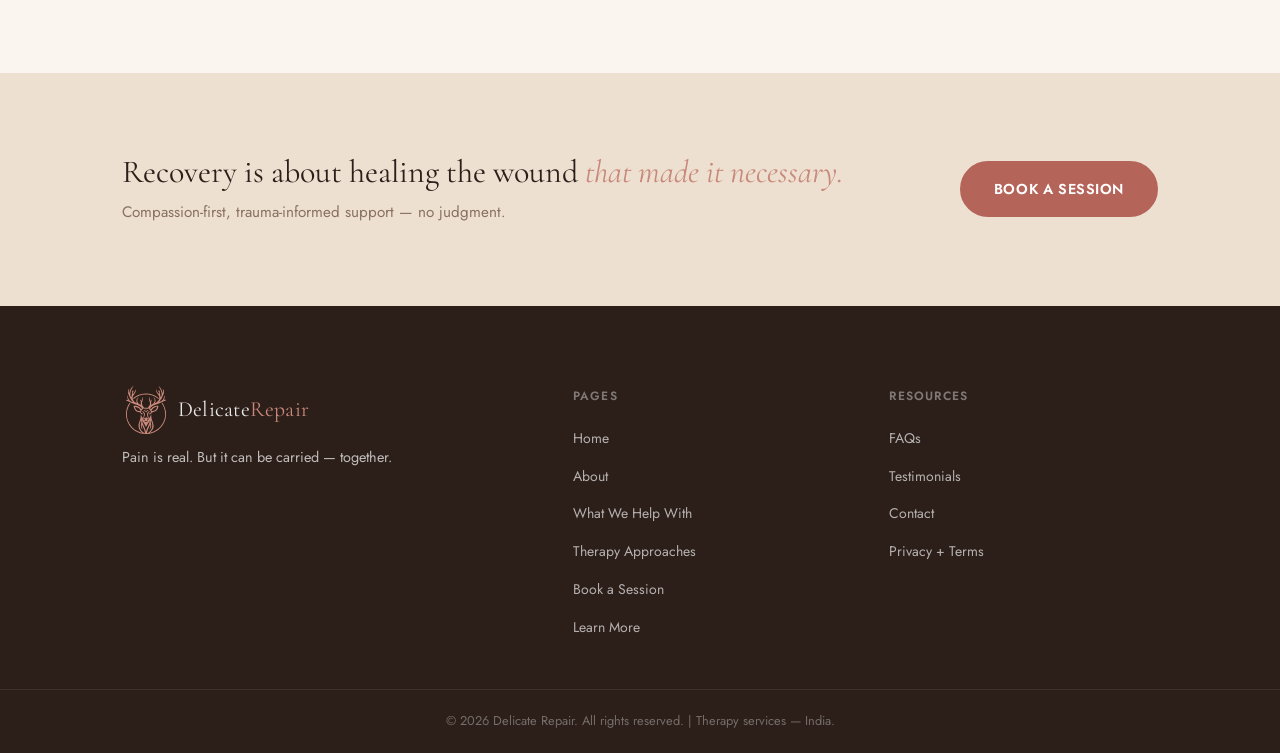
<file: specialties/addiction.html>
<!doctype html>
<html lang="en">
  <head>
    <meta charset="UTF-8" />
    <meta name="viewport" content="width=device-width, initial-scale=1.0" />
    <title>Addiction Therapy — Delicate Repair</title>
    <meta name="description" content="Trauma-informed addiction therapy at Delicate Repair. Treating substance abuse, behavioural addictions, and impulse control with compassion — not shame." />
    <link rel="preconnect" href="https://fonts.googleapis.com" />
    <link rel="preconnect" href="https://fonts.gstatic.com" crossorigin />
    <link href="https://fonts.googleapis.com/css2?family=Cormorant+Garamond:ital,wght@0,300;0,400;0,500;0,600;1,300;1,400;1,500&family=Jost:wght@300;400;500;600&display=swap" rel="stylesheet" />
    <link rel="stylesheet" href="../style.css" />
  </head>
  <body>
    <div class="grain-overlay" aria-hidden="true"></div>
    <nav class="navbar" id="navbar">
      <div class="nav-container">
        <a href="../index.html" class="nav-logo"><img src="/logo2.svg" alt="Delicate Repair Logo" class="logo-mark" /><span class="logo-text">Delicate<em>Repair</em></span></a>
        <ul class="nav-links" id="nav-links">
          <li><a href="../index.html">Home</a></li><li><a href="../about.html">About</a></li>
          <li class="has-dropdown"><a href="../specialties.html" class="active">What We Help With <span class="dropdown-arrow">▾</span></a>
            <ul class="dropdown"><li><a href="../specialties/trauma.html">Trauma</a></li><li><a href="../specialties/anxiety.html">Anxiety</a></li><li><a href="../specialties/depression.html">Depression</a></li><li><a href="../specialties/eating-disorders.html">Eating Disorders</a></li><li><a href="../specialties/addiction.html">Addiction</a></li><li><a href="../specialties/couples-therapy.html">Couples Therapy</a></li><li><a href="../specialties.html">All Specialties →</a></li></ul>
          </li>
          <li class="has-dropdown"><a href="../approaches.html">Therapy Approaches <span class="dropdown-arrow">▾</span></a>
            <ul class="dropdown"><li><a href="../approaches/emdr.html">EMDR</a></li><li><a href="../approaches/ifs.html">Internal Family Systems</a></li></ul>
          </li>
          <li class="has-dropdown"><a href="../learn.html">Learn More <span class="dropdown-arrow">▾</span></a>
            <ul class="dropdown"><li><a href="/learn.html#faqs">FAQs</a></li><li><a href="/learn.html#testimonials">Testimonials</a></li><li><a href="/learn.html#contact">Contact</a></li></ul>
          </li>
        </ul>
        <a href="../book.html" class="btn-primary nav-cta">Book a Session</a>
        <button class="hamburger" id="hamburger" aria-label="Toggle menu"><span></span><span></span><span></span></button>
      </div>
    </nav>

    <section class="page-hero page-hero--specialty">
      <div class="container">
        <p class="section-eyebrow fade-in"><a href="../specialties.html">What We Help With</a> / Addiction</p>
        <h1 class="page-hero-title fade-in" style="--delay:0.1s"><em>Addiction</em> Therapy</h1>
        <p class="page-hero-sub fade-in" style="--delay:0.2s">Recovery is not about moral correction. It is about healing the wound that made the addiction necessary in the first place.</p>
      </div>
    </section>

    <section class="section deep-dive">
      <div class="container deep-dive-container">
        <div class="deep-dive-content">
          <div class="deep-section fade-in">
            <p>Addiction is rarely about a simple failure of will. It is not resolved by deciding, once and for all, to stop. When we look more closely, addiction is almost always an attempt to manage pain. It is a response, not to pleasure — but to suffering.</p>
            <p>Human beings are wired to avoid unbearable emotional pain. When early wounds, trauma, loss, or chronic stress go unprocessed, we find ways to soothe ourselves. Substances, compulsive behaviours, and numbing strategies offer temporary relief. At that moment, they work. The tragedy is that what begins as relief gradually becomes another source of suffering, tightening into obsession, shame, and isolation.</p>
            <p>Much of society misunderstands addiction. It is reduced to "bad choices" or "poor decisions." While choices are involved, they exist within a larger context. Addiction often grows from unaddressed trauma, attachment disruptions, and environments that could not adequately hold or protect us. <strong>To treat addiction without addressing the pain beneath it is to miss its purpose.</strong></p>
            <p>Healing requires compassion and responsibility at the same time. Stigma, marginalization, and punitive responses often deepen the very wounds that fuel addictive patterns.</p>
            <p>In my work, addiction is approached through a trauma-informed and attachment-informed lens. We explore not only the behaviour, but the pain it is attempting to soothe. We work to gently interrupt the cycle — not through shame, but through understanding, nervous system regulation, and building safer ways of meeting unmet needs.</p>
          </div>

          <div class="deep-section fade-in">
            <h2>Types of Addiction Addressed</h2>
            <div class="addiction-types">
              <div class="addiction-type-card">
                <h3>Substance Abuse</h3>
                <p>Alcohol, Opioids, Nicotine</p>
              </div>
              <div class="addiction-type-card">
                <h3>Behavioural Addictions</h3>
                <p>Sex, Pornography, Gaming, Gambling, Shopping, and others</p>
              </div>
              <div class="addiction-type-card">
                <h3>Process / Impulse Addictions</h3>
                <p>Compulsive Eating, Exercise, Self-Harm</p>
              </div>
            </div>
          </div>
        </div>

        <aside class="deep-dive-sidebar">
          <div class="sidebar-cta-card">
            <h3>Ready to Begin?</h3>
            <p>Recovery is not about shame. It's about healing what made the addiction necessary.</p>
            <a href="../book.html" class="btn-primary">Book a Session</a>
          </div>
          <div class="sidebar-related">
            <h4>Related</h4>
            <ul>
              <li><a href="../specialties/trauma.html">Trauma</a></li>
              <li><a href="../specialties/depression.html">Depression</a></li>
              <li><a href="../approaches/ifs.html">Internal Family Systems</a></li>
              <li><a href="../approaches/emdr.html">EMDR Therapy</a></li>
            </ul>
          </div>
        </aside>
      </div>
    </section>

    <section class="cta-band fade-in">
      <div class="container cta-band-inner">
        <div>
          <h2 class="cta-band-title">Recovery is about healing the wound <em>that made it necessary.</em></h2>
          <p class="cta-band-sub">Compassion-first, trauma-informed support — no judgment.</p>
        </div>
        <a href="../book.html" class="btn-primary">Book a Session</a>
      </div>
    </section>

    <footer class="footer">
      <div class="container footer-inner">
        <div class="footer-brand"><a href="../index.html" class="nav-logo"><img src="/logo2.svg" alt="Delicate Repair Logo" class="logo-mark" /><span class="logo-text">Delicate<em>Repair</em></span></a><p class="footer-tagline">Pain is real. But it can be carried — together.</p></div>
        <div class="footer-col"><p class="footer-col-title">Pages</p><ul><li><a href="../index.html">Home</a></li><li><a href="../about.html">About</a></li><li><a href="../specialties.html">What We Help With</a></li><li><a href="../approaches.html">Therapy Approaches</a></li><li><a href="../book.html">Book a Session</a></li><li><a href="../learn.html">Learn More</a></li></ul></div>
        <div class="footer-col"><p class="footer-col-title">Resources</p><ul><li><a href="/learn.html#faqs">FAQs</a></li><li><a href="/learn.html#testimonials">Testimonials</a></li><li><a href="/learn.html#contact">Contact</a></li><li><a href="/learn.html#privacy">Privacy + Terms</a></li></ul></div>
      </div>
      <div class="footer-bottom"><p>© 2026 Delicate Repair. All rights reserved. | Therapy services — India.</p></div>
    </footer>
    <script src="../script.js"></script>
  </body>
</html>
</file>
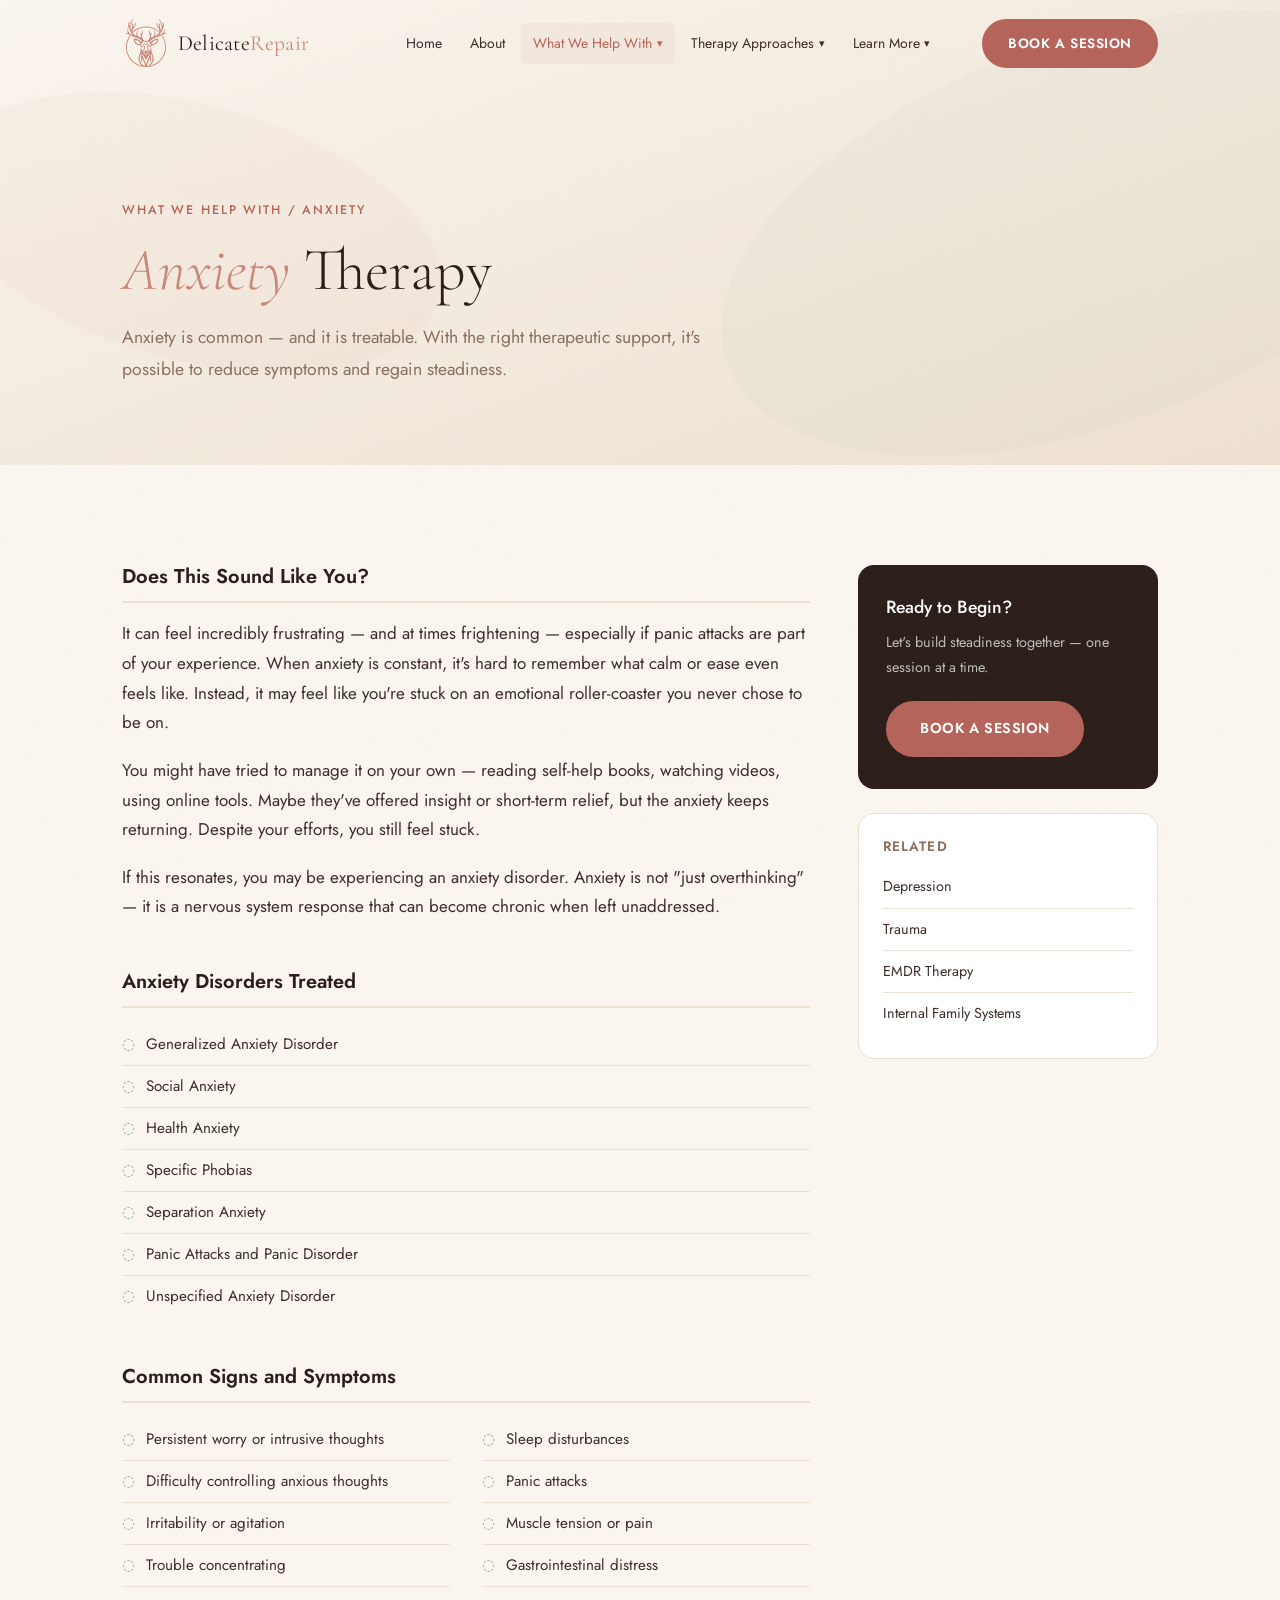
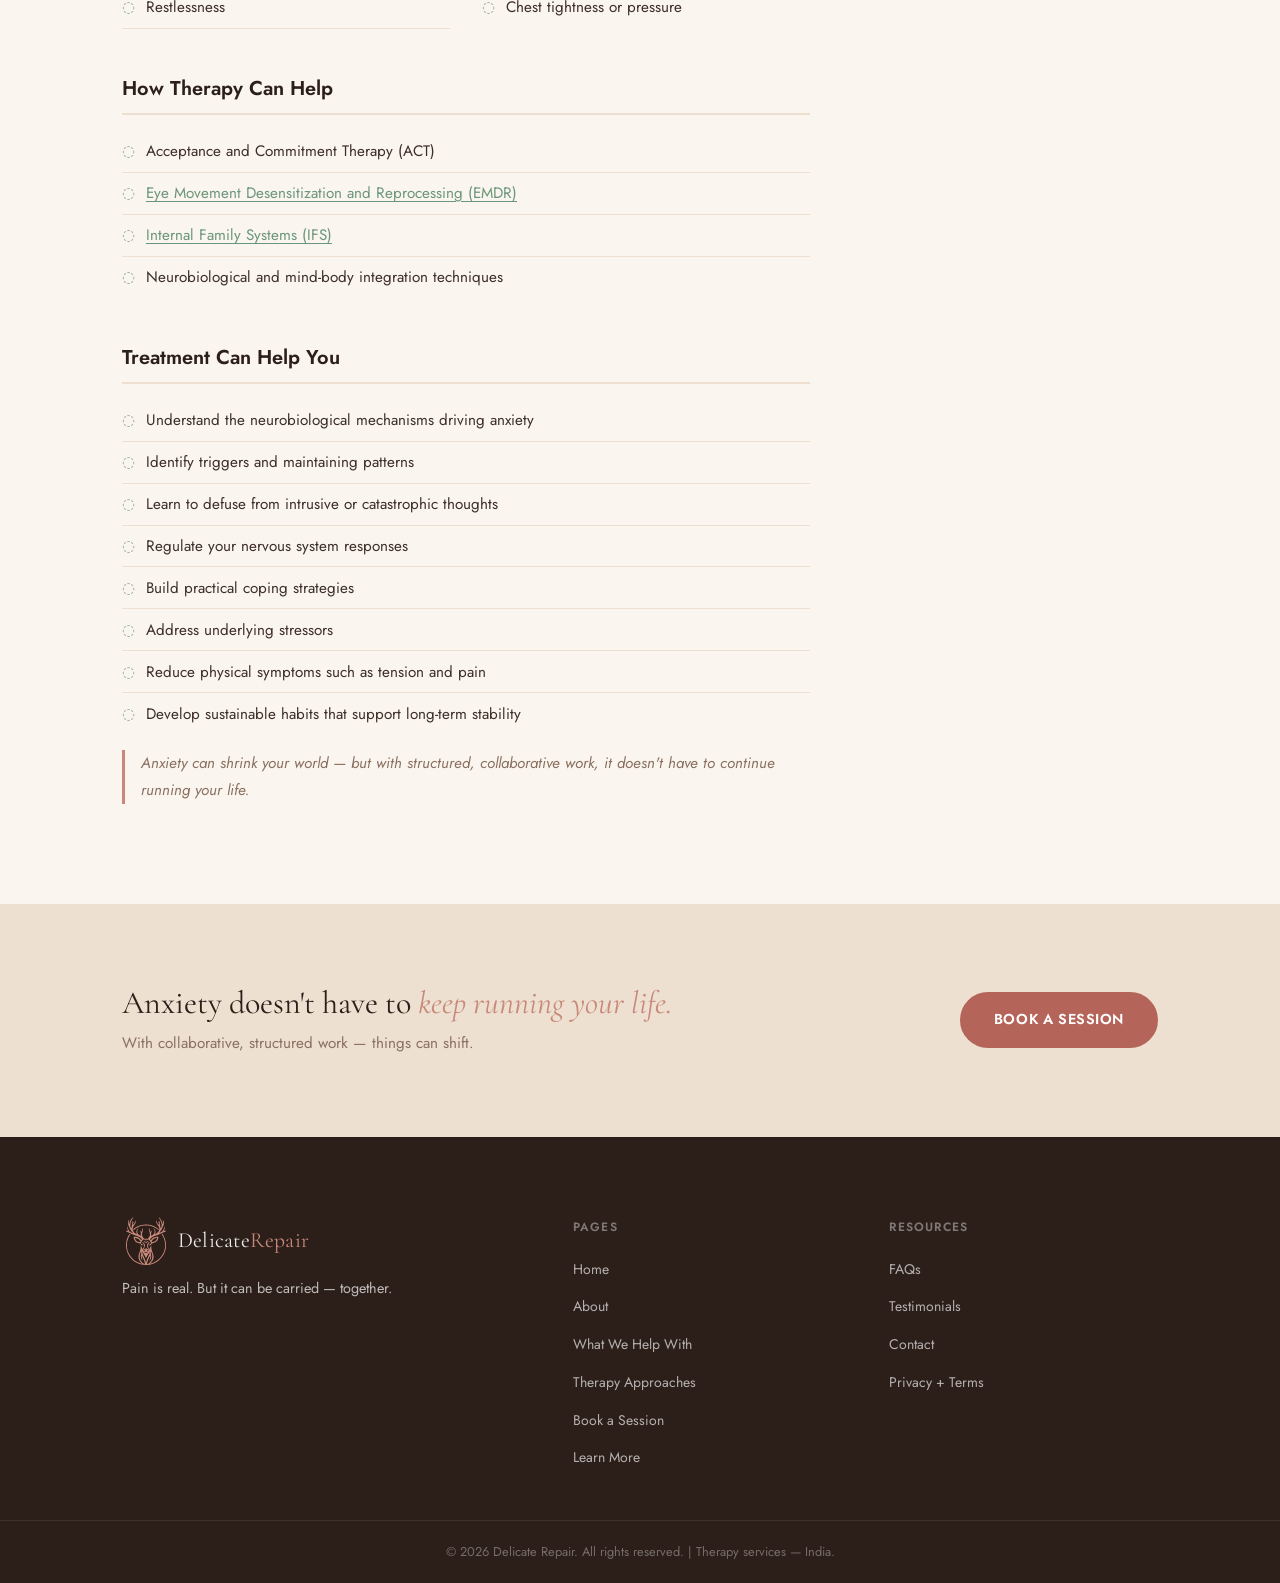
<file: specialties/anxiety.html>
<!doctype html>
<html lang="en">
  <head>
    <meta charset="UTF-8" />
    <meta name="viewport" content="width=device-width, initial-scale=1.0" />
    <title>Anxiety Therapy — Delicate Repair</title>
    <meta name="description" content="Anxiety therapy at Delicate Repair. Treating generalized anxiety, social anxiety, panic attacks, OCD, and more — with ACT, EMDR, and IFS." />
    <link rel="preconnect" href="https://fonts.googleapis.com" />
    <link rel="preconnect" href="https://fonts.gstatic.com" crossorigin />
    <link href="https://fonts.googleapis.com/css2?family=Cormorant+Garamond:ital,wght@0,300;0,400;0,500;0,600;1,300;1,400;1,500&family=Jost:wght@300;400;500;600&display=swap" rel="stylesheet" />
    <link rel="stylesheet" href="../style.css" />
  </head>
  <body>
    <div class="grain-overlay" aria-hidden="true"></div>
    <nav class="navbar" id="navbar">
      <div class="nav-container">
        <a href="../index.html" class="nav-logo"><img src="/logo2.svg" alt="Delicate Repair Logo" class="logo-mark" /><span class="logo-text">Delicate<em>Repair</em></span></a>
        <ul class="nav-links" id="nav-links">
          <li><a href="../index.html">Home</a></li><li><a href="../about.html">About</a></li>
          <li class="has-dropdown"><a href="../specialties.html" class="active">What We Help With <span class="dropdown-arrow">▾</span></a>
            <ul class="dropdown"><li><a href="../specialties/trauma.html">Trauma</a></li><li><a href="../specialties/anxiety.html">Anxiety</a></li><li><a href="../specialties/depression.html">Depression</a></li><li><a href="../specialties/eating-disorders.html">Eating Disorders</a></li><li><a href="../specialties/addiction.html">Addiction</a></li><li><a href="../specialties/couples-therapy.html">Couples Therapy</a></li><li><a href="../specialties.html">All Specialties →</a></li></ul>
          </li>
          <li class="has-dropdown"><a href="../approaches.html">Therapy Approaches <span class="dropdown-arrow">▾</span></a>
            <ul class="dropdown"><li><a href="../approaches/emdr.html">EMDR</a></li><li><a href="../approaches/ifs.html">Internal Family Systems</a></li></ul>
          </li>
          <li class="has-dropdown"><a href="../learn.html">Learn More <span class="dropdown-arrow">▾</span></a>
            <ul class="dropdown"><li><a href="/learn.html#faqs">FAQs</a></li><li><a href="/learn.html#testimonials">Testimonials</a></li><li><a href="/learn.html#contact">Contact</a></li></ul>
          </li>
        </ul>
        <a href="../book.html" class="btn-primary nav-cta">Book a Session</a>
        <button class="hamburger" id="hamburger" aria-label="Toggle menu"><span></span><span></span><span></span></button>
      </div>
    </nav>

    <section class="page-hero page-hero--specialty">
      <div class="container">
        <p class="section-eyebrow fade-in"><a href="../specialties.html">What We Help With</a> / Anxiety</p>
        <h1 class="page-hero-title fade-in" style="--delay:0.1s"><em>Anxiety</em> Therapy</h1>
        <p class="page-hero-sub fade-in" style="--delay:0.2s">Anxiety is common — and it is treatable. With the right therapeutic support, it's possible to reduce symptoms and regain steadiness.</p>
      </div>
    </section>

    <section class="section deep-dive">
      <div class="container deep-dive-container">
        <div class="deep-dive-content">
          <div class="deep-section fade-in">
            <h2>Does This Sound Like You?</h2>
            <p>It can feel incredibly frustrating — and at times frightening — especially if panic attacks are part of your experience. When anxiety is constant, it's hard to remember what calm or ease even feels like. Instead, it may feel like you're stuck on an emotional roller-coaster you never chose to be on.</p>
            <p>You might have tried to manage it on your own — reading self-help books, watching videos, using online tools. Maybe they've offered insight or short-term relief, but the anxiety keeps returning. Despite your efforts, you still feel stuck.</p>
            <p>If this resonates, you may be experiencing an anxiety disorder. Anxiety is not "just overthinking" — it is a nervous system response that can become chronic when left unaddressed.</p>
          </div>

          <div class="deep-section fade-in">
            <h2>Anxiety Disorders Treated</h2>
            <ul class="deep-list">
              <li>Generalized Anxiety Disorder</li>
              <li>Social Anxiety</li>
              <li>Health Anxiety</li>
              <li>Specific Phobias</li>
              <li>Separation Anxiety</li>
              <li>Panic Attacks and Panic Disorder</li>
              <li>Unspecified Anxiety Disorder</li>
            </ul>
          </div>

          <div class="deep-section fade-in">
            <h2>Common Signs and Symptoms</h2>
            <ul class="deep-list two-col">
              <li>Persistent worry or intrusive thoughts</li>
              <li>Difficulty controlling anxious thoughts</li>
              <li>Irritability or agitation</li>
              <li>Trouble concentrating</li>
              <li>Restlessness</li>
              <li>Sleep disturbances</li>
              <li>Panic attacks</li>
              <li>Muscle tension or pain</li>
              <li>Gastrointestinal distress</li>
              <li>Chest tightness or pressure</li>
            </ul>
          </div>

          <div class="deep-section fade-in">
            <h2>How Therapy Can Help</h2>
            <ul class="deep-list">
              <li>Acceptance and Commitment Therapy (ACT)</li>
              <li><a href="../approaches/emdr.html">Eye Movement Desensitization and Reprocessing (EMDR)</a></li>
              <li><a href="../approaches/ifs.html">Internal Family Systems (IFS)</a></li>
              <li>Neurobiological and mind-body integration techniques</li>
            </ul>
          </div>

          <div class="deep-section fade-in">
            <h2>Treatment Can Help You</h2>
            <ul class="deep-list">
              <li>Understand the neurobiological mechanisms driving anxiety</li>
              <li>Identify triggers and maintaining patterns</li>
              <li>Learn to defuse from intrusive or catastrophic thoughts</li>
              <li>Regulate your nervous system responses</li>
              <li>Build practical coping strategies</li>
              <li>Address underlying stressors</li>
              <li>Reduce physical symptoms such as tension and pain</li>
              <li>Develop sustainable habits that support long-term stability</li>
            </ul>
            <p class="deep-note">Anxiety can shrink your world — but with structured, collaborative work, it doesn't have to continue running your life.</p>
          </div>
        </div>

        <aside class="deep-dive-sidebar">
          <div class="sidebar-cta-card">
            <h3>Ready to Begin?</h3>
            <p>Let's build steadiness together — one session at a time.</p>
            <a href="../book.html" class="btn-primary">Book a Session</a>
          </div>
          <div class="sidebar-related">
            <h4>Related</h4>
            <ul>
              <li><a href="../specialties/depression.html">Depression</a></li>
              <li><a href="../specialties/trauma.html">Trauma</a></li>
              <li><a href="../approaches/emdr.html">EMDR Therapy</a></li>
              <li><a href="../approaches/ifs.html">Internal Family Systems</a></li>
            </ul>
          </div>
        </aside>
      </div>
    </section>

    <section class="cta-band fade-in">
      <div class="container cta-band-inner">
        <div>
          <h2 class="cta-band-title">Anxiety doesn't have to <em>keep running your life.</em></h2>
          <p class="cta-band-sub">With collaborative, structured work — things can shift.</p>
        </div>
        <a href="../book.html" class="btn-primary">Book a Session</a>
      </div>
    </section>

    <footer class="footer">
      <div class="container footer-inner">
        <div class="footer-brand"><a href="../index.html" class="nav-logo"><img src="/logo2.svg" alt="Delicate Repair Logo" class="logo-mark" /><span class="logo-text">Delicate<em>Repair</em></span></a><p class="footer-tagline">Pain is real. But it can be carried — together.</p></div>
        <div class="footer-col"><p class="footer-col-title">Pages</p><ul><li><a href="../index.html">Home</a></li><li><a href="../about.html">About</a></li><li><a href="../specialties.html">What We Help With</a></li><li><a href="../approaches.html">Therapy Approaches</a></li><li><a href="../book.html">Book a Session</a></li><li><a href="../learn.html">Learn More</a></li></ul></div>
        <div class="footer-col"><p class="footer-col-title">Resources</p><ul><li><a href="/learn.html#faqs">FAQs</a></li><li><a href="/learn.html#testimonials">Testimonials</a></li><li><a href="/learn.html#contact">Contact</a></li><li><a href="/learn.html#privacy">Privacy + Terms</a></li></ul></div>
      </div>
      <div class="footer-bottom"><p>© 2026 Delicate Repair. All rights reserved. | Therapy services — India.</p></div>
    </footer>
    <script src="../script.js"></script>
  </body>
</html>
</file>
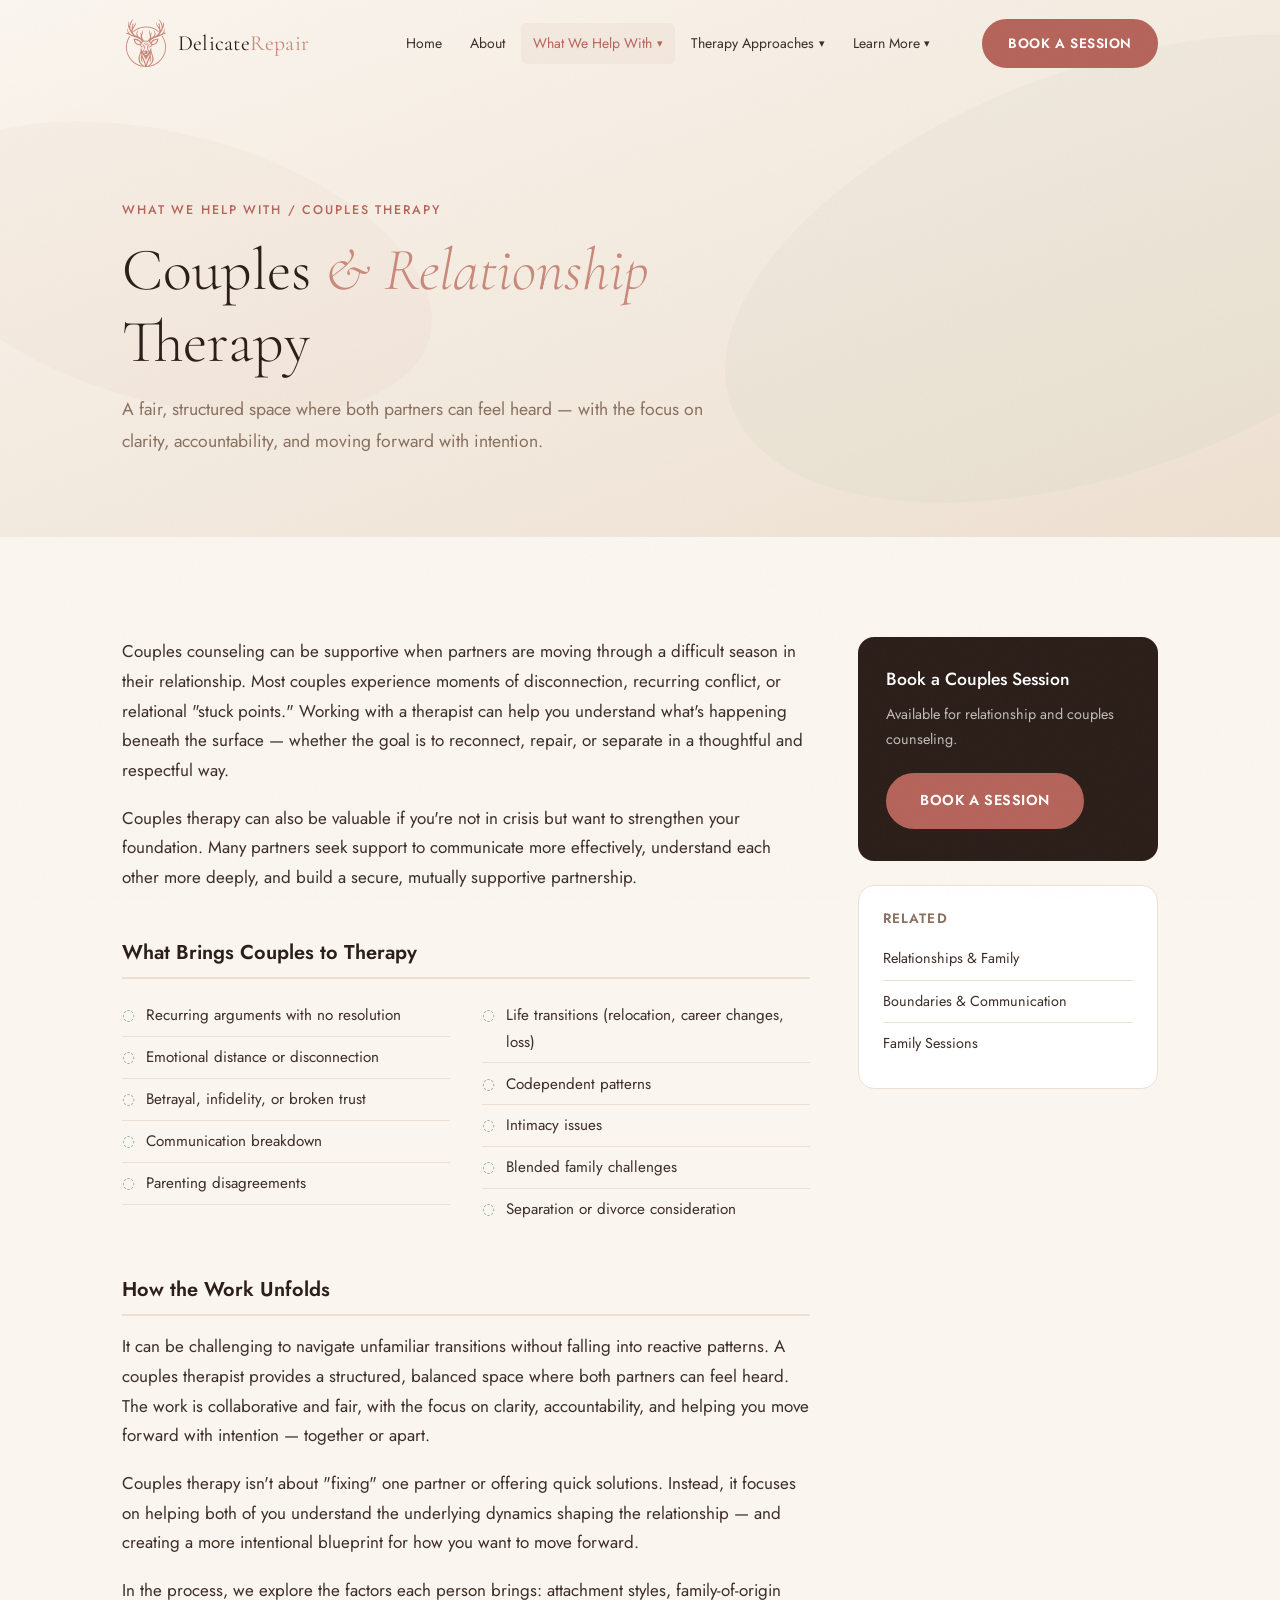
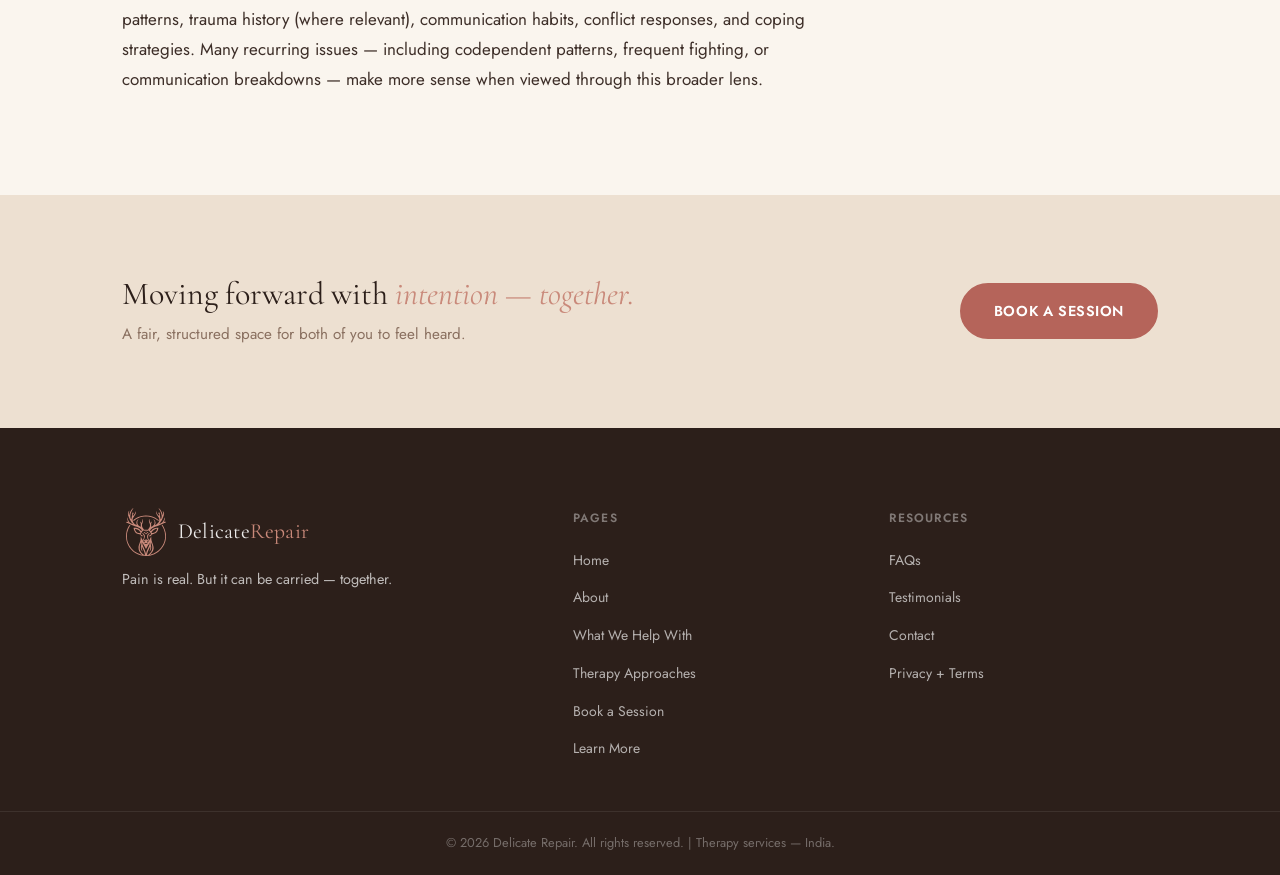
<file: specialties/couples-therapy.html>
<!doctype html>
<html lang="en">
  <head>
    <meta charset="UTF-8" />
    <meta name="viewport" content="width=device-width, initial-scale=1.0" />
    <title>Couples Therapy — Delicate Repair</title>
    <meta name="description" content="Couples and relationship therapy at Delicate Repair. Navigate disconnection, conflict, and transitions together — with structured, fair, attachment-informed support." />
    <link rel="preconnect" href="https://fonts.googleapis.com" />
    <link rel="preconnect" href="https://fonts.gstatic.com" crossorigin />
    <link href="https://fonts.googleapis.com/css2?family=Cormorant+Garamond:ital,wght@0,300;0,400;0,500;0,600;1,300;1,400;1,500&family=Jost:wght@300;400;500;600&display=swap" rel="stylesheet" />
    <link rel="stylesheet" href="../style.css" />
  </head>
  <body>
    <div class="grain-overlay" aria-hidden="true"></div>
    <nav class="navbar" id="navbar">
      <div class="nav-container">
        <a href="../index.html" class="nav-logo"><img src="/logo2.svg" alt="Delicate Repair Logo" class="logo-mark" /><span class="logo-text">Delicate<em>Repair</em></span></a>
        <ul class="nav-links" id="nav-links">
          <li><a href="../index.html">Home</a></li><li><a href="../about.html">About</a></li>
          <li class="has-dropdown"><a href="../specialties.html" class="active">What We Help With <span class="dropdown-arrow">▾</span></a>
            <ul class="dropdown"><li><a href="../specialties/trauma.html">Trauma</a></li><li><a href="../specialties/anxiety.html">Anxiety</a></li><li><a href="../specialties/depression.html">Depression</a></li><li><a href="../specialties/eating-disorders.html">Eating Disorders</a></li><li><a href="../specialties/addiction.html">Addiction</a></li><li><a href="../specialties/couples-therapy.html">Couples Therapy</a></li><li><a href="../specialties.html">All Specialties →</a></li></ul>
          </li>
          <li class="has-dropdown"><a href="../approaches.html">Therapy Approaches <span class="dropdown-arrow">▾</span></a>
            <ul class="dropdown"><li><a href="../approaches/emdr.html">EMDR</a></li><li><a href="../approaches/ifs.html">Internal Family Systems</a></li></ul>
          </li>
          <li class="has-dropdown"><a href="../learn.html">Learn More <span class="dropdown-arrow">▾</span></a>
            <ul class="dropdown"><li><a href="/learn.html#faqs">FAQs</a></li><li><a href="/learn.html#testimonials">Testimonials</a></li><li><a href="/learn.html#contact">Contact</a></li></ul>
          </li>
        </ul>
        <a href="../book.html" class="btn-primary nav-cta">Book a Session</a>
        <button class="hamburger" id="hamburger" aria-label="Toggle menu"><span></span><span></span><span></span></button>
      </div>
    </nav>

    <section class="page-hero page-hero--specialty">
      <div class="container">
        <p class="section-eyebrow fade-in"><a href="../specialties.html">What We Help With</a> / Couples Therapy</p>
        <h1 class="page-hero-title fade-in" style="--delay:0.1s">Couples <em>& Relationship</em> Therapy</h1>
        <p class="page-hero-sub fade-in" style="--delay:0.2s">A fair, structured space where both partners can feel heard — with the focus on clarity, accountability, and moving forward with intention.</p>
      </div>
    </section>

    <section class="section deep-dive">
      <div class="container deep-dive-container">
        <div class="deep-dive-content">
          <div class="deep-section fade-in">
            <p>Couples counseling can be supportive when partners are moving through a difficult season in their relationship. Most couples experience moments of disconnection, recurring conflict, or relational "stuck points." Working with a therapist can help you understand what's happening beneath the surface — whether the goal is to reconnect, repair, or separate in a thoughtful and respectful way.</p>
            <p>Couples therapy can also be valuable if you're not in crisis but want to strengthen your foundation. Many partners seek support to communicate more effectively, understand each other more deeply, and build a secure, mutually supportive partnership.</p>
          </div>

          <div class="deep-section fade-in">
            <h2>What Brings Couples to Therapy</h2>
            <ul class="deep-list two-col">
              <li>Recurring arguments with no resolution</li>
              <li>Emotional distance or disconnection</li>
              <li>Betrayal, infidelity, or broken trust</li>
              <li>Communication breakdown</li>
              <li>Parenting disagreements</li>
              <li>Life transitions (relocation, career changes, loss)</li>
              <li>Codependent patterns</li>
              <li>Intimacy issues</li>
              <li>Blended family challenges</li>
              <li>Separation or divorce consideration</li>
            </ul>
          </div>

          <div class="deep-section fade-in">
            <h2>How the Work Unfolds</h2>
            <p>It can be challenging to navigate unfamiliar transitions without falling into reactive patterns. A couples therapist provides a structured, balanced space where both partners can feel heard. The work is collaborative and fair, with the focus on clarity, accountability, and helping you move forward with intention — together or apart.</p>
            <p>Couples therapy isn't about "fixing" one partner or offering quick solutions. Instead, it focuses on helping both of you understand the underlying dynamics shaping the relationship — and creating a more intentional blueprint for how you want to move forward.</p>
            <p>In the process, we explore the factors each person brings: attachment styles, family-of-origin patterns, trauma history (where relevant), communication habits, conflict responses, and coping strategies. Many recurring issues — including codependent patterns, frequent fighting, or communication breakdowns — make more sense when viewed through this broader lens.</p>
          </div>
        </div>

        <aside class="deep-dive-sidebar">
          <div class="sidebar-cta-card">
            <h3>Book a Couples Session</h3>
            <p>Available for relationship and couples counseling.</p>
            <a href="/book.html#couples" class="btn-primary">Book a Session</a>
          </div>
          <div class="sidebar-related">
            <h4>Related</h4>
            <ul>
              <li><a href="../specialties/relationships.html">Relationships & Family</a></li>
              <li><a href="../specialties/boundaries.html">Boundaries & Communication</a></li>
              <li><a href="/book.html#family">Family Sessions</a></li>
            </ul>
          </div>
        </aside>
      </div>
    </section>

    <section class="cta-band fade-in">
      <div class="container cta-band-inner">
        <div>
          <h2 class="cta-band-title">Moving forward with <em>intention — together.</em></h2>
          <p class="cta-band-sub">A fair, structured space for both of you to feel heard.</p>
        </div>
        <a href="/book.html#couples" class="btn-primary">Book a Session</a>
      </div>
    </section>

    <footer class="footer">
      <div class="container footer-inner">
        <div class="footer-brand"><a href="../index.html" class="nav-logo"><img src="/logo2.svg" alt="Delicate Repair Logo" class="logo-mark" /><span class="logo-text">Delicate<em>Repair</em></span></a><p class="footer-tagline">Pain is real. But it can be carried — together.</p></div>
        <div class="footer-col"><p class="footer-col-title">Pages</p><ul><li><a href="../index.html">Home</a></li><li><a href="../about.html">About</a></li><li><a href="../specialties.html">What We Help With</a></li><li><a href="../approaches.html">Therapy Approaches</a></li><li><a href="../book.html">Book a Session</a></li><li><a href="../learn.html">Learn More</a></li></ul></div>
        <div class="footer-col"><p class="footer-col-title">Resources</p><ul><li><a href="/learn.html#faqs">FAQs</a></li><li><a href="/learn.html#testimonials">Testimonials</a></li><li><a href="/learn.html#contact">Contact</a></li><li><a href="/learn.html#privacy">Privacy + Terms</a></li></ul></div>
      </div>
      <div class="footer-bottom"><p>© 2026 Delicate Repair. All rights reserved. | Therapy services — India.</p></div>
    </footer>
    <script src="../script.js"></script>
  </body>
</html>
</file>
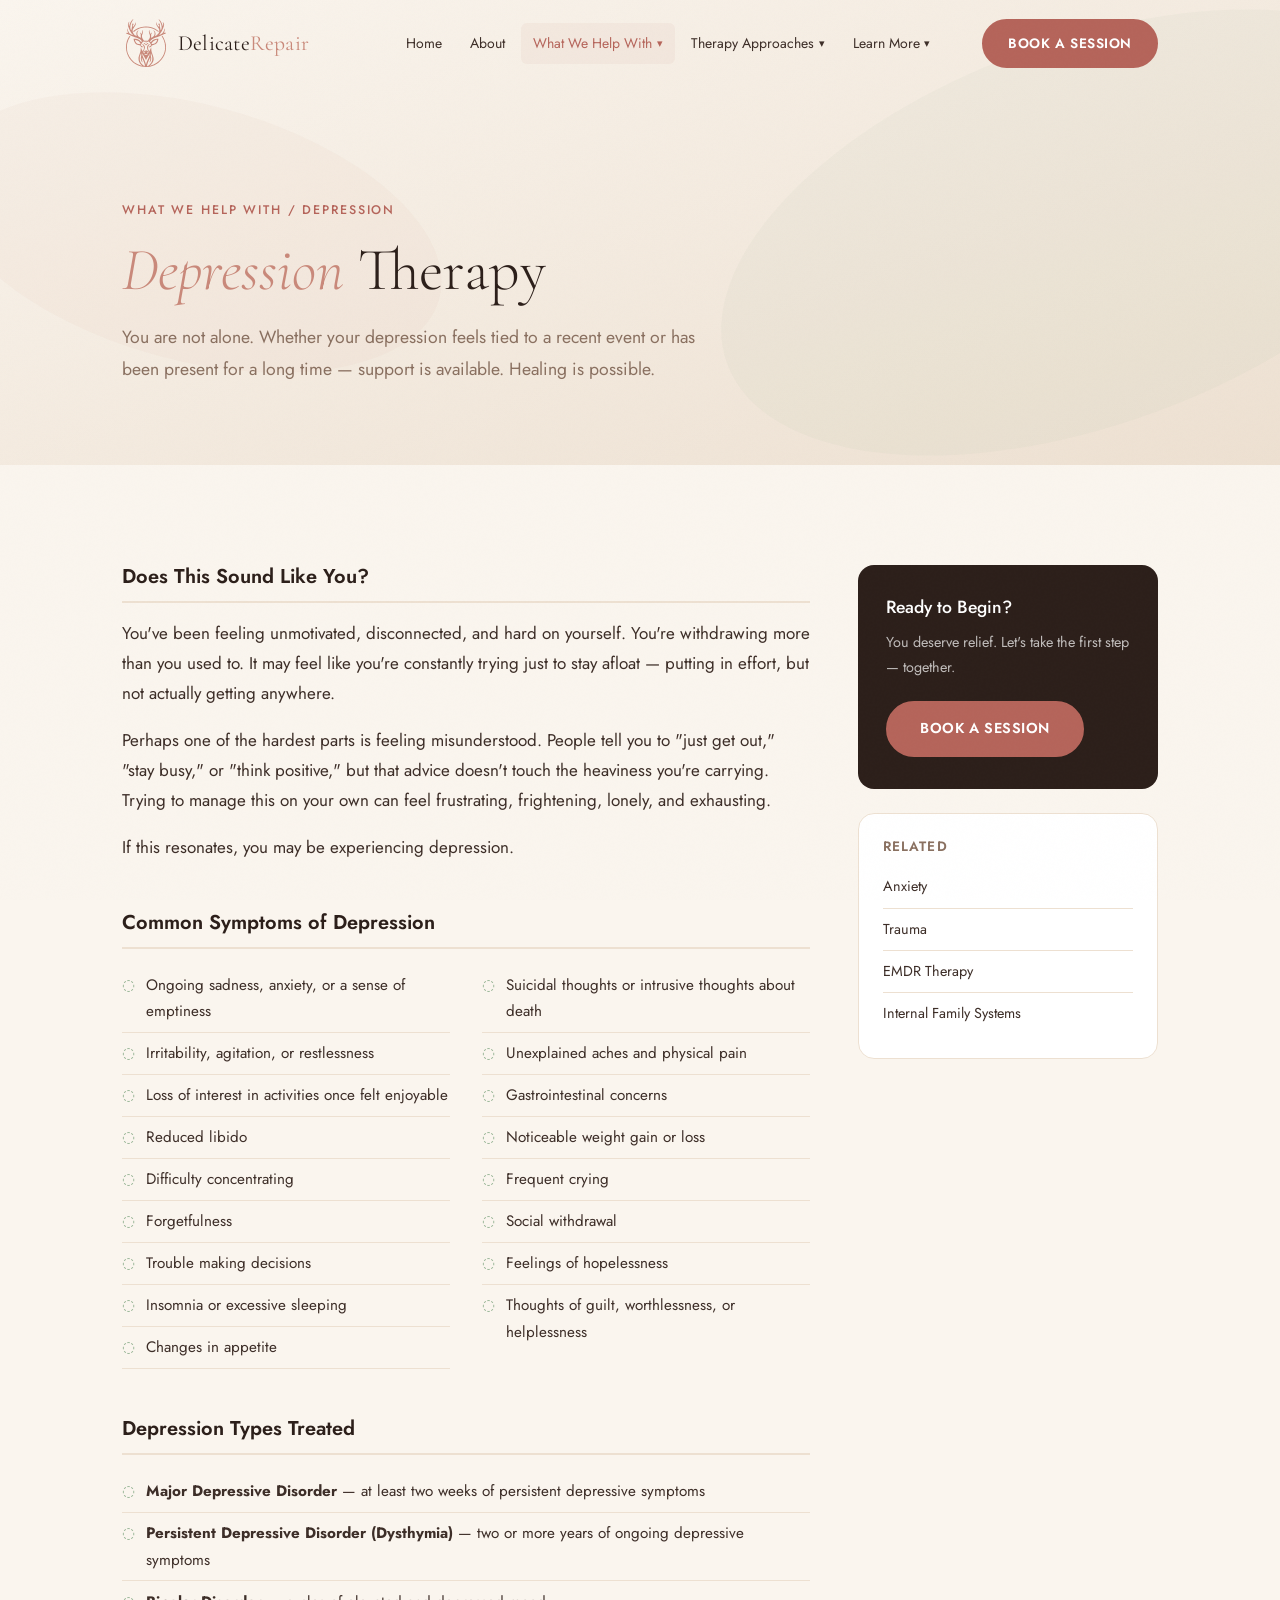
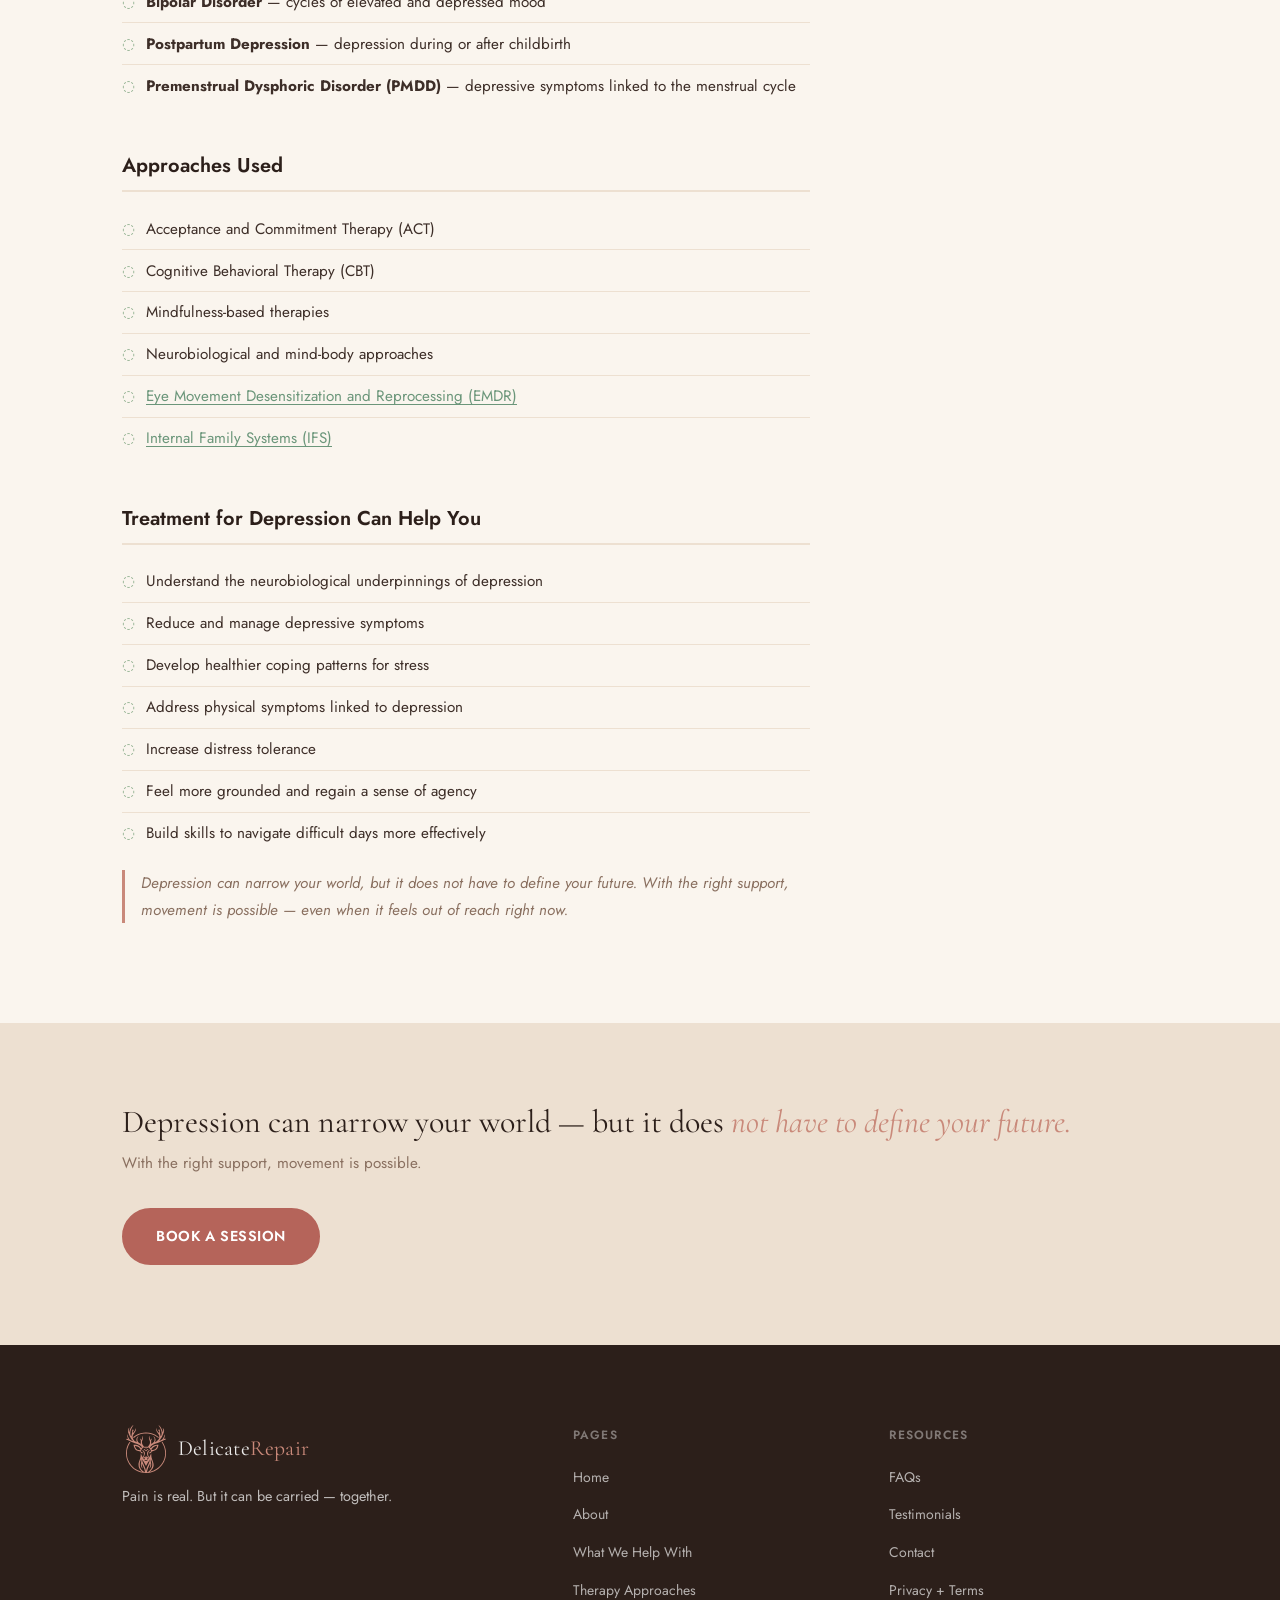
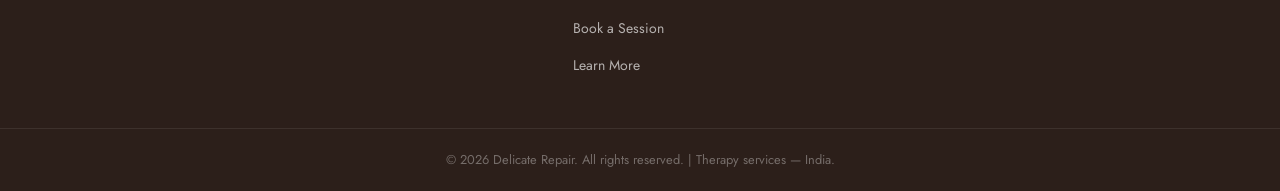
<file: specialties/depression.html>
<!doctype html>
<html lang="en">
  <head>
    <meta charset="UTF-8" />
    <meta name="viewport" content="width=device-width, initial-scale=1.0" />
    <title>Depression Therapy — Delicate Repair</title>
    <meta name="description" content="Depression therapy at Delicate Repair. Specialising in major depression, dysthymia, bipolar disorder, and postpartum depression — using ACT, CBT, EMDR, and IFS." />
    <link rel="preconnect" href="https://fonts.googleapis.com" />
    <link rel="preconnect" href="https://fonts.gstatic.com" crossorigin />
    <link href="https://fonts.googleapis.com/css2?family=Cormorant+Garamond:ital,wght@0,300;0,400;0,500;0,600;1,300;1,400;1,500&family=Jost:wght@300;400;500;600&display=swap" rel="stylesheet" />
    <link rel="stylesheet" href="../style.css" />
  </head>
  <body>
    <div class="grain-overlay" aria-hidden="true"></div>
    <nav class="navbar" id="navbar">
      <div class="nav-container">
        <a href="../index.html" class="nav-logo"><img src="/logo2.svg" alt="Delicate Repair Logo" class="logo-mark" /><span class="logo-text">Delicate<em>Repair</em></span></a>
        <ul class="nav-links" id="nav-links">
          <li><a href="../index.html">Home</a></li><li><a href="../about.html">About</a></li>
          <li class="has-dropdown"><a href="../specialties.html" class="active">What We Help With <span class="dropdown-arrow">▾</span></a>
            <ul class="dropdown"><li><a href="../specialties/trauma.html">Trauma</a></li><li><a href="../specialties/anxiety.html">Anxiety</a></li><li><a href="../specialties/depression.html">Depression</a></li><li><a href="../specialties/eating-disorders.html">Eating Disorders</a></li><li><a href="../specialties/addiction.html">Addiction</a></li><li><a href="../specialties/couples-therapy.html">Couples Therapy</a></li><li><a href="../specialties.html">All Specialties →</a></li></ul>
          </li>
          <li class="has-dropdown"><a href="../approaches.html">Therapy Approaches <span class="dropdown-arrow">▾</span></a>
            <ul class="dropdown"><li><a href="../approaches/emdr.html">EMDR</a></li><li><a href="../approaches/ifs.html">Internal Family Systems</a></li></ul>
          </li>
          <li class="has-dropdown"><a href="../learn.html">Learn More <span class="dropdown-arrow">▾</span></a>
            <ul class="dropdown"><li><a href="/learn.html#faqs">FAQs</a></li><li><a href="/learn.html#testimonials">Testimonials</a></li><li><a href="/learn.html#contact">Contact</a></li></ul>
          </li>
        </ul>
        <a href="../book.html" class="btn-primary nav-cta">Book a Session</a>
        <button class="hamburger" id="hamburger" aria-label="Toggle menu"><span></span><span></span><span></span></button>
      </div>
    </nav>

    <section class="page-hero page-hero--specialty">
      <div class="container">
        <p class="section-eyebrow fade-in"><a href="../specialties.html">What We Help With</a> / Depression</p>
        <h1 class="page-hero-title fade-in" style="--delay:0.1s"><em>Depression</em> Therapy</h1>
        <p class="page-hero-sub fade-in" style="--delay:0.2s">You are not alone. Whether your depression feels tied to a recent event or has been present for a long time — support is available. Healing is possible.</p>
      </div>
    </section>

    <section class="section deep-dive">
      <div class="container deep-dive-container">
        <div class="deep-dive-content">
          <div class="deep-section fade-in">
            <h2>Does This Sound Like You?</h2>
            <p>You've been feeling unmotivated, disconnected, and hard on yourself. You're withdrawing more than you used to. It may feel like you're constantly trying just to stay afloat — putting in effort, but not actually getting anywhere.</p>
            <p>Perhaps one of the hardest parts is feeling misunderstood. People tell you to "just get out," "stay busy," or "think positive," but that advice doesn't touch the heaviness you're carrying. Trying to manage this on your own can feel frustrating, frightening, lonely, and exhausting.</p>
            <p>If this resonates, you may be experiencing depression.</p>
          </div>

          <div class="deep-section fade-in">
            <h2>Common Symptoms of Depression</h2>
            <ul class="deep-list two-col">
              <li>Ongoing sadness, anxiety, or a sense of emptiness</li>
              <li>Irritability, agitation, or restlessness</li>
              <li>Loss of interest in activities once felt enjoyable</li>
              <li>Reduced libido</li>
              <li>Difficulty concentrating</li>
              <li>Forgetfulness</li>
              <li>Trouble making decisions</li>
              <li>Insomnia or excessive sleeping</li>
              <li>Changes in appetite</li>
              <li>Suicidal thoughts or intrusive thoughts about death</li>
              <li>Unexplained aches and physical pain</li>
              <li>Gastrointestinal concerns</li>
              <li>Noticeable weight gain or loss</li>
              <li>Frequent crying</li>
              <li>Social withdrawal</li>
              <li>Feelings of hopelessness</li>
              <li>Thoughts of guilt, worthlessness, or helplessness</li>
            </ul>
          </div>

          <div class="deep-section fade-in">
            <h2>Depression Types Treated</h2>
            <ul class="deep-list">
              <li><strong>Major Depressive Disorder</strong> — at least two weeks of persistent depressive symptoms</li>
              <li><strong>Persistent Depressive Disorder (Dysthymia)</strong> — two or more years of ongoing depressive symptoms</li>
              <li><strong>Bipolar Disorder</strong> — cycles of elevated and depressed mood</li>
              <li><strong>Postpartum Depression</strong> — depression during or after childbirth</li>
              <li><strong>Premenstrual Dysphoric Disorder (PMDD)</strong> — depressive symptoms linked to the menstrual cycle</li>
            </ul>
          </div>

          <div class="deep-section fade-in">
            <h2>Approaches Used</h2>
            <ul class="deep-list">
              <li>Acceptance and Commitment Therapy (ACT)</li>
              <li>Cognitive Behavioral Therapy (CBT)</li>
              <li>Mindfulness-based therapies</li>
              <li>Neurobiological and mind-body approaches</li>
              <li><a href="../approaches/emdr.html">Eye Movement Desensitization and Reprocessing (EMDR)</a></li>
              <li><a href="../approaches/ifs.html">Internal Family Systems (IFS)</a></li>
            </ul>
          </div>

          <div class="deep-section fade-in">
            <h2>Treatment for Depression Can Help You</h2>
            <ul class="deep-list">
              <li>Understand the neurobiological underpinnings of depression</li>
              <li>Reduce and manage depressive symptoms</li>
              <li>Develop healthier coping patterns for stress</li>
              <li>Address physical symptoms linked to depression</li>
              <li>Increase distress tolerance</li>
              <li>Feel more grounded and regain a sense of agency</li>
              <li>Build skills to navigate difficult days more effectively</li>
            </ul>
            <p class="deep-note">Depression can narrow your world, but it does not have to define your future. With the right support, movement is possible — even when it feels out of reach right now.</p>
          </div>
        </div>

        <aside class="deep-dive-sidebar">
          <div class="sidebar-cta-card">
            <h3>Ready to Begin?</h3>
            <p>You deserve relief. Let's take the first step — together.</p>
            <a href="../book.html" class="btn-primary">Book a Session</a>
          </div>
          <div class="sidebar-related">
            <h4>Related</h4>
            <ul>
              <li><a href="../specialties/anxiety.html">Anxiety</a></li>
              <li><a href="../specialties/trauma.html">Trauma</a></li>
              <li><a href="../approaches/emdr.html">EMDR Therapy</a></li>
              <li><a href="../approaches/ifs.html">Internal Family Systems</a></li>
            </ul>
          </div>
        </aside>
      </div>
    </section>

    <section class="cta-band fade-in">
      <div class="container cta-band-inner">
        <div>
          <h2 class="cta-band-title">Depression can narrow your world — but it does <em>not have to define your future.</em></h2>
          <p class="cta-band-sub">With the right support, movement is possible.</p>
        </div>
        <a href="../book.html" class="btn-primary">Book a Session</a>
      </div>
    </section>

    <footer class="footer">
      <div class="container footer-inner">
        <div class="footer-brand"><a href="../index.html" class="nav-logo"><img src="/logo2.svg" alt="Delicate Repair Logo" class="logo-mark" /><span class="logo-text">Delicate<em>Repair</em></span></a><p class="footer-tagline">Pain is real. But it can be carried — together.</p></div>
        <div class="footer-col"><p class="footer-col-title">Pages</p><ul><li><a href="../index.html">Home</a></li><li><a href="../about.html">About</a></li><li><a href="../specialties.html">What We Help With</a></li><li><a href="../approaches.html">Therapy Approaches</a></li><li><a href="../book.html">Book a Session</a></li><li><a href="../learn.html">Learn More</a></li></ul></div>
        <div class="footer-col"><p class="footer-col-title">Resources</p><ul><li><a href="/learn.html#faqs">FAQs</a></li><li><a href="/learn.html#testimonials">Testimonials</a></li><li><a href="/learn.html#contact">Contact</a></li><li><a href="/learn.html#privacy">Privacy + Terms</a></li></ul></div>
      </div>
      <div class="footer-bottom"><p>© 2026 Delicate Repair. All rights reserved. | Therapy services — India.</p></div>
    </footer>
    <script src="../script.js"></script>
  </body>
</html>
</file>
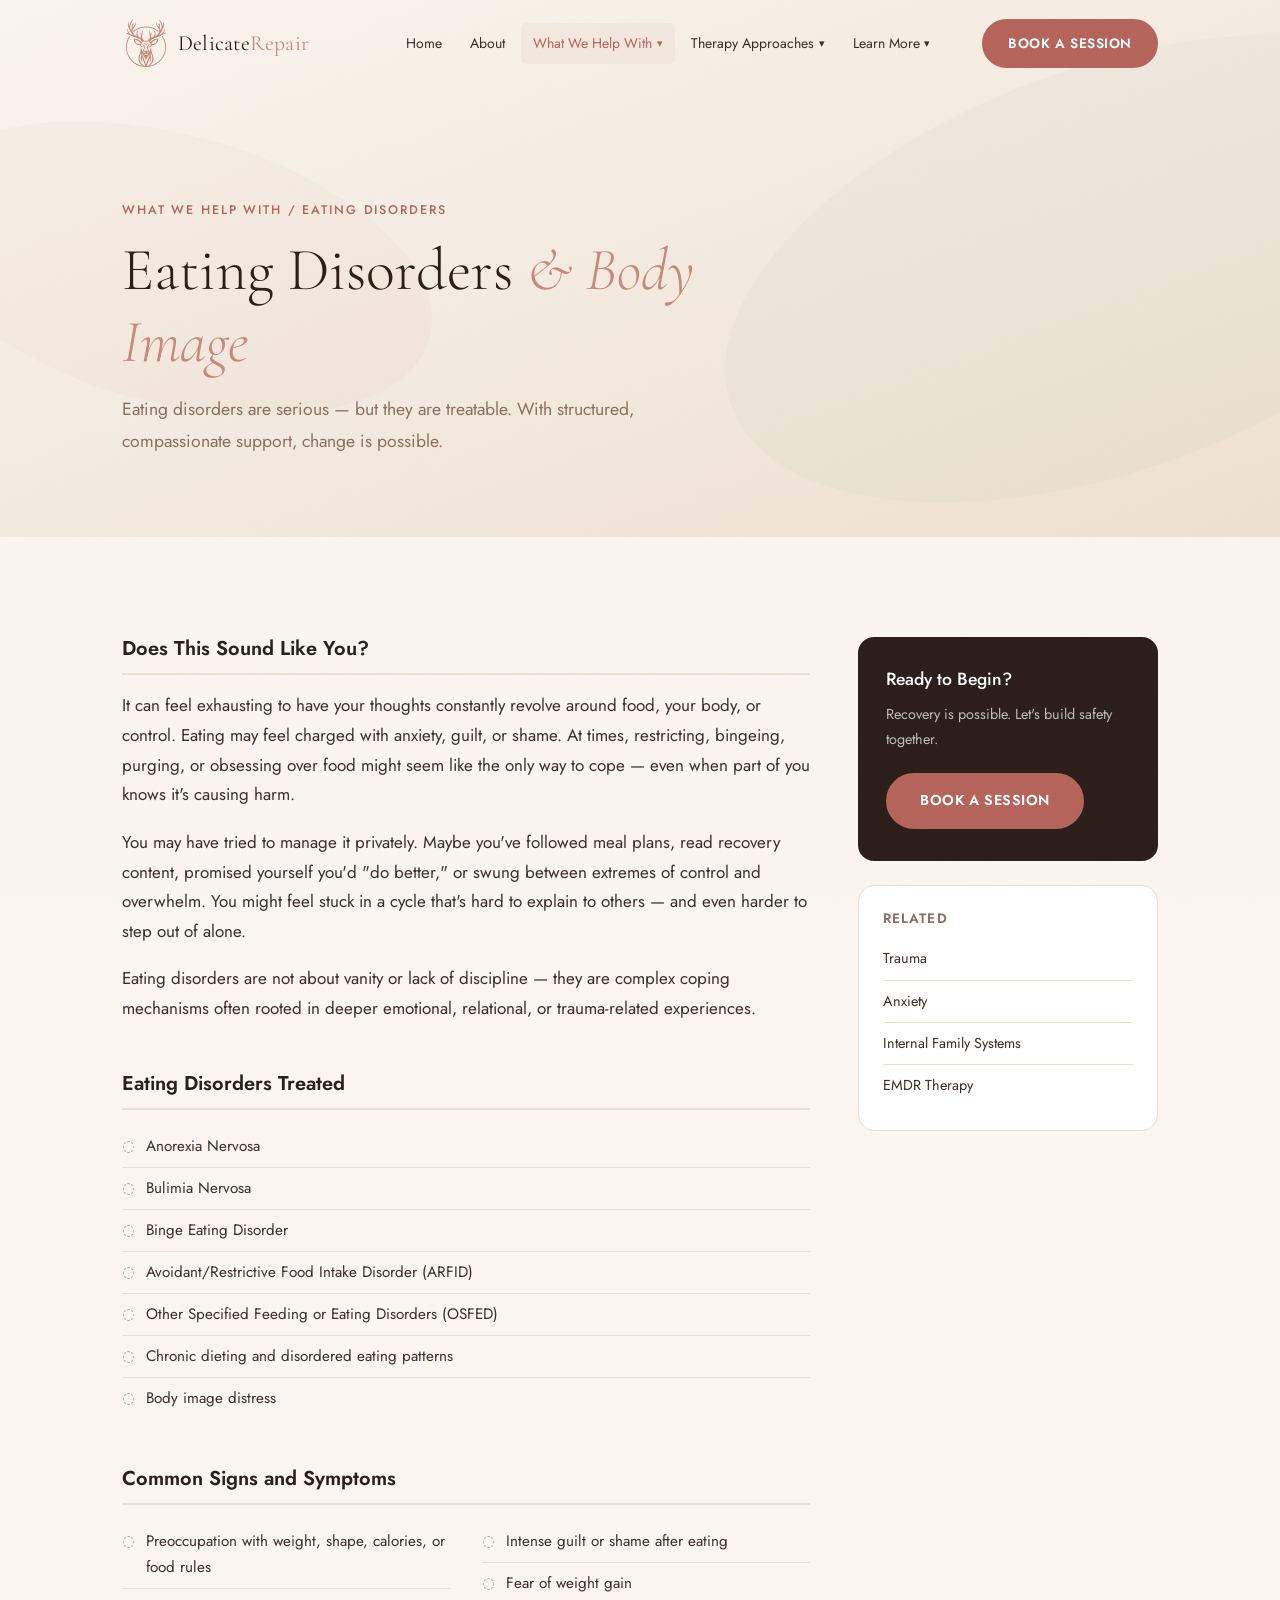
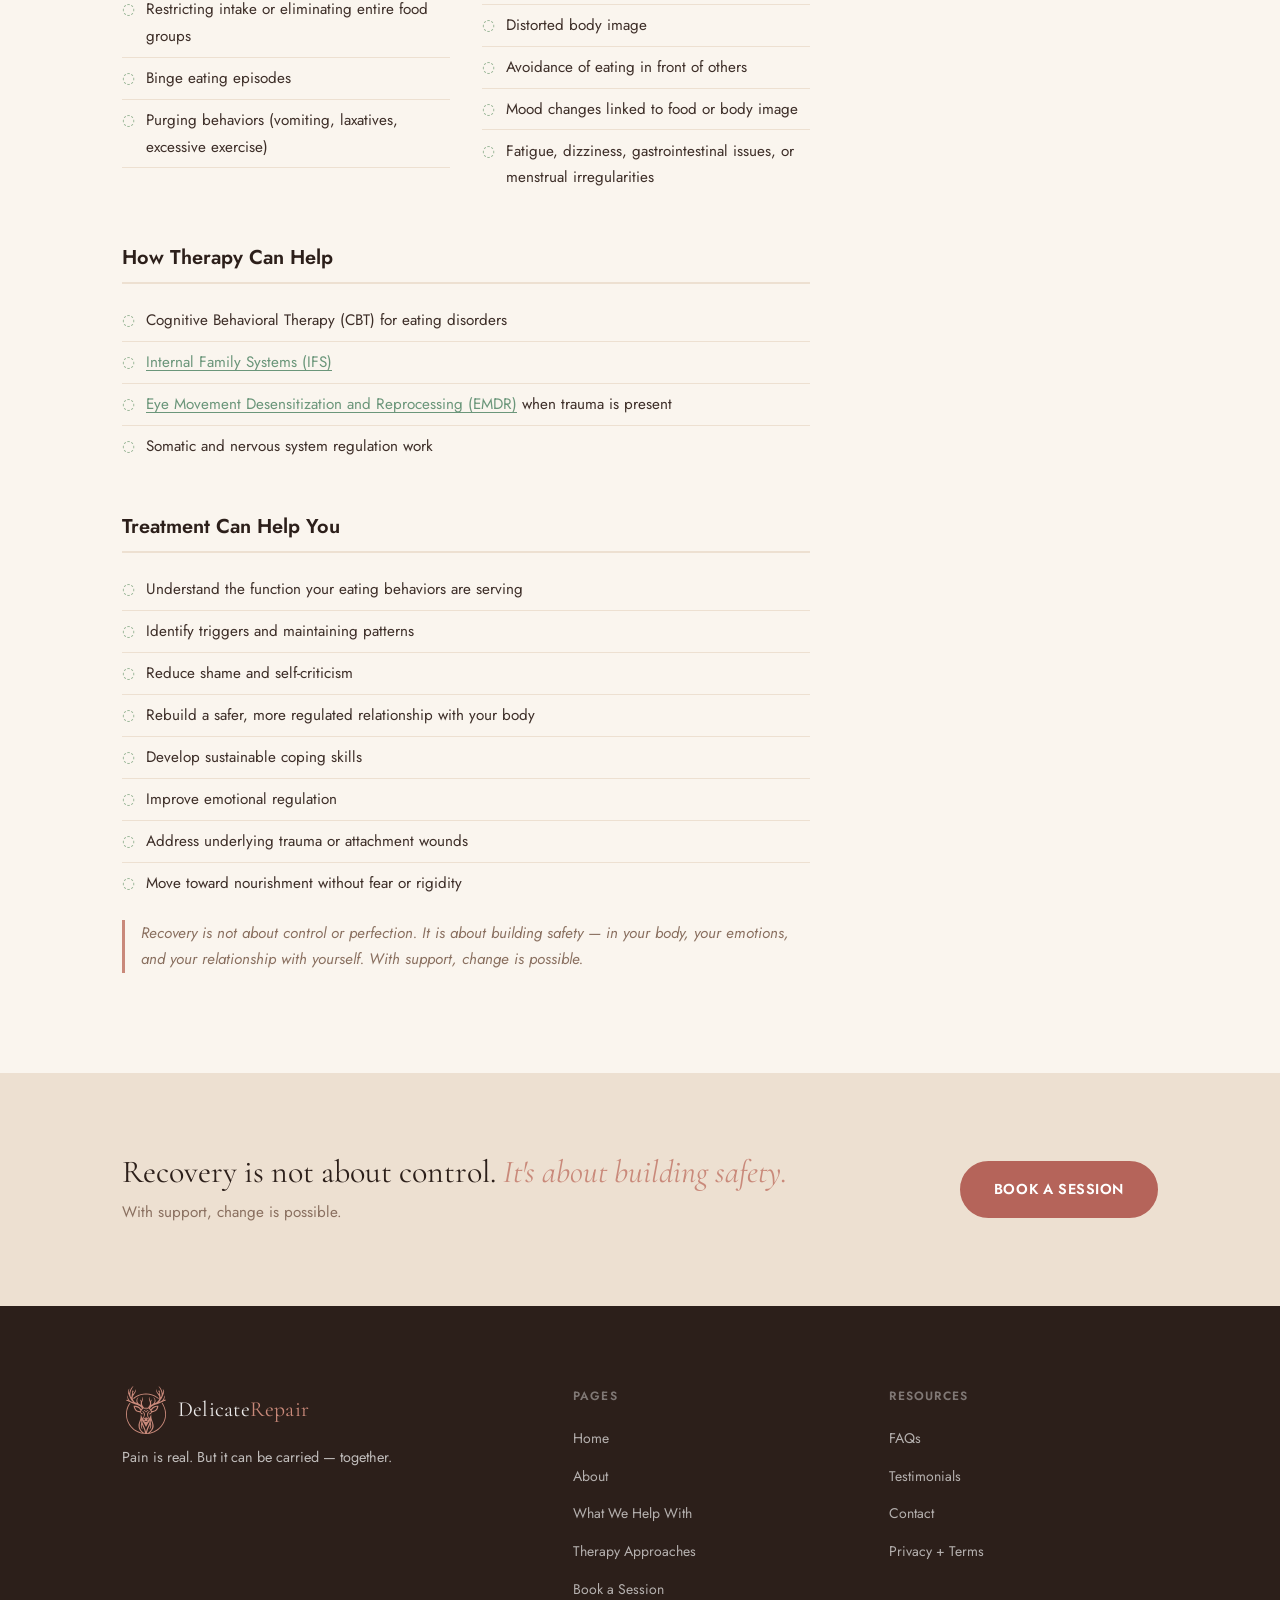
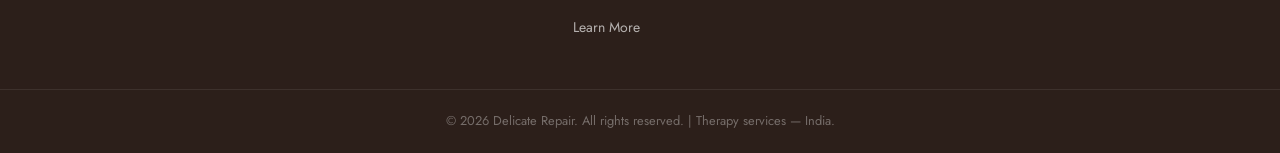
<file: specialties/eating-disorders.html>
<!doctype html>
<html lang="en">
  <head>
    <meta charset="UTF-8" />
    <meta name="viewport" content="width=device-width, initial-scale=1.0" />
    <title>Eating Disorders & Body Image — Delicate Repair</title>
    <meta name="description" content="Eating disorder therapy at Delicate Repair — treating anorexia, bulimia, binge eating, ARFID, and body image distress with IFS, EMDR, CBT, and somatic work." />
    <link rel="preconnect" href="https://fonts.googleapis.com" />
    <link rel="preconnect" href="https://fonts.gstatic.com" crossorigin />
    <link href="https://fonts.googleapis.com/css2?family=Cormorant+Garamond:ital,wght@0,300;0,400;0,500;0,600;1,300;1,400;1,500&family=Jost:wght@300;400;500;600&display=swap" rel="stylesheet" />
    <link rel="stylesheet" href="../style.css" />
  </head>
  <body>
    <div class="grain-overlay" aria-hidden="true"></div>
    <nav class="navbar" id="navbar">
      <div class="nav-container">
        <a href="../index.html" class="nav-logo"><img src="/logo2.svg" alt="Delicate Repair Logo" class="logo-mark" /><span class="logo-text">Delicate<em>Repair</em></span></a>
        <ul class="nav-links" id="nav-links">
          <li><a href="../index.html">Home</a></li><li><a href="../about.html">About</a></li>
          <li class="has-dropdown"><a href="../specialties.html" class="active">What We Help With <span class="dropdown-arrow">▾</span></a>
            <ul class="dropdown"><li><a href="../specialties/trauma.html">Trauma</a></li><li><a href="../specialties/anxiety.html">Anxiety</a></li><li><a href="../specialties/depression.html">Depression</a></li><li><a href="../specialties/eating-disorders.html">Eating Disorders</a></li><li><a href="../specialties/addiction.html">Addiction</a></li><li><a href="../specialties/couples-therapy.html">Couples Therapy</a></li><li><a href="../specialties.html">All Specialties →</a></li></ul>
          </li>
          <li class="has-dropdown"><a href="../approaches.html">Therapy Approaches <span class="dropdown-arrow">▾</span></a>
            <ul class="dropdown"><li><a href="../approaches/emdr.html">EMDR</a></li><li><a href="../approaches/ifs.html">Internal Family Systems</a></li></ul>
          </li>
          <li class="has-dropdown"><a href="../learn.html">Learn More <span class="dropdown-arrow">▾</span></a>
            <ul class="dropdown"><li><a href="/learn.html#faqs">FAQs</a></li><li><a href="/learn.html#testimonials">Testimonials</a></li><li><a href="/learn.html#contact">Contact</a></li></ul>
          </li>
        </ul>
        <a href="../book.html" class="btn-primary nav-cta">Book a Session</a>
        <button class="hamburger" id="hamburger" aria-label="Toggle menu"><span></span><span></span><span></span></button>
      </div>
    </nav>

    <section class="page-hero page-hero--specialty">
      <div class="container">
        <p class="section-eyebrow fade-in"><a href="../specialties.html">What We Help With</a> / Eating Disorders</p>
        <h1 class="page-hero-title fade-in" style="--delay:0.1s">Eating Disorders <em>& Body Image</em></h1>
        <p class="page-hero-sub fade-in" style="--delay:0.2s">Eating disorders are serious — but they are treatable. With structured, compassionate support, change is possible.</p>
      </div>
    </section>

    <section class="section deep-dive">
      <div class="container deep-dive-container">
        <div class="deep-dive-content">
          <div class="deep-section fade-in">
            <h2>Does This Sound Like You?</h2>
            <p>It can feel exhausting to have your thoughts constantly revolve around food, your body, or control. Eating may feel charged with anxiety, guilt, or shame. At times, restricting, bingeing, purging, or obsessing over food might seem like the only way to cope — even when part of you knows it's causing harm.</p>
            <p>You may have tried to manage it privately. Maybe you've followed meal plans, read recovery content, promised yourself you'd "do better," or swung between extremes of control and overwhelm. You might feel stuck in a cycle that's hard to explain to others — and even harder to step out of alone.</p>
            <p>Eating disorders are not about vanity or lack of discipline — they are complex coping mechanisms often rooted in deeper emotional, relational, or trauma-related experiences.</p>
          </div>

          <div class="deep-section fade-in">
            <h2>Eating Disorders Treated</h2>
            <ul class="deep-list">
              <li>Anorexia Nervosa</li>
              <li>Bulimia Nervosa</li>
              <li>Binge Eating Disorder</li>
              <li>Avoidant/Restrictive Food Intake Disorder (ARFID)</li>
              <li>Other Specified Feeding or Eating Disorders (OSFED)</li>
              <li>Chronic dieting and disordered eating patterns</li>
              <li>Body image distress</li>
            </ul>
          </div>

          <div class="deep-section fade-in">
            <h2>Common Signs and Symptoms</h2>
            <ul class="deep-list two-col">
              <li>Preoccupation with weight, shape, calories, or food rules</li>
              <li>Restricting intake or eliminating entire food groups</li>
              <li>Binge eating episodes</li>
              <li>Purging behaviors (vomiting, laxatives, excessive exercise)</li>
              <li>Intense guilt or shame after eating</li>
              <li>Fear of weight gain</li>
              <li>Distorted body image</li>
              <li>Avoidance of eating in front of others</li>
              <li>Mood changes linked to food or body image</li>
              <li>Fatigue, dizziness, gastrointestinal issues, or menstrual irregularities</li>
            </ul>
          </div>

          <div class="deep-section fade-in">
            <h2>How Therapy Can Help</h2>
            <ul class="deep-list">
              <li>Cognitive Behavioral Therapy (CBT) for eating disorders</li>
              <li><a href="../approaches/ifs.html">Internal Family Systems (IFS)</a></li>
              <li><a href="../approaches/emdr.html">Eye Movement Desensitization and Reprocessing (EMDR)</a> when trauma is present</li>
              <li>Somatic and nervous system regulation work</li>
            </ul>
          </div>

          <div class="deep-section fade-in">
            <h2>Treatment Can Help You</h2>
            <ul class="deep-list">
              <li>Understand the function your eating behaviors are serving</li>
              <li>Identify triggers and maintaining patterns</li>
              <li>Reduce shame and self-criticism</li>
              <li>Rebuild a safer, more regulated relationship with your body</li>
              <li>Develop sustainable coping skills</li>
              <li>Improve emotional regulation</li>
              <li>Address underlying trauma or attachment wounds</li>
              <li>Move toward nourishment without fear or rigidity</li>
            </ul>
            <p class="deep-note">Recovery is not about control or perfection. It is about building safety — in your body, your emotions, and your relationship with yourself. With support, change is possible.</p>
          </div>
        </div>

        <aside class="deep-dive-sidebar">
          <div class="sidebar-cta-card">
            <h3>Ready to Begin?</h3>
            <p>Recovery is possible. Let's build safety together.</p>
            <a href="../book.html" class="btn-primary">Book a Session</a>
          </div>
          <div class="sidebar-related">
            <h4>Related</h4>
            <ul>
              <li><a href="../specialties/trauma.html">Trauma</a></li>
              <li><a href="../specialties/anxiety.html">Anxiety</a></li>
              <li><a href="../approaches/ifs.html">Internal Family Systems</a></li>
              <li><a href="../approaches/emdr.html">EMDR Therapy</a></li>
            </ul>
          </div>
        </aside>
      </div>
    </section>

    <section class="cta-band fade-in">
      <div class="container cta-band-inner">
        <div>
          <h2 class="cta-band-title">Recovery is not about control. <em>It's about building safety.</em></h2>
          <p class="cta-band-sub">With support, change is possible.</p>
        </div>
        <a href="../book.html" class="btn-primary">Book a Session</a>
      </div>
    </section>

    <footer class="footer">
      <div class="container footer-inner">
        <div class="footer-brand"><a href="../index.html" class="nav-logo"><img src="/logo2.svg" alt="Delicate Repair Logo" class="logo-mark" /><span class="logo-text">Delicate<em>Repair</em></span></a><p class="footer-tagline">Pain is real. But it can be carried — together.</p></div>
        <div class="footer-col"><p class="footer-col-title">Pages</p><ul><li><a href="../index.html">Home</a></li><li><a href="../about.html">About</a></li><li><a href="../specialties.html">What We Help With</a></li><li><a href="../approaches.html">Therapy Approaches</a></li><li><a href="../book.html">Book a Session</a></li><li><a href="../learn.html">Learn More</a></li></ul></div>
        <div class="footer-col"><p class="footer-col-title">Resources</p><ul><li><a href="/learn.html#faqs">FAQs</a></li><li><a href="/learn.html#testimonials">Testimonials</a></li><li><a href="/learn.html#contact">Contact</a></li><li><a href="/learn.html#privacy">Privacy + Terms</a></li></ul></div>
      </div>
      <div class="footer-bottom"><p>© 2026 Delicate Repair. All rights reserved. | Therapy services — India.</p></div>
    </footer>
    <script src="../script.js"></script>
  </body>
</html>
</file>
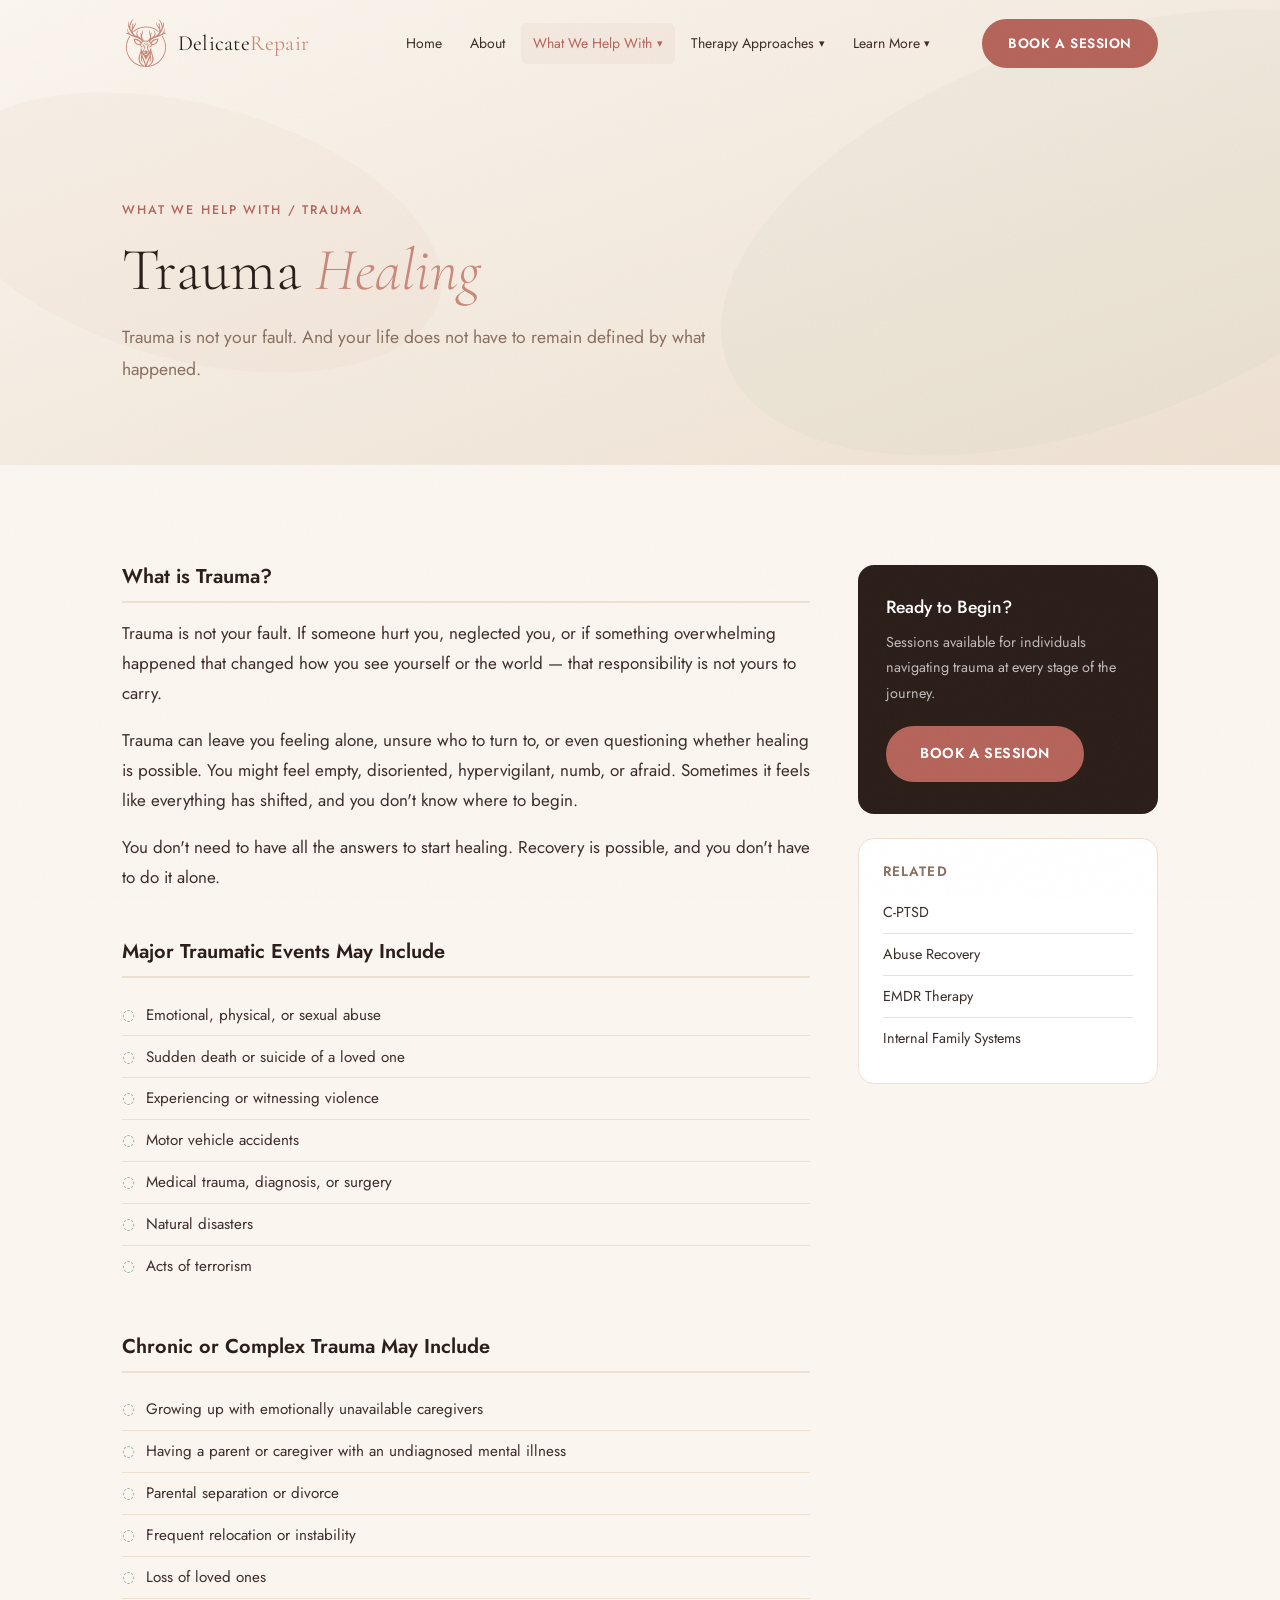
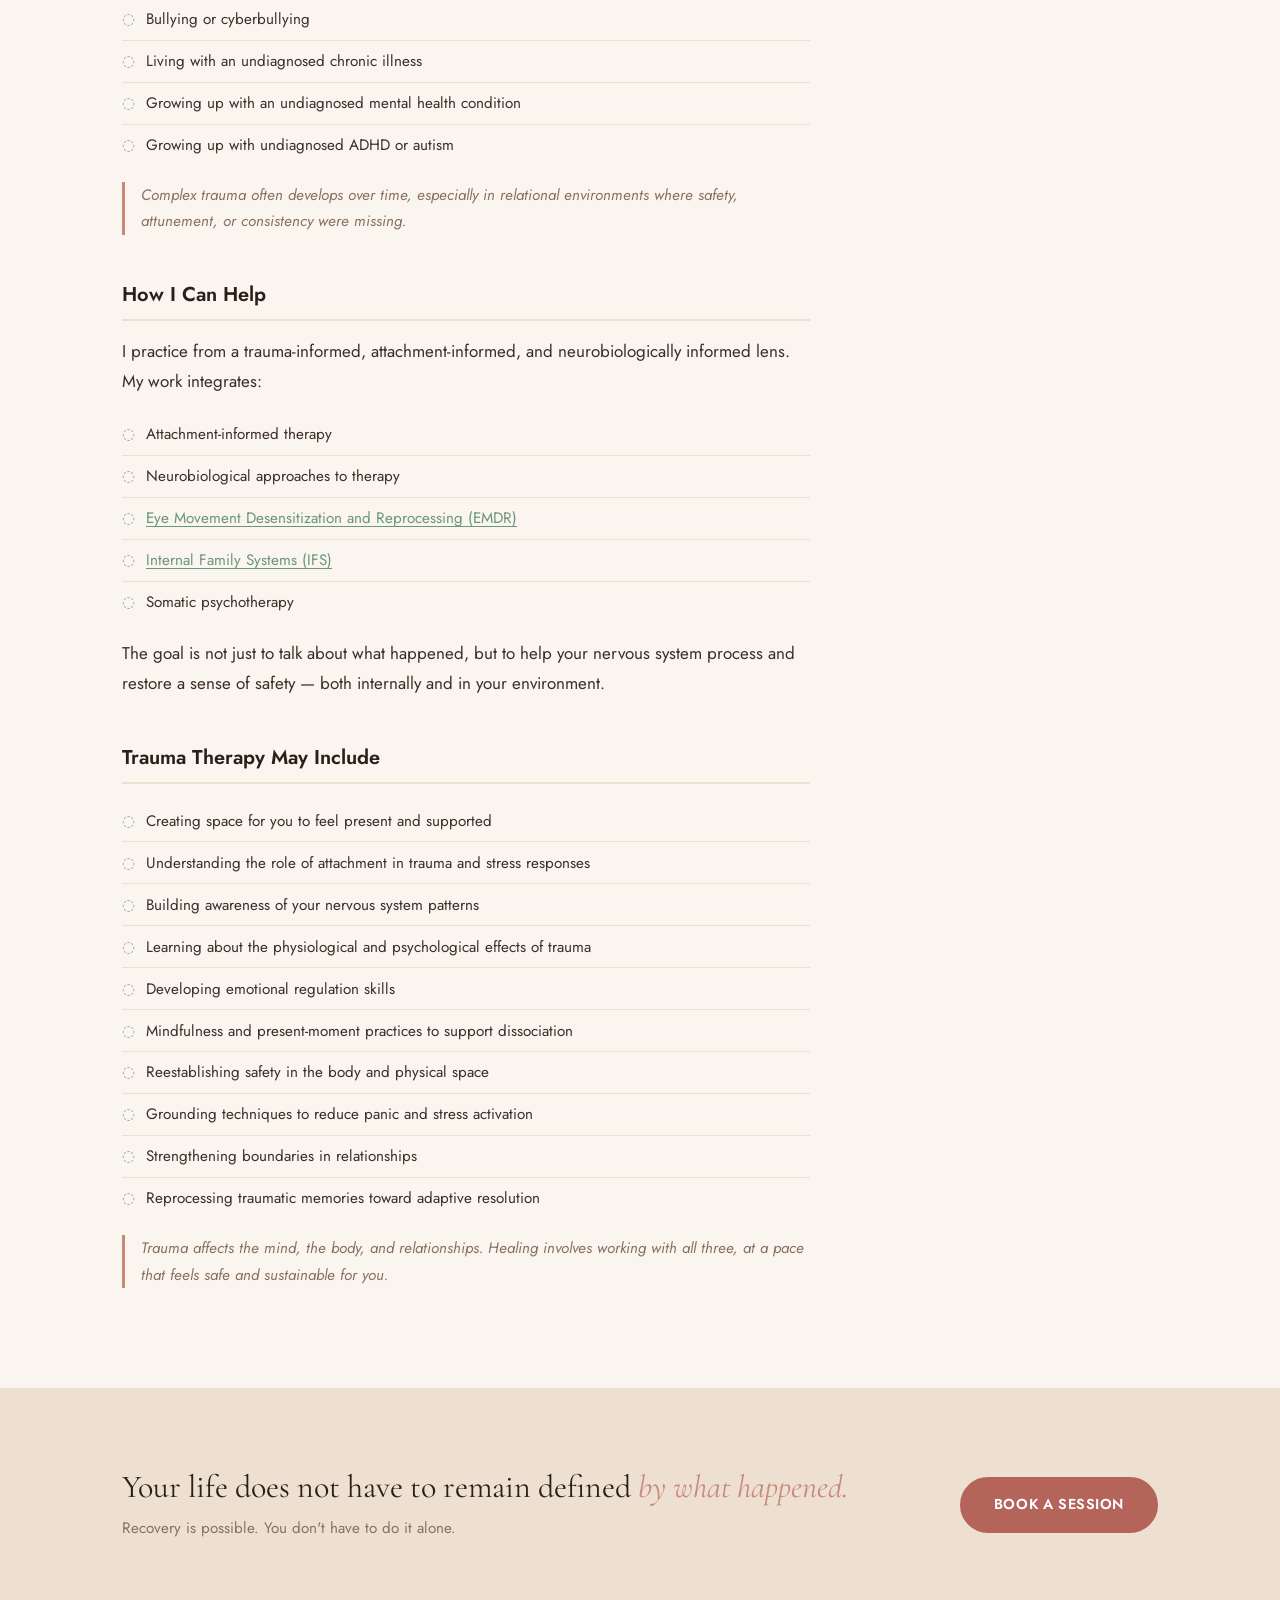
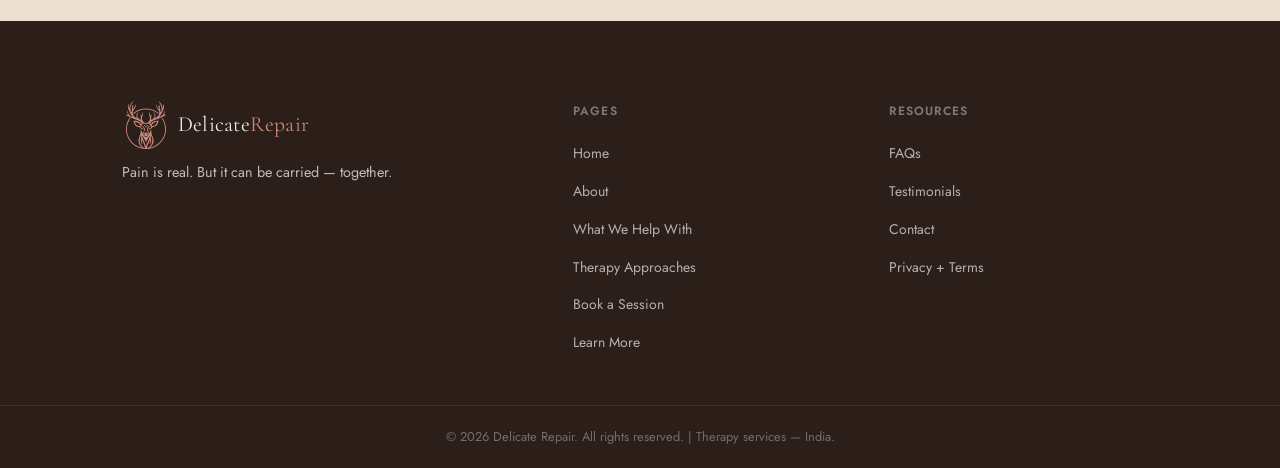
<file: specialties/trauma.html>
<!doctype html>
<html lang="en">
  <head>
    <meta charset="UTF-8" />
    <meta name="viewport" content="width=device-width, initial-scale=1.0" />
    <title>Trauma Therapy — Delicate Repair</title>
    <meta name="description" content="Trauma therapy at Delicate Repair: attachment-informed, neurobiologically grounded care for childhood trauma, C-PTSD, abuse, and complex trauma." />
    <link rel="preconnect" href="https://fonts.googleapis.com" />
    <link rel="preconnect" href="https://fonts.gstatic.com" crossorigin />
    <link href="https://fonts.googleapis.com/css2?family=Cormorant+Garamond:ital,wght@0,300;0,400;0,500;0,600;1,300;1,400;1,500&family=Jost:wght@300;400;500;600&display=swap" rel="stylesheet" />
    <link rel="stylesheet" href="../style.css" />
  </head>
  <body>
    <div class="grain-overlay" aria-hidden="true"></div>
    <nav class="navbar" id="navbar">
      <div class="nav-container">
        <a href="../index.html" class="nav-logo"><img src="/logo2.svg" alt="Delicate Repair Logo" class="logo-mark" /><span class="logo-text">Delicate<em>Repair</em></span></a>
        <ul class="nav-links" id="nav-links">
          <li><a href="../index.html">Home</a></li>
          <li><a href="../about.html">About</a></li>
          <li class="has-dropdown"><a href="../specialties.html" class="active">What We Help With <span class="dropdown-arrow">▾</span></a>
            <ul class="dropdown">
              <li><a href="../specialties/trauma.html">Trauma</a></li>
              <li><a href="../specialties/anxiety.html">Anxiety</a></li>
              <li><a href="../specialties/depression.html">Depression</a></li>
              <li><a href="../specialties/eating-disorders.html">Eating Disorders</a></li>
              <li><a href="../specialties/addiction.html">Addiction</a></li>
              <li><a href="../specialties/couples-therapy.html">Couples Therapy</a></li>
              <li><a href="../specialties.html">All Specialties →</a></li>
            </ul>
          </li>
          <li class="has-dropdown"><a href="../approaches.html">Therapy Approaches <span class="dropdown-arrow">▾</span></a>
            <ul class="dropdown"><li><a href="../approaches/emdr.html">EMDR</a></li><li><a href="../approaches/ifs.html">Internal Family Systems</a></li></ul>
          </li>
          <li class="has-dropdown"><a href="../learn.html">Learn More <span class="dropdown-arrow">▾</span></a>
            <ul class="dropdown"><li><a href="/learn.html#faqs">FAQs</a></li><li><a href="/learn.html#testimonials">Testimonials</a></li><li><a href="/learn.html#contact">Contact</a></li></ul>
          </li>
        </ul>
        <a href="../book.html" class="btn-primary nav-cta">Book a Session</a>
        <button class="hamburger" id="hamburger" aria-label="Toggle menu"><span></span><span></span><span></span></button>
      </div>
    </nav>

    <section class="page-hero page-hero--specialty">
      <div class="container">
        <p class="section-eyebrow fade-in"><a href="../specialties.html">What We Help With</a> / Trauma</p>
        <h1 class="page-hero-title fade-in" style="--delay:0.1s">Trauma <em>Healing</em></h1>
        <p class="page-hero-sub fade-in" style="--delay:0.2s">Trauma is not your fault. And your life does not have to remain defined by what happened.</p>
      </div>
    </section>

    <section class="section deep-dive">
      <div class="container deep-dive-container">
        <div class="deep-dive-content">
          <div class="deep-section fade-in">
            <h2>What is Trauma?</h2>
            <p>Trauma is not your fault. If someone hurt you, neglected you, or if something overwhelming happened that changed how you see yourself or the world — that responsibility is not yours to carry.</p>
            <p>Trauma can leave you feeling alone, unsure who to turn to, or even questioning whether healing is possible. You might feel empty, disoriented, hypervigilant, numb, or afraid. Sometimes it feels like everything has shifted, and you don't know where to begin.</p>
            <p>You don't need to have all the answers to start healing. Recovery is possible, and you don't have to do it alone.</p>
          </div>

          <div class="deep-section fade-in">
            <h2>Major Traumatic Events May Include</h2>
            <ul class="deep-list">
              <li>Emotional, physical, or sexual abuse</li>
              <li>Sudden death or suicide of a loved one</li>
              <li>Experiencing or witnessing violence</li>
              <li>Motor vehicle accidents</li>
              <li>Medical trauma, diagnosis, or surgery</li>
              <li>Natural disasters</li>
              <li>Acts of terrorism</li>
            </ul>
          </div>

          <div class="deep-section fade-in">
            <h2>Chronic or Complex Trauma May Include</h2>
            <ul class="deep-list">
              <li>Growing up with emotionally unavailable caregivers</li>
              <li>Having a parent or caregiver with an undiagnosed mental illness</li>
              <li>Parental separation or divorce</li>
              <li>Frequent relocation or instability</li>
              <li>Loss of loved ones</li>
              <li>Bullying or cyberbullying</li>
              <li>Living with an undiagnosed chronic illness</li>
              <li>Growing up with an undiagnosed mental health condition</li>
              <li>Growing up with undiagnosed ADHD or autism</li>
            </ul>
            <p class="deep-note">Complex trauma often develops over time, especially in relational environments where safety, attunement, or consistency were missing.</p>
          </div>

          <div class="deep-section fade-in">
            <h2>How I Can Help</h2>
            <p>I practice from a trauma-informed, attachment-informed, and neurobiologically informed lens. My work integrates:</p>
            <ul class="deep-list">
              <li>Attachment-informed therapy</li>
              <li>Neurobiological approaches to therapy</li>
              <li><a href="../approaches/emdr.html">Eye Movement Desensitization and Reprocessing (EMDR)</a></li>
              <li><a href="../approaches/ifs.html">Internal Family Systems (IFS)</a></li>
              <li>Somatic psychotherapy</li>
            </ul>
            <p>The goal is not just to talk about what happened, but to help your nervous system process and restore a sense of safety — both internally and in your environment.</p>
          </div>

          <div class="deep-section fade-in">
            <h2>Trauma Therapy May Include</h2>
            <ul class="deep-list">
              <li>Creating space for you to feel present and supported</li>
              <li>Understanding the role of attachment in trauma and stress responses</li>
              <li>Building awareness of your nervous system patterns</li>
              <li>Learning about the physiological and psychological effects of trauma</li>
              <li>Developing emotional regulation skills</li>
              <li>Mindfulness and present-moment practices to support dissociation</li>
              <li>Reestablishing safety in the body and physical space</li>
              <li>Grounding techniques to reduce panic and stress activation</li>
              <li>Strengthening boundaries in relationships</li>
              <li>Reprocessing traumatic memories toward adaptive resolution</li>
            </ul>
            <p class="deep-note">Trauma affects the mind, the body, and relationships. Healing involves working with all three, at a pace that feels safe and sustainable for you.</p>
          </div>
        </div>

        <aside class="deep-dive-sidebar">
          <div class="sidebar-cta-card">
            <h3>Ready to Begin?</h3>
            <p>Sessions available for individuals navigating trauma at every stage of the journey.</p>
            <a href="../book.html" class="btn-primary">Book a Session</a>
          </div>
          <div class="sidebar-related">
            <h4>Related</h4>
            <ul>
              <li><a href="/specialties/c-ptsd.html">C-PTSD</a></li>
              <li><a href="../specialties/abuse.html">Abuse Recovery</a></li>
              <li><a href="../approaches/emdr.html">EMDR Therapy</a></li>
              <li><a href="../approaches/ifs.html">Internal Family Systems</a></li>
            </ul>
          </div>
        </aside>
      </div>
    </section>

    <section class="cta-band fade-in">
      <div class="container cta-band-inner">
        <div>
          <h2 class="cta-band-title">Your life does not have to remain defined <em>by what happened.</em></h2>
          <p class="cta-band-sub">Recovery is possible. You don't have to do it alone.</p>
        </div>
        <a href="../book.html" class="btn-primary">Book a Session</a>
      </div>
    </section>

    <footer class="footer">
      <div class="container footer-inner">
        <div class="footer-brand"><a href="../index.html" class="nav-logo"><img src="/logo2.svg" alt="Delicate Repair Logo" class="logo-mark" /><span class="logo-text">Delicate<em>Repair</em></span></a><p class="footer-tagline">Pain is real. But it can be carried — together.</p></div>
        <div class="footer-col"><p class="footer-col-title">Pages</p><ul><li><a href="../index.html">Home</a></li><li><a href="../about.html">About</a></li><li><a href="../specialties.html">What We Help With</a></li><li><a href="../approaches.html">Therapy Approaches</a></li><li><a href="../book.html">Book a Session</a></li><li><a href="../learn.html">Learn More</a></li></ul></div>
        <div class="footer-col"><p class="footer-col-title">Resources</p><ul><li><a href="/learn.html#faqs">FAQs</a></li><li><a href="/learn.html#testimonials">Testimonials</a></li><li><a href="/learn.html#contact">Contact</a></li><li><a href="/learn.html#privacy">Privacy + Terms</a></li></ul></div>
      </div>
      <div class="footer-bottom"><p>© 2026 Delicate Repair. All rights reserved. | Therapy services — India.</p></div>
    </footer>
    <script src="../script.js"></script>
  </body>
</html>
</file>
<file: style.css>
/* ============================================================
   DELICATE REPAIR — FULL DESIGN SYSTEM
   Color: Dusty Rose / Sage Green / Deep Espresso / Warm Cream
   Fonts: Cormorant Garamond (serif), Jost (sans)
   ============================================================ */

/* ── ROOT / TOKENS ── */
:root {
  --brand:       #C9897A;
  --brand-deep:  #B5645A;
  --brand-hover: #8F3F36;
  --sage:        #8FAF8E;
  --sage-deep:   #6B967A;
  --sage-hover:  #4A7058;
  --espresso:    #2C1F1A;
  --cream:       #FAF5EE;
  --linen:       #EDE0D1;
  --text:        #3D2E28;
  --text-muted:  #8A7060;
  --amber:       #D4AA70;
  --lavender:    #B2A4C7;
  --moss:        #7A9E7E;

  --shadow-card: 0 4px 24px rgba(44,31,26,0.08);
  --shadow-lift: 0 8px 40px rgba(44,31,26,0.14);
  --radius-card: 16px;
  --radius-btn:  50px;
  --max-w:       1100px;

  --transition: 0.28s cubic-bezier(0.4, 0, 0.2, 1);
}

/* ── RESET & BASE ── */
*, *::before, *::after { box-sizing: border-box; margin: 0; padding: 0; }

html { scroll-behavior: smooth; }

body {
  font-family: 'Jost', system-ui, sans-serif;
  font-size: 17px;
  line-height: 1.75;
  color: var(--text);
  background: var(--cream);
  overflow-x: hidden;
}

img { max-width: 100%; display: block; }

a { color: var(--sage-deep); text-decoration: underline; text-underline-offset: 3px; transition: color var(--transition); }
a:hover { color: var(--sage-hover); }

h1, h2, h3, h4 { font-family: 'Cormorant Garamond', Georgia, serif; line-height: 1.2; color: var(--espresso); }
h1 { font-size: clamp(2rem, 5vw, 3.75rem); font-weight: 300; }
h2 { font-size: clamp(1.5rem, 4vw, 2.25rem); font-weight: 500; }
h3 { font-family: 'Jost', sans-serif; font-size: clamp(1rem, 2vw, 1.25rem); font-weight: 500; }

em { font-style: italic; color: var(--brand); }

p { margin-bottom: 1.1rem; }
p:last-child { margin-bottom: 0; }

ul { list-style: none; }

/* ── GRAIN OVERLAY ── */
.grain-overlay {
  position: fixed; inset: 0; z-index: 9999; pointer-events: none;
  background-image: url("data:image/svg+xml,%3Csvg viewBox='0 0 512 512' xmlns='http://www.w3.org/2000/svg'%3E%3Cfilter id='n'%3E%3CfeTurbulence type='fractalNoise' baseFrequency='0.75' numOctaves='4' stitchTiles='stitch'/%3E%3C/filter%3E%3Crect width='100%25' height='100%25' filter='url(%23n)' opacity='0.03'/%3E%3C/svg%3E");
  opacity: 0.4;
}

/* ── CONTAINER ── */
.container { max-width: var(--max-w); margin: 0 auto; padding: 0 2rem; }

/* ── SECTION ── */
.section { padding: clamp(60px, 8vw, 100px) 0; }

/* ── BUTTONS ── */
.btn-primary, .btn-ghost {
  display: inline-block;
  font-family: 'Jost', sans-serif;
  font-weight: 600;
  font-size: 0.9rem;
  letter-spacing: 0.04em;
  text-transform: uppercase;
  border-radius: var(--radius-btn);
  padding: 0.85rem 2rem;
  text-decoration: none;
  transition: all var(--transition);
  cursor: pointer;
  border: 2px solid transparent;
  white-space: nowrap;
}

.btn-primary {
  background: var(--brand-deep);
  color: #fff;
  border-color: var(--brand-deep);
}
.btn-primary:hover {
  background: var(--brand-hover);
  border-color: var(--brand-hover);
  color: #fff;
  transform: translateY(-2px);
  box-shadow: 0 6px 20px rgba(143,63,54,0.3);
}

.btn-ghost {
  background: transparent;
  color: var(--text);
  border-color: var(--text);
}
.btn-ghost:hover {
  background: var(--espresso);
  color: #fff;
  border-color: var(--espresso);
  transform: translateY(-2px);
}

/* ── ANIMATIONS ── */
.fade-in {
  opacity: 0;
  transform: translateY(24px);
  transition: opacity 0.7s ease calc(var(--delay, 0s)), transform 0.7s ease calc(var(--delay, 0s));
}
.fade-in.visible {
  opacity: 1;
  transform: translateY(0);
}

/* ── NAVBAR ── */
.navbar {
  position: fixed; top: 0; left: 0; right: 0; z-index: 1000;
  padding: 1.2rem 0;
  transition: background var(--transition), backdrop-filter var(--transition), padding var(--transition), box-shadow var(--transition);
}
.navbar.scrolled {
  background: rgba(250,245,238,0.92);
  backdrop-filter: blur(16px);
  -webkit-backdrop-filter: blur(16px);
  padding: 0.8rem 0;
  box-shadow: 0 2px 20px rgba(44,31,26,0.08);
}
.nav-container {
  max-width: var(--max-w); margin: 0 auto; padding: 0 2rem;
  display: flex; align-items: center; gap: 2rem;
}
.nav-logo {
  text-decoration: none;
  display: flex; align-items: center; gap: 0.5rem;
  flex-shrink: 0;
  margin-right: auto;
}
.logo-mark { width: 3rem; height: 3rem; object-fit: contain; flex-shrink: 0; display: inline-block; fill: var(--brand); }
.logo-text {
  font-family: 'Cormorant Garamond', Georgia, serif;
  font-size: 1.35rem; font-weight: 400;
  color: var(--espresso); letter-spacing: 0.01em;
}
.logo-text em { font-style: normal; color: var(--brand); }

.nav-links {
  display: flex; align-items: center; gap: 0.25rem; list-style: none;
}
.nav-links li { position: relative; }
.nav-links a {
  font-family: 'Jost', sans-serif; font-size: 0.875rem; font-weight: 400;
  color: var(--text); text-decoration: none; padding: 0.5rem 0.75rem;
  border-radius: 6px; display: flex; align-items: center; gap: 0.3rem;
  transition: all var(--transition);
}
.nav-links a:hover, .nav-links a.active { color: var(--brand-deep); background: rgba(201,137,122,0.08); }

.dropdown-arrow { font-size: 0.7rem; transition: transform var(--transition); }
.has-dropdown:hover .dropdown-arrow { transform: rotate(180deg); }

/* Dropdown */
.dropdown {
  position: absolute; top: calc(100% + 0.5rem); left: 0;
  background: var(--cream); border: 1px solid var(--linen);
  border-radius: var(--radius-card); padding: 0.5rem;
  box-shadow: var(--shadow-lift); min-width: 210px;
  opacity: 0; visibility: hidden; transform: translateY(-8px);
  transition: all var(--transition);
  list-style: none;
}
.has-dropdown:hover .dropdown {
  opacity: 1; visibility: visible; transform: translateY(0);
}
.dropdown a {
  display: block; padding: 0.55rem 1rem; border-radius: 8px;
  font-size: 0.875rem; color: var(--text); text-decoration: none;
  transition: all var(--transition);
}
.dropdown a:hover { background: rgba(201,137,122,0.1); color: var(--brand-deep); }

.nav-cta { margin-left: 0.5rem; font-size: 0.85rem; padding: 0.65rem 1.5rem; }

/* Hamburger */
.hamburger {
  display: none; flex-direction: column; gap: 5px; cursor: pointer;
  background: none; border: none; padding: 0.5rem;
}
.hamburger span {
  display: block; width: 24px; height: 2px; background: var(--espresso);
  border-radius: 2px; transition: all var(--transition);
}

/* ── HERO ── */
.hero {
  min-height: 100vh;
  display: flex; align-items: center; justify-content: center;
  position: relative; overflow: hidden;
  padding: 8rem 2rem 6rem;
}
.hero-bg {
  position: absolute; inset: 0;
}
.hero-gradient {
  position: absolute; inset: 0;
  background: linear-gradient(135deg, #FAF5EE 0%, #EDE0D1 40%, #e8d5c4 100%);
}
.hero-botanical { position: absolute; inset: 0; overflow: hidden; }
.hero-svg { width: 100%; height: 100%; position: absolute; inset: 0; }

.hero-content {
  position: relative; z-index: 2; max-width: 760px; text-align: center;
}
.hero-eyebrow {
  font-family: 'Jost', sans-serif; font-size: 0.8rem; font-weight: 500;
  text-transform: uppercase; letter-spacing: 0.15em; color: var(--brand-deep);
  margin-bottom: 1.25rem;
}
.hero-title {
  font-family: 'Cormorant Garamond', Georgia, serif;
  font-size: clamp(2rem, 5vw, 3.5rem); font-weight: 300; line-height: 1.15;
  color: var(--espresso); margin-bottom: 1.5rem;
}
.hero-sub {
  font-size: clamp(1rem, 1.5vw, 1.1rem); color: var(--text-muted);
  max-width: 600px; margin: 0 auto 2.5rem; line-height: 1.8;
}
.hero-actions { display: flex; gap: 1rem; justify-content: center; flex-wrap: wrap; }

.scroll-indicator {
  position: absolute; bottom: 2.5rem; left: 50%; transform: translateX(-50%);
  display: flex; flex-direction: column; align-items: center; text-decoration: none;
  z-index: 2;
}
.scroll-line {
  display: block; width: 1px; height: 60px;
  background: linear-gradient(to bottom, var(--brand), transparent);
  animation: scrollPulse 2s ease-in-out infinite;
}
@keyframes scrollPulse { 0%,100% { opacity:1; transform: scaleY(1); } 50% { opacity:0.4; transform: scaleY(0.6); } }

/* ── SECTION HEADER ── */
.section-header { text-align: center; margin-bottom: 3.5rem; }
.section-eyebrow {
  font-family: 'Jost', sans-serif; font-size: 0.78rem; font-weight: 500;
  text-transform: uppercase; letter-spacing: 0.15em; color: var(--brand-deep);
  margin-bottom: 0.75rem;
}
.section-eyebrow a { color: inherit; text-decoration: none; }
.section-eyebrow a:hover { text-decoration: underline; }
.section-title {
  font-family: 'Cormorant Garamond', Georgia, serif;
  font-size: clamp(1.75rem, 4vw, 2.5rem); font-weight: 400; color: var(--espresso);
  margin-bottom: 1rem;
}
.section-sub { color: var(--text-muted); font-size: 1rem; max-width: 520px; margin: 0 auto; }

.section-cta { text-align: center; margin-top: 2.5rem; }

/* ── PILLS GRID ── */
.pills-grid {
  display: flex; flex-wrap: wrap; gap: 0.75rem; justify-content: center;
  margin-bottom: 0;
}
.pill-tag {
  display: inline-block; padding: 0.6rem 1.4rem;
  background: var(--cream); border: 1.5px solid var(--linen);
  border-radius: var(--radius-btn); font-family: 'Jost', sans-serif;
  font-size: 0.875rem; font-weight: 400; color: var(--text);
  text-decoration: none; transition: all var(--transition);
}
.pill-tag:hover {
  background: var(--brand); border-color: var(--brand); color: #fff;
  transform: translateY(-2px); box-shadow: var(--shadow-card);
}

/* ── QUOTE BAND ── */
.quote-band {
  background: var(--espresso);
  padding: clamp(50px, 7vw, 80px) 0;
}
.pull-quote {
  font-family: 'Cormorant Garamond', Georgia, serif;
  font-size: clamp(1.2rem, 2.5vw, 1.6rem); font-style: italic;
  color: rgba(255,255,255,0.9); text-align: center; max-width: 820px; margin: 0 auto;
  line-height: 1.7; font-weight: 300;
}
.pull-quote em { color: var(--amber); }
.quote-mark { font-size: 2rem; color: var(--brand); opacity: 0.6; vertical-align: middle; }

/* ── PILLARS ── */
.pillars-grid {
  display: grid; grid-template-columns: repeat(auto-fit, minmax(280px, 1fr));
  gap: 2rem;
}
.pillar-card {
  background: #fff; border: 1px solid var(--linen); border-radius: var(--radius-card);
  padding: 2.5rem 2rem; text-align: center;
  box-shadow: var(--shadow-card); transition: all var(--transition);
}
.pillar-card:hover { transform: translateY(-4px); box-shadow: var(--shadow-lift); }
.pillar-icon { font-size: 2rem; color: var(--brand); margin-bottom: 1.25rem; }
.pillar-card h3 { font-family: 'Jost', sans-serif; margin-bottom: 0.75rem; }

/* ── APPROACH CARDS ── */
.approach-cards {
  display: grid; grid-template-columns: repeat(auto-fit, minmax(280px, 1fr)); gap: 2rem;
}
.approach-card {
  background: var(--cream); border: 1.5px solid var(--linen); border-radius: var(--radius-card);
  padding: 2.5rem 2rem; text-decoration: none; color: var(--text);
  transition: all var(--transition); display: block;
  box-shadow: var(--shadow-card);
}
.approach-card:hover {
  background: var(--espresso); border-color: var(--espresso); color: rgba(255,255,255,0.9);
  transform: translateY(-4px); box-shadow: var(--shadow-lift);
}
.approach-card:hover .approach-abbr { color: var(--brand); background: rgba(201,137,122,0.15); }
.approach-card:hover p { color: rgba(255,255,255,0.7); }
.approach-card:hover .approach-link { color: var(--brand); }
.approach-abbr {
  display: inline-block; font-family: 'Jost', sans-serif; font-size: 0.75rem;
  font-weight: 600; letter-spacing: 0.12em; text-transform: uppercase;
  color: var(--brand-deep); background: rgba(181,100,90,0.1);
  padding: 0.3rem 0.8rem; border-radius: 30px; margin-bottom: 1.25rem;
  transition: all var(--transition);
}
.approach-card h3 { font-family: 'Jost', sans-serif; font-size: 1.1rem; margin-bottom: 0.75rem; }
.approach-card p { font-size: 0.9rem; color: var(--text-muted); margin-bottom: 1.5rem; transition: color var(--transition); }
.approach-link { font-size: 0.85rem; font-weight: 600; color: var(--sage-deep); text-decoration: none; transition: color var(--transition); }

/* ── CTA BAND ── */
.cta-band {
  background: var(--linen);
  padding: clamp(50px, 7vw, 80px) 0;
}
.cta-band-inner {
  display: flex; align-items: center; justify-content: space-between;
  gap: 2rem; flex-wrap: wrap;
}
.cta-band-title {
  font-family: 'Cormorant Garamond', Georgia, serif;
  font-size: clamp(1.5rem, 3vw, 2rem); font-weight: 400; color: var(--espresso);
  margin-bottom: 0.5rem;
}
.cta-band-sub { color: var(--text-muted); font-size: 0.95rem; }

/* ── PAGE HERO ── */
.page-hero {
  padding: clamp(140px, 18vw, 200px) 0 clamp(60px, 8vw, 80px);
  background: linear-gradient(160deg, var(--cream) 0%, var(--linen) 100%);
  text-align: center; position: relative; overflow: hidden;
}
.page-hero::before {
  content: '';
  position: absolute; inset: 0;
  background: url("data:image/svg+xml,%3Csvg viewBox='0 0 1000 400' xmlns='http://www.w3.org/2000/svg'%3E%3Cellipse cx='850' cy='200' rx='300' ry='150' fill='%238FAF8E' opacity='0.06' transform='rotate(-20 850 200)'/%3E%3Cellipse cx='150' cy='200' rx='200' ry='100' fill='%23C9897A' opacity='0.05' transform='rotate(15 150 200)'/%3E%3C/svg%3E") no-repeat center;
  background-size: cover; pointer-events: none;
}
.page-hero .container { position: relative; z-index: 1; }
.page-hero-title { margin-bottom: 1rem; }
.page-hero-sub {
  font-size: clamp(1rem, 1.5vw, 1.1rem); color: var(--text-muted);
  max-width: 600px; margin: 0 auto; line-height: 1.8;
}

/* ── SPECIALTIES GRID ── */
.specialties-grid {
  display: grid; grid-template-columns: repeat(auto-fill, minmax(300px, 1fr)); gap: 1.5rem;
}
.specialty-card {
  background: #fff; border: 1px solid var(--linen); border-radius: var(--radius-card);
  padding: 2rem 1.75rem; text-decoration: none; color: var(--text);
  transition: all var(--transition); box-shadow: var(--shadow-card);
  display: block;
}
.specialty-card:hover {
  transform: translateY(-4px); box-shadow: var(--shadow-lift);
  border-color: var(--brand); background: var(--cream);
  color: var(--text);
}
.spec-icon { font-size: 1.5rem; color: var(--brand); margin-bottom: 1rem; }
.specialty-card h2 {
  font-family: 'Jost', sans-serif; font-size: 1.1rem; font-weight: 600;
  color: var(--espresso); margin-bottom: 0.75rem;
}
.specialty-card ul { list-style: none; }
.specialty-card li {
  font-size: 0.875rem; color: var(--text-muted); padding: 0.25rem 0;
  border-bottom: 1px solid var(--linen); display: flex; align-items: center; gap: 0.5rem;
}
.specialty-card li::before { content:'–'; color: var(--brand); font-weight: 300; flex-shrink: 0; }
.specialty-card li:last-child { border-bottom: none; }
.spec-link {
  display: inline-block; margin-top: 1.25rem; font-size: 0.85rem;
  font-weight: 600; color: var(--sage-deep);
}

/* ── ABOUT PAGE ── */
.about-container {
  display: grid; grid-template-columns: 1fr 1.4fr; gap: 4rem; align-items: start;
}
.about-image { position: relative; }
.about-img-placeholder {
  width: 100%; aspect-ratio: 4/5; border-radius: var(--radius-card);
  overflow: hidden; background: var(--linen);
}
.about-img-placeholder svg { width: 100%; height: 100%; }
.about-img-accent {
  position: absolute; bottom: -1rem; right: -1rem;
  width: 60%; height: 60%; border-radius: var(--radius-card);
  background: var(--linen); border: 3px solid #fff; z-index: -1;
}
.about-content { padding-top: 1rem; }
.about-content .section-eyebrow { text-align: left; }
.about-content .section-title { text-align: left; }
.about-content p + p { margin-top: 0; }

.credentials-grid {
  display: grid; grid-template-columns: repeat(auto-fill, minmax(250px, 1fr)); gap: 1.25rem;
}
.credential-card {
  background: #fff; border: 1px solid var(--linen); border-radius: var(--radius-card);
  padding: 1.75rem 1.5rem; display: flex; align-items: flex-start; gap: 1rem;
  box-shadow: var(--shadow-card); transition: all var(--transition);
}
.credential-card:hover { transform: translateY(-3px); box-shadow: var(--shadow-lift); }
.cred-icon { font-size: 1.25rem; color: var(--brand); flex-shrink: 0; }
.credential-card h3 { font-family: 'Jost', sans-serif; font-size: 0.95rem; font-weight: 500; }

/* ── BIO SECTION ── */
.bio-content { max-width: 820px; margin: 0 auto; }
.bio-list { margin: 1rem 0 1rem 0; list-style: none; }
.bio-list li {
  padding: 0.4rem 0 0.4rem 1.5rem; position: relative; color: var(--text);
  border-bottom: 1px solid var(--linen);
}
.bio-list li:last-child { border-bottom: none; }
.bio-list li::before { content: '◌'; position: absolute; left: 0; color: var(--brand); }
.bio-list a { color: var(--sage-deep); }

/* ── APPROACH DETAIL ── */
.approach-detail-grid { display: grid; grid-template-columns: 1fr; gap: 2rem; }
.approach-detail-card {
  background: #fff; border: 1px solid var(--linen); border-radius: var(--radius-card);
  padding: 3rem 2.5rem; box-shadow: var(--shadow-card);
}
.approach-detail-header { display: flex; align-items: flex-start; gap: 1.5rem; margin-bottom: 1.5rem; flex-wrap: wrap; }
.approach-abbr-lg {
  font-family: 'Cormorant Garamond', Georgia, serif;
  font-size: 3.5rem; font-weight: 300; color: var(--brand); line-height: 1;
  flex-shrink: 0;
}
.approach-detail-card h2 { margin-bottom: 0; }

/* ── DEEP DIVE ── */
.deep-dive-container {
  display: grid; grid-template-columns: 1fr 300px; gap: 3rem; align-items: start;
}
.deep-dive-content { }
.deep-section { margin-bottom: 3rem; }
.deep-section:last-child { margin-bottom: 0; }
.deep-section h2 {
  font-family: 'Jost', sans-serif; font-size: 1.25rem; font-weight: 600;
  color: var(--espresso); margin-bottom: 1rem; padding-bottom: 0.75rem;
  border-bottom: 2px solid var(--linen);
}
.deep-list { list-style: none; margin: 0.75rem 0 1rem; }
.deep-list li {
  padding: 0.45rem 0 0.45rem 1.5rem; position: relative;
  border-bottom: 1px solid var(--linen); font-size: 0.95rem;
}
.deep-list li:last-child { border-bottom: none; }
.deep-list li::before { content: '◌'; position: absolute; left: 0; color: var(--sage); }
.deep-list.two-col { columns: 2; column-gap: 2rem; }
.deep-list.two-col li { break-inside: avoid; }
.deep-note {
  font-style: italic; color: var(--text-muted); font-size: 0.95rem;
  border-left: 3px solid var(--brand); padding-left: 1rem; margin-top: 1rem;
}
.highlight-box {
  background: var(--linen); border-radius: 12px; padding: 1.5rem 1.75rem;
  border-left: 4px solid var(--brand); margin: 1.5rem 0;
}
.pull-quote-sm {
  font-family: 'Cormorant Garamond', Georgia, serif;
  font-size: 1.25rem; font-style: italic; color: var(--espresso); font-weight: 400;
}

/* Deep dive sidebar */
.deep-dive-sidebar { }
.sidebar-cta-card {
  background: var(--espresso); border-radius: var(--radius-card);
  padding: 2rem 1.75rem; color: rgba(255,255,255,0.9);
  margin-bottom: 1.5rem; position: sticky; top: 7rem;
}
.sidebar-cta-card h3 {
  font-family: 'Jost', sans-serif; font-size: 1.1rem; color: #fff;
  margin-bottom: 0.75rem;
}
.sidebar-cta-card p { font-size: 0.9rem; color: rgba(255,255,255,0.7); margin-bottom: 1.25rem; }
.sidebar-related {
  background: #fff; border: 1px solid var(--linen); border-radius: var(--radius-card);
  padding: 1.5rem; position: sticky; top: calc(7rem + 200px);
}
.sidebar-related h4 {
  font-family: 'Jost', sans-serif; font-size: 0.85rem; font-weight: 600;
  text-transform: uppercase; letter-spacing: 0.08em; color: var(--text-muted);
  margin-bottom: 0.75rem;
}
.sidebar-related ul { list-style: none; }
.sidebar-related li { border-bottom: 1px solid var(--linen); }
.sidebar-related li:last-child { border-bottom: none; }
.sidebar-related a {
  display: block; padding: 0.5rem 0; font-size: 0.9rem;
  color: var(--text); text-decoration: none; transition: color var(--transition);
}
.sidebar-related a:hover { color: var(--brand-deep); }

/* ── ADDICTION TYPES ── */
.addiction-types { display: grid; grid-template-columns: repeat(auto-fit, minmax(230px, 1fr)); gap: 1.5rem; margin-top: 1rem; }
.addiction-type-card {
  background: #fff; border: 1px solid var(--linen); border-radius: var(--radius-card);
  padding: 1.75rem; box-shadow: var(--shadow-card);
}
.addiction-type-card h3 { font-family: 'Jost', sans-serif; font-size: 1rem; margin-bottom: 0.5rem; color: var(--espresso); }
.addiction-type-card p { font-size: 0.9rem; color: var(--text-muted); margin: 0; }

/* ── BOOK PAGE ── */
.session-types-grid {
  display: grid; grid-template-columns: repeat(auto-fit, minmax(260px, 1fr)); gap: 2rem;
}
.session-type-card {
  background: #fff; border: 1px solid var(--linen); border-radius: var(--radius-card);
  padding: 2.5rem 2rem; text-align: center; box-shadow: var(--shadow-card);
  transition: all var(--transition);
}
.session-type-card:hover { transform: translateY(-4px); box-shadow: var(--shadow-lift); border-color: var(--brand); }
.st-icon { font-size: 2rem; color: var(--brand); margin-bottom: 1rem; }
.session-type-card h3 { font-family: 'Jost', sans-serif; font-size: 1.15rem; margin-bottom: 0.75rem; }
.session-type-card p { font-size: 0.9rem; color: var(--text-muted); margin-bottom: 1.5rem; }

.booking-options-grid {
  display: grid; grid-template-columns: repeat(auto-fit, minmax(280px, 1fr)); gap: 2rem;
}
.booking-option {
  background: #fff; border: 1px solid var(--linen); border-radius: var(--radius-card);
  padding: 2.5rem 2rem; text-align: center; box-shadow: var(--shadow-card);
}
.booking-icon { font-size: 2.5rem; margin-bottom: 1rem; }
.booking-option h3 { font-family: 'Jost', sans-serif; margin-bottom: 0.75rem; }
.booking-option p { color: var(--text-muted); font-size: 0.9rem; margin-bottom: 1.5rem; }
.booking-note { font-size: 0.8rem; color: var(--text-muted); margin-top: 0.75rem; }

/* ── CONTACT / FORM ── */
.contact-container {
  display: grid; grid-template-columns: 1fr 1.2fr; gap: 4rem; align-items: start;
}
.contact-info .section-eyebrow, .contact-info .section-title { text-align: left; }
.contact-details { margin: 1.5rem 0; display: flex; flex-direction: column; gap: 0.75rem; }
.contact-detail {
  display: flex; align-items: center; gap: 0.75rem;
  font-size: 0.925rem; color: var(--text-muted);
}
.cd-icon { color: var(--brand); font-size: 1rem; width: 1.5rem; flex-shrink: 0; }

.contact-form { }
.form-group { display: flex; flex-direction: column; gap: 0.4rem; margin-bottom: 1.25rem; }
.form-group label {
  font-size: 0.85rem; font-weight: 500; color: var(--text-muted);
  text-transform: uppercase; letter-spacing: 0.06em;
}
.form-group input, .form-group select, .form-group textarea {
  width: 100%; padding: 0.85rem 1rem;
  border: 1.5px solid var(--linen); border-radius: 10px;
  background: #fff; font-family: 'Jost', sans-serif; font-size: 0.95rem;
  color: var(--text); transition: all var(--transition); outline: none;
}
.form-group input:focus, .form-group select:focus, .form-group textarea:focus {
  border-color: var(--brand); box-shadow: 0 0 0 3px rgba(201,137,122,0.15);
}
.form-group textarea { resize: vertical; min-height: 120px; }
.form-row { display: grid; grid-template-columns: 1fr 1fr; gap: 1rem; }
.form-submit { width: 100%; text-align: center; border: none; }
.form-success {
  display: none; text-align: center; color: var(--moss); background: rgba(122,158,126,0.1);
  border: 1px solid var(--moss); border-radius: 10px; padding: 1rem; margin-top: 1rem;
  font-size: 0.95rem;
}
.form-success.show { display: block; }

/* ── PAGE HERO SPECIALTY ── */
.page-hero--specialty { text-align: left; }
.page-hero--specialty .container { max-width: var(--max-w); }
.page-hero--specialty .page-hero-title { max-width: 600px; }
.page-hero--specialty .page-hero-sub { margin: 0; max-width: 600px; }

/* ── LEARN PAGE ── */
/* FAQs */
.faqs-list { max-width: 820px; margin: 0 auto; }
.faq-item { border-bottom: 1px solid var(--linen); }
.faq-question {
  width: 100%; display: flex; justify-content: space-between; align-items: center;
  padding: 1.5rem 0; background: none; border: none; cursor: pointer;
  font-family: 'Jost', sans-serif; font-size: 1rem; font-weight: 500;
  color: var(--espresso); text-align: left; gap: 1rem;
  transition: color var(--transition);
}
.faq-question:hover { color: var(--brand-deep); }
.faq-icon {
  font-size: 1.4rem; color: var(--brand); flex-shrink: 0;
  transition: transform var(--transition);
  width: 1.5rem; text-align: center;
}
.faq-question[aria-expanded="true"] .faq-icon { transform: rotate(45deg); }
.faq-answer {
  max-height: 0; overflow: hidden; transition: max-height 0.4s ease, padding 0.3s ease;
}
.faq-answer.open { max-height: 600px; padding-bottom: 1.5rem; }
.faq-answer p { color: var(--text-muted); font-size: 0.95rem; }

/* Guidelines */
.guidelines-grid {
  display: grid; grid-template-columns: repeat(auto-fit, minmax(220px, 1fr)); gap: 1.5rem;
}
.guideline-card {
  background: #fff; border: 1px solid var(--linen); border-radius: var(--radius-card);
  padding: 2rem 1.75rem; box-shadow: var(--shadow-card);
  transition: all var(--transition);
}
.guideline-card:hover { transform: translateY(-3px); box-shadow: var(--shadow-lift); }
.gl-icon { font-size: 1.5rem; color: var(--brand); margin-bottom: 0.75rem; }
.guideline-card h3 { font-family: 'Jost', sans-serif; font-size: 1rem; margin-bottom: 0.5rem; }

/* Testimonials */
.testimonials-carousel { max-width: 700px; margin: 0 auto; }
.testimonial-track { position: relative; min-height: 200px; }
.testimonial-slide {
  opacity: 0; position: absolute; inset: 0; transition: opacity 0.5s ease;
  pointer-events: none;
}
.testimonial-slide.active { opacity: 1; position: static; pointer-events: all; }
.testimonial-quote {
  font-family: 'Cormorant Garamond', Georgia, serif;
  font-size: clamp(1.15rem, 2.5vw, 1.4rem); font-style: italic;
  font-weight: 400; color: var(--espresso); text-align: center;
  line-height: 1.8; margin-bottom: 1.5rem;
}
.testimonial-author { text-align: center; }
.author-name { font-weight: 600; color: var(--text); }
.author-loc { color: var(--text-muted); font-size: 0.875rem; }
.testimonial-controls {
  display: flex; align-items: center; justify-content: center; gap: 1rem;
  margin-top: 2rem;
}
.t-btn {
  background: none; border: 1.5px solid var(--linen); border-radius: 50%;
  width: 44px; height: 44px; display: flex; align-items: center; justify-content: center;
  cursor: pointer; font-size: 1rem; color: var(--text-muted);
  transition: all var(--transition);
}
.t-btn:hover { border-color: var(--brand); color: var(--brand-deep); }
.t-dots { display: flex; gap: 0.5rem; }
.t-dot {
  width: 8px; height: 8px; border-radius: 50%;
  background: var(--linen); border: none; cursor: pointer;
  transition: all var(--transition);
}
.t-dot.active { background: var(--brand-deep); transform: scale(1.3); }

/* Privacy */
.privacy-content { max-width: 720px; margin: 0 auto; }
.privacy-content h3 {
  font-family: 'Jost', sans-serif; font-size: 1.1rem; font-weight: 600;
  color: var(--espresso); margin: 2rem 0 0.5rem;
}
.privacy-content h3:first-child { margin-top: 0; }

/* ── FOOTER ── */
.footer {
  background: var(--espresso); color: rgba(255,255,255,0.7);
  padding-top: clamp(50px, 7vw, 80px);
}
.footer-inner {
  display: grid;
  grid-template-columns: 1.5fr 1fr 1fr;
  gap: 3rem; padding-bottom: 3rem;
}
.footer-brand .nav-logo { color: rgba(255,255,255,0.9); }

.footer-brand .logo-text { color: rgba(255,255,255,0.9); }
.footer-brand .logo-text em { color: var(--brand); }
.footer-tagline { font-size: 0.9rem; margin-top: 0.75rem; line-height: 1.6; }
.footer-col-title {
  font-family: 'Jost', sans-serif; font-size: 0.75rem; font-weight: 600;
  text-transform: uppercase; letter-spacing: 0.1em;
  color: rgba(255,255,255,0.4); margin-bottom: 1rem;
}
.footer-col ul { list-style: none; display: flex; flex-direction: column; gap: 0.5rem; }
.footer-col a {
  font-size: 0.875rem; color: rgba(255,255,255,0.65); text-decoration: none;
  transition: color var(--transition);
}
.footer-col a:hover { color: var(--brand); }
.footer-bottom {
  border-top: 1px solid rgba(255,255,255,0.08);
  padding: 1.25rem 0; text-align: center;
}
.footer-bottom p { font-size: 0.8rem; color: rgba(255,255,255,0.35); margin: 0; }

/* ── RESPONSIVE ── */
@media (max-width: 900px) {
  .about-container { grid-template-columns: 1fr; }
  .about-image { max-width: 420px; }
  .contact-container { grid-template-columns: 1fr; }
  .deep-dive-container { grid-template-columns: 1fr; }
  .sidebar-cta-card, .sidebar-related { position: static; }
  .footer-inner { grid-template-columns: 1fr 1fr; }
  .deep-list.two-col { columns: 1; }
  .cta-band-inner { flex-direction: column; text-align: center; }
  .form-row { grid-template-columns: 1fr; }
}

@media (max-width: 720px) {
  .nav-links, .nav-cta {
    display: none;
  }
  .nav-links.open {
    display: flex; flex-direction: column; position: fixed;
    inset: 0 0 0 30%; background: var(--cream); z-index: 999;
    padding: 6rem 2rem 2rem;
    box-shadow: -4px 0 30px rgba(44,31,26,0.15);
    gap: 0.5rem; align-items: flex-start;
    overflow-y: auto;
  }
  .nav-links.open .dropdown {
    position: static; opacity: 1; visibility: visible; transform: none;
    box-shadow: none; background: transparent; border: none;
    padding: 0.5rem 0 0.5rem 1rem;
  }
  .hamburger { display: flex; z-index: 1001; position: relative; }
  .hamburger.active span:nth-child(1) { transform: rotate(45deg) translate(5px, 5px); }
  .hamburger.active span:nth-child(2) { opacity: 0; }
  .hamburger.active span:nth-child(3) { transform: rotate(-45deg) translate(5px, -5px); }

  .footer-inner { grid-template-columns: 1fr; }
  .pillars-grid, .specialties-grid { grid-template-columns: 1fr; }
  .approach-cards { grid-template-columns: 1fr; }
  .credentials-grid { grid-template-columns: 1fr; }
}
</file>
